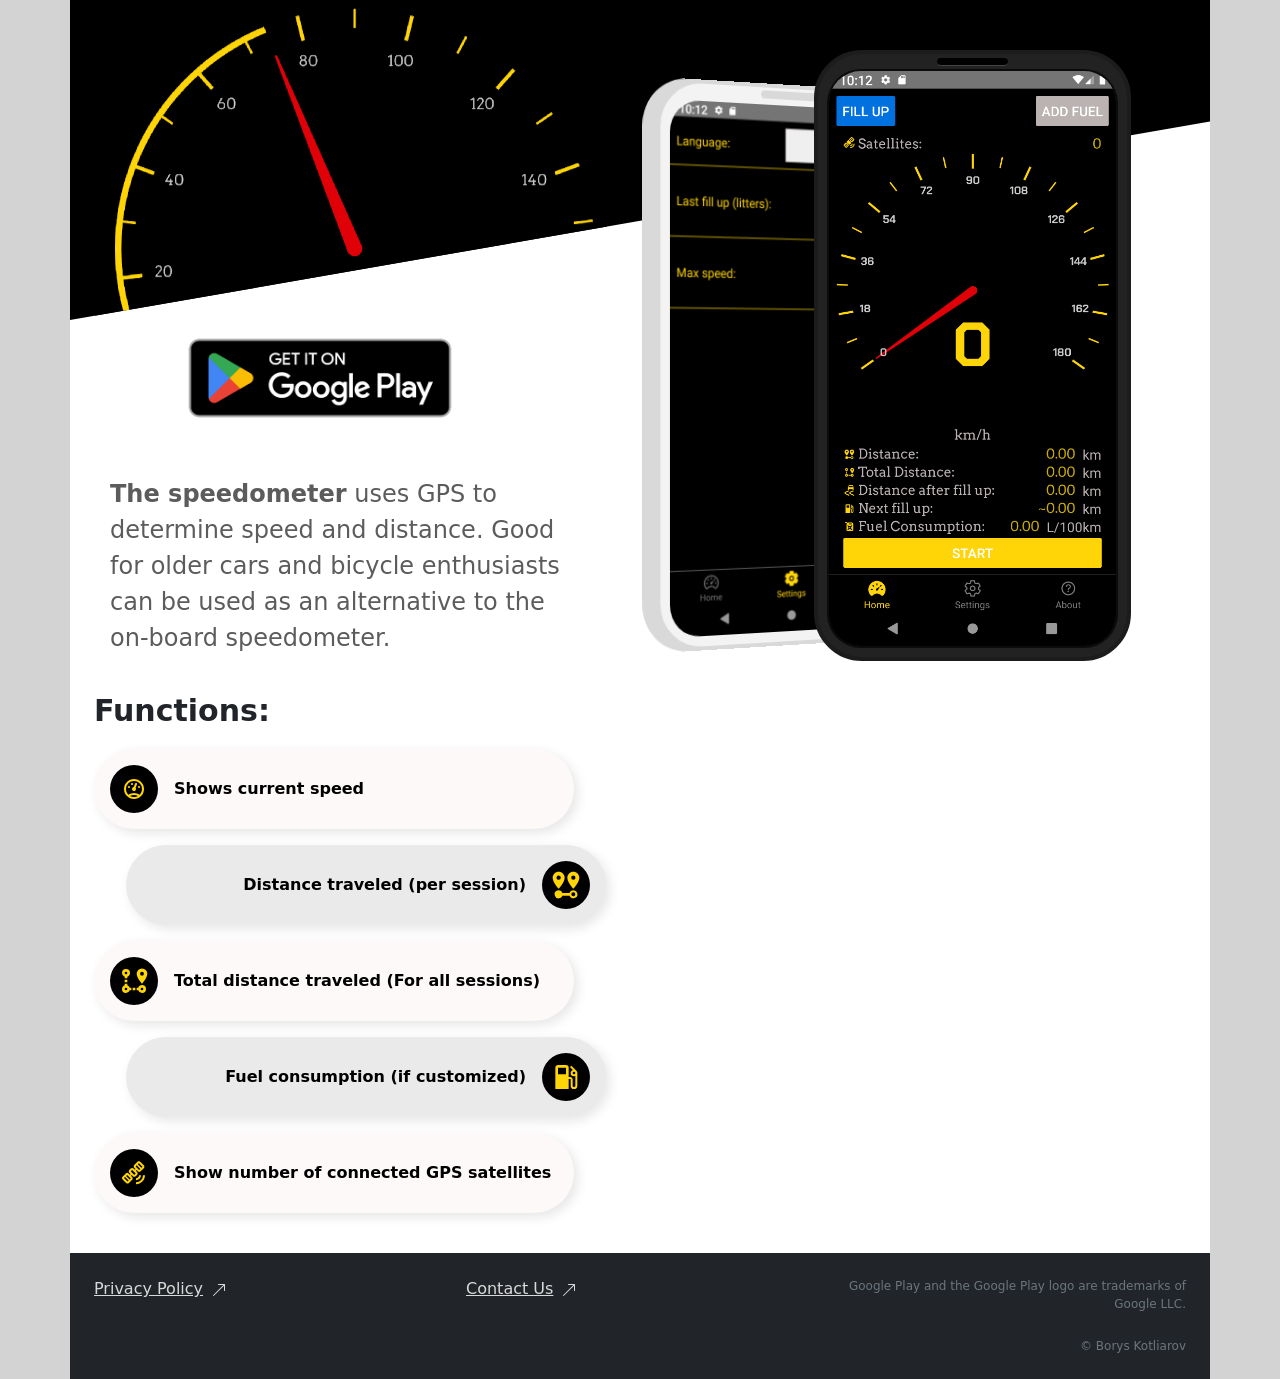
<file: index.html>
<!doctype html><html lang="en"><head><meta charset="utf-8"/><link rel="icon" href="/favicon.ico"/><meta name="viewport" content="width=device-width,initial-scale=1"/><link rel="icon" type="image/png" sizes="32x32" href="/favicon-32x32.png"><link rel="icon" type="image/png" sizes="16x16" href="/favicon-16x16.png"><link rel="mask-icon" href="/safari-pinned-tab.svg" color="#5bbad5"><meta name="msapplication-TileColor" content="#000000"><meta name="theme-color" content="#000000"><meta name="description" content="The speedometer uses GPS to determine speed and distance."/><link rel="apple-touch-icon" href="/logo192.png"/><link rel="manifest" href="/manifest.json"/><title>The Speedometr App</title><script defer="defer" src="/static/js/main.1c29909a.js"></script><link href="/static/css/main.bf19d954.css" rel="stylesheet"></head><body><noscript>You need to enable JavaScript to run this app.</noscript><div id="root"></div></body></html>
</file>
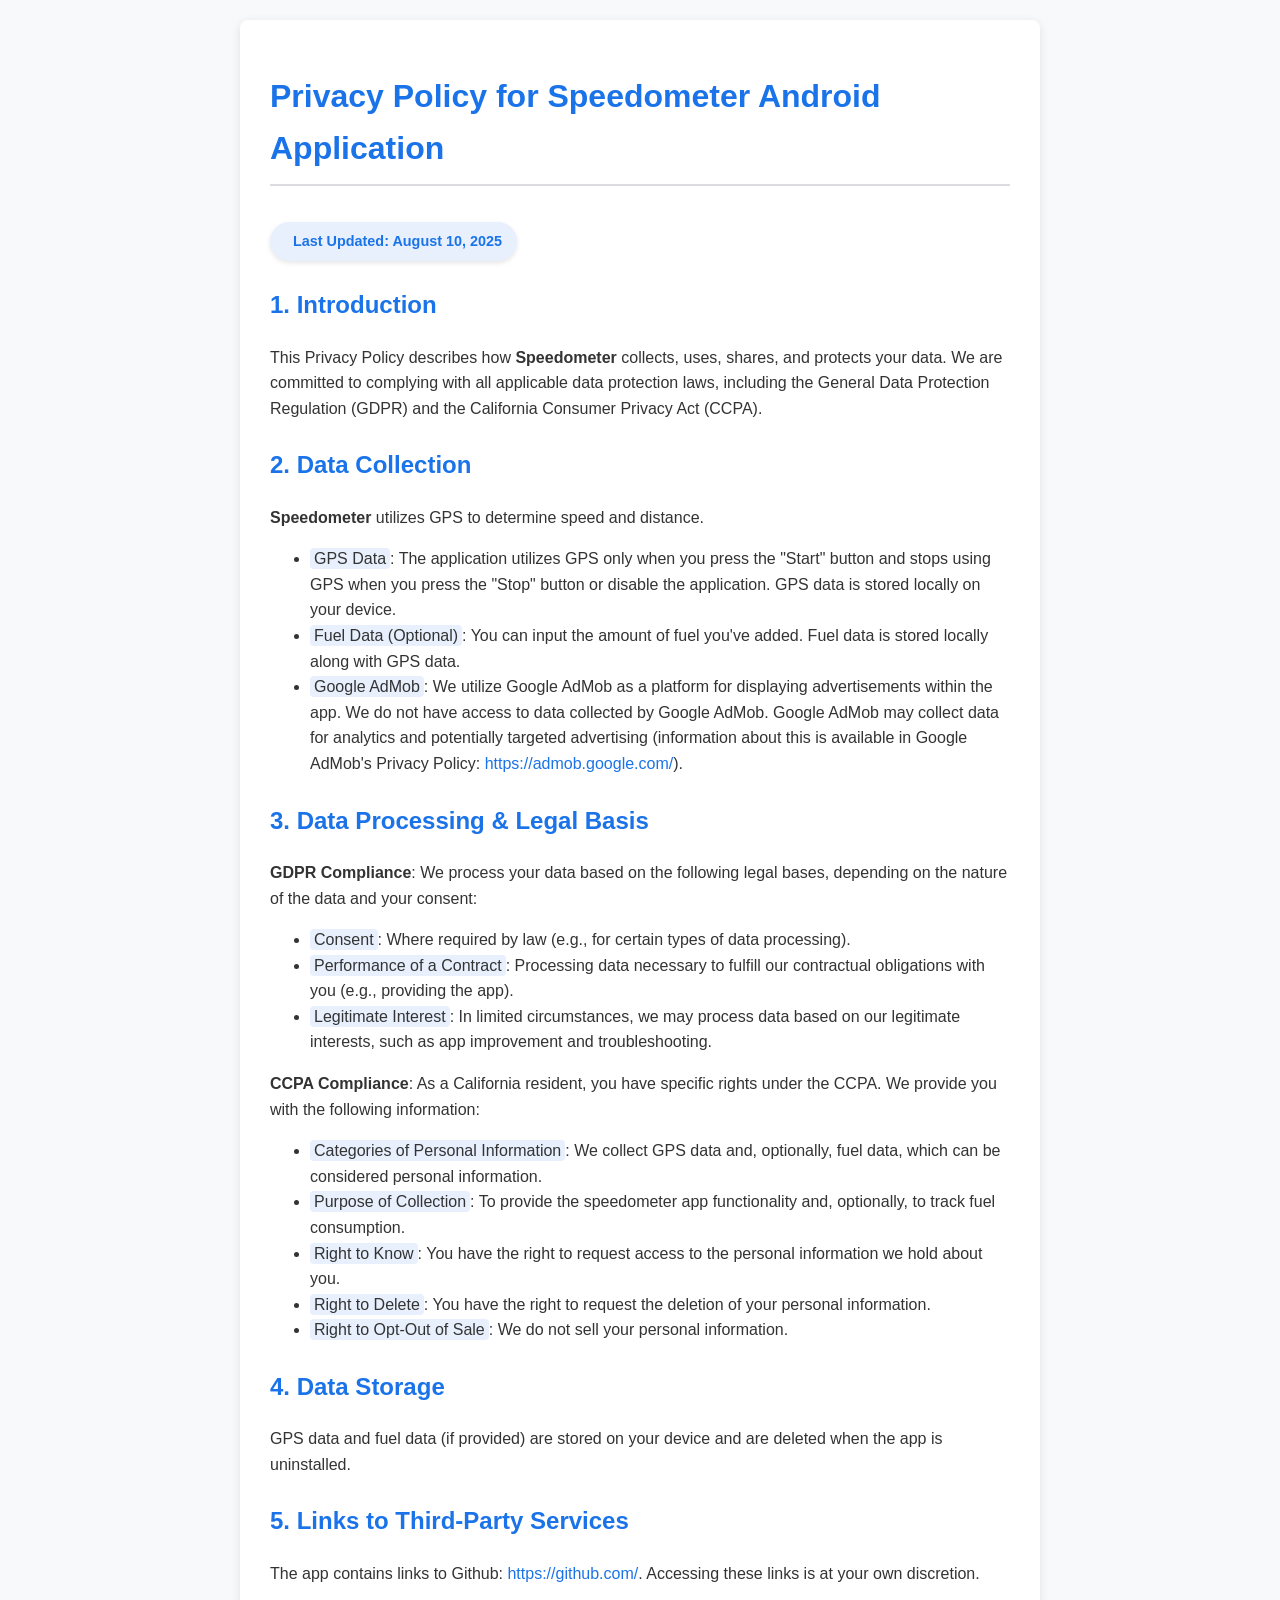
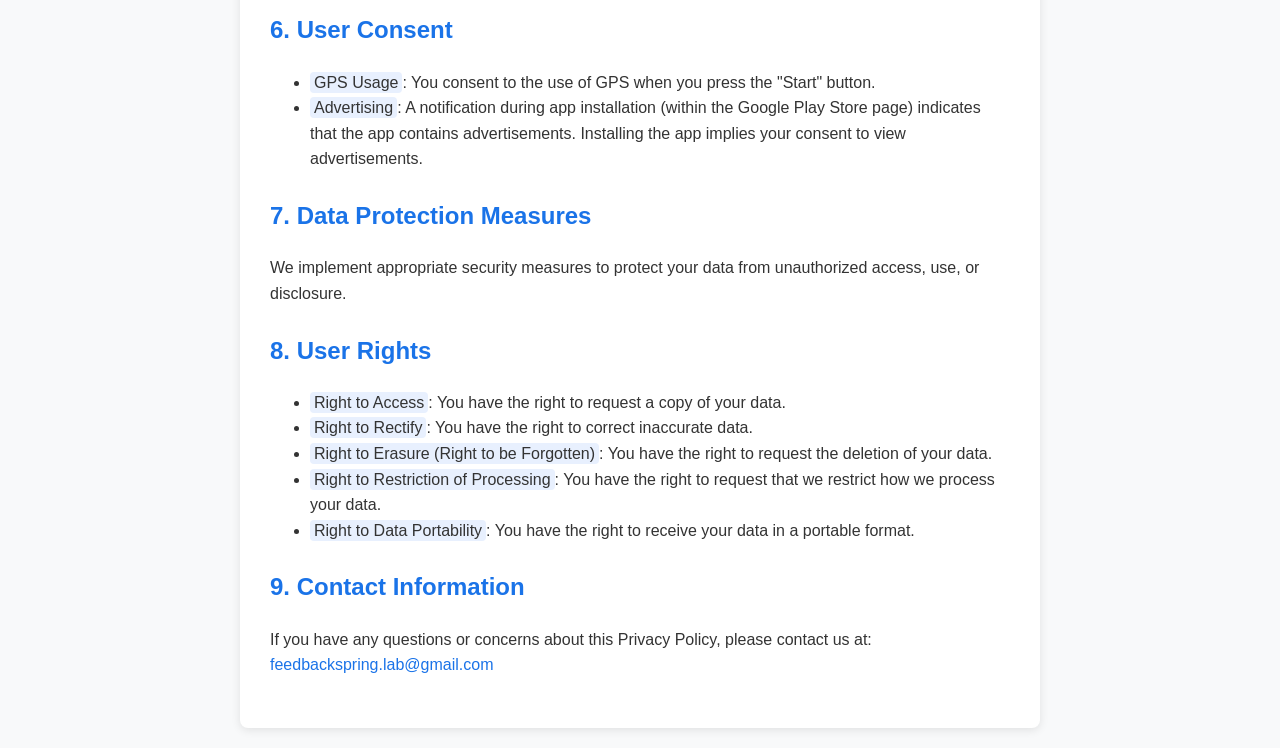
<file: privacy-policy.html>
<!DOCTYPE html>
<html lang="en">
<head>
    <meta charset="UTF-8">
    <meta name="viewport" content="width=device-width, initial-scale=1.0">
    <title>Privacy Policy - Speedometer</title>
    <style>
        body {
            font-family: 'Segoe UI', Tahoma, Geneva, Verdana, sans-serif;
            line-height: 1.6;
            color: #333;
            max-width: 800px;
            margin: 0 auto;
            padding: 20px;
            background-color: #f8f9fa;
        }
        h1 {
            color: #1a73e8;
            border-bottom: 2px solid #dadce0;
            padding-bottom: 10px;
        }
        h2 {
            color: #1a73e8;
            margin-top: 25px;
        }
        a {
            color: #1a73e8;
            text-decoration: none;
        }
        a:hover {
            text-decoration: underline;
        }
        .container {
            background: white;
            padding: 30px;
            border-radius: 8px;
            box-shadow: 0 2px 10px rgba(0,0,0,0.1);
        }
        .highlight {
            background-color: #e8f0fe;
            padding: 2px 4px;
            border-radius: 4px;
            font-weight: 500;
        }
        .section {
            margin-bottom: 20px;
        }
        @media (max-width: 600px) {
            body {
                padding: 10px;
            }
            .container {
                padding: 20px;
            }
        }
        .update-date {
            background: #e8f0fe;
            color: #1a73e8;
            padding: 8px 15px;
            border-radius: 20px;
            display: inline-block;
            margin-top: 15px;
            font-weight: 600;
            font-size: 0.9rem;
            box-shadow: 0 2px 5px rgba(0,0,0,0.1);
        }   

        .update-date i {
            margin-right: 8px;
        }
    </style>
</head>
<body>
    <div class="container">
        <h1>Privacy Policy for <b>Speedometer</b> Android Application</h1>
        
         <div class="update-date">
        <i class="fas fa-sync-alt"></i> Last Updated: August 10, 2025
    </div>

        <div class="section">
            <h2>1. Introduction</h2>
            <p>This Privacy Policy describes how <b>Speedometer</b> collects, uses, shares, and protects your data. We are committed to complying with all applicable data protection laws, including the General Data Protection Regulation (GDPR) and the California Consumer Privacy Act (CCPA).</p>
        </div>

        <div class="section">
            <h2>2. Data Collection</h2>
            <p><b>Speedometer</b> utilizes GPS to determine speed and distance.</p>
            <ul>
                <li><span class="highlight">GPS Data</span>: The application utilizes GPS only when you press the "Start" button and stops using GPS when you press the "Stop" button or disable the application. GPS data is stored locally on your device.</li>
                <li><span class="highlight">Fuel Data (Optional)</span>: You can input the amount of fuel you've added. Fuel data is stored locally along with GPS data.</li>
                <li><span class="highlight">Google AdMob</span>: We utilize Google AdMob as a platform for displaying advertisements within the app. We do not have access to data collected by Google AdMob. Google AdMob may collect data for analytics and potentially targeted advertising (information about this is available in Google AdMob's Privacy Policy: <a href="https://admob.google.com/" target="_blank">https://admob.google.com/</a>).</li>
            </ul>
        </div>

        <div class="section">
            <h2>3. Data Processing & Legal Basis</h2>
            <p><strong>GDPR Compliance</strong>: We process your data based on the following legal bases, depending on the nature of the data and your consent:</p>
            <ul>
                <li><span class="highlight">Consent</span>: Where required by law (e.g., for certain types of data processing).</li>
                <li><span class="highlight">Performance of a Contract</span>: Processing data necessary to fulfill our contractual obligations with you (e.g., providing the app).</li>
                <li><span class="highlight">Legitimate Interest</span>: In limited circumstances, we may process data based on our legitimate interests, such as app improvement and troubleshooting.</li>
            </ul>
            <p><strong>CCPA Compliance</strong>: As a California resident, you have specific rights under the CCPA. We provide you with the following information:</p>
            <ul>
                <li><span class="highlight">Categories of Personal Information</span>: We collect GPS data and, optionally, fuel data, which can be considered personal information.</li>
                <li><span class="highlight">Purpose of Collection</span>: To provide the speedometer app functionality and, optionally, to track fuel consumption.</li>
                <li><span class="highlight">Right to Know</span>: You have the right to request access to the personal information we hold about you.</li>
                <li><span class="highlight">Right to Delete</span>: You have the right to request the deletion of your personal information.</li>
                <li><span class="highlight">Right to Opt-Out of Sale</span>: We do not sell your personal information.</li>
            </ul>
        </div>

        <div class="section">
            <h2>4. Data Storage</h2>
            <p>GPS data and fuel data (if provided) are stored on your device and are deleted when the app is uninstalled.</p>
        </div>

        <div class="section">
            <h2>5. Links to Third-Party Services</h2>
            <p>The app contains links to Github: <a href="https://github.com/" target="_blank">https://github.com/</a>. Accessing these links is at your own discretion.</p>
        </div>

        <div class="section">
            <h2>6. User Consent</h2>
            <ul>
                <li><span class="highlight">GPS Usage</span>: You consent to the use of GPS when you press the "Start" button.</li>
                <li><span class="highlight">Advertising</span>: A notification during app installation (within the Google Play Store page) indicates that the app contains advertisements. Installing the app implies your consent to view advertisements.</li>
            </ul>
        </div>

        <div class="section">
            <h2>7. Data Protection Measures</h2>
            <p>We implement appropriate security measures to protect your data from unauthorized access, use, or disclosure.</p>
        </div>

        <div class="section">
            <h2>8. User Rights</h2>
            <ul>
                <li><span class="highlight">Right to Access</span>: You have the right to request a copy of your data.</li>
                <li><span class="highlight">Right to Rectify</span>: You have the right to correct inaccurate data.</li>
                <li><span class="highlight">Right to Erasure (Right to be Forgotten)</span>: You have the right to request the deletion of your data.</li>
                <li><span class="highlight">Right to Restriction of Processing</span>: You have the right to request that we restrict how we process your data.</li>
                <li><span class="highlight">Right to Data Portability</span>: You have the right to receive your data in a portable format.</li>
            </ul>
        </div>

        <div class="section">
            <h2>9. Contact Information</h2>
            <p>If you have any questions or concerns about this Privacy Policy, please contact us at: <a href="mailto:feedbackspring.lab@gmail.com">feedbackspring.lab@gmail.com</a></p>
        </div>
    </div>
</body>
</html>
</file>
<file: static/css/main.bf19d954.css>
@charset "UTF-8";body{-webkit-font-smoothing:antialiased;-moz-osx-font-smoothing:grayscale;font-family:-apple-system,BlinkMacSystemFont,Segoe UI,Roboto,Oxygen,Ubuntu,Cantarell,Fira Sans,Droid Sans,Helvetica Neue,sans-serif}code{font-family:source-code-pro,Menlo,Monaco,Consolas,Courier New,monospace}/*!
 * Bootstrap  v5.3.2 (https://getbootstrap.com/)
 * Copyright 2011-2023 The Bootstrap Authors
 * Licensed under MIT (https://github.com/twbs/bootstrap/blob/main/LICENSE)
 */:root,[data-bs-theme=light]{--bs-blue:#0d6efd;--bs-indigo:#6610f2;--bs-purple:#6f42c1;--bs-pink:#d63384;--bs-red:#dc3545;--bs-orange:#fd7e14;--bs-yellow:#ffc107;--bs-green:#198754;--bs-teal:#20c997;--bs-cyan:#0dcaf0;--bs-black:#000;--bs-white:#fff;--bs-gray:#6c757d;--bs-gray-dark:#343a40;--bs-gray-100:#f8f9fa;--bs-gray-200:#e9ecef;--bs-gray-300:#dee2e6;--bs-gray-400:#ced4da;--bs-gray-500:#adb5bd;--bs-gray-600:#6c757d;--bs-gray-700:#495057;--bs-gray-800:#343a40;--bs-gray-900:#212529;--bs-primary:#0d6efd;--bs-secondary:#6c757d;--bs-success:#198754;--bs-info:#0dcaf0;--bs-warning:#ffc107;--bs-danger:#dc3545;--bs-light:#f8f9fa;--bs-dark:#212529;--bs-primary-rgb:13,110,253;--bs-secondary-rgb:108,117,125;--bs-success-rgb:25,135,84;--bs-info-rgb:13,202,240;--bs-warning-rgb:255,193,7;--bs-danger-rgb:220,53,69;--bs-light-rgb:248,249,250;--bs-dark-rgb:33,37,41;--bs-primary-text-emphasis:#052c65;--bs-secondary-text-emphasis:#2b2f32;--bs-success-text-emphasis:#0a3622;--bs-info-text-emphasis:#055160;--bs-warning-text-emphasis:#664d03;--bs-danger-text-emphasis:#58151c;--bs-light-text-emphasis:#495057;--bs-dark-text-emphasis:#495057;--bs-primary-bg-subtle:#cfe2ff;--bs-secondary-bg-subtle:#e2e3e5;--bs-success-bg-subtle:#d1e7dd;--bs-info-bg-subtle:#cff4fc;--bs-warning-bg-subtle:#fff3cd;--bs-danger-bg-subtle:#f8d7da;--bs-light-bg-subtle:#fcfcfd;--bs-dark-bg-subtle:#ced4da;--bs-primary-border-subtle:#9ec5fe;--bs-secondary-border-subtle:#c4c8cb;--bs-success-border-subtle:#a3cfbb;--bs-info-border-subtle:#9eeaf9;--bs-warning-border-subtle:#ffe69c;--bs-danger-border-subtle:#f1aeb5;--bs-light-border-subtle:#e9ecef;--bs-dark-border-subtle:#adb5bd;--bs-white-rgb:255,255,255;--bs-black-rgb:0,0,0;--bs-font-sans-serif:system-ui,-apple-system,"Segoe UI",Roboto,"Helvetica Neue","Noto Sans","Liberation Sans",Arial,sans-serif,"Apple Color Emoji","Segoe UI Emoji","Segoe UI Symbol","Noto Color Emoji";--bs-font-monospace:SFMono-Regular,Menlo,Monaco,Consolas,"Liberation Mono","Courier New",monospace;--bs-gradient:linear-gradient(180deg,#ffffff26,#fff0);--bs-body-font-family:var(--bs-font-sans-serif);--bs-body-font-size:1rem;--bs-body-font-weight:400;--bs-body-line-height:1.5;--bs-body-color:#212529;--bs-body-color-rgb:33,37,41;--bs-body-bg:#fff;--bs-body-bg-rgb:255,255,255;--bs-emphasis-color:#000;--bs-emphasis-color-rgb:0,0,0;--bs-secondary-color:#212529bf;--bs-secondary-color-rgb:33,37,41;--bs-secondary-bg:#e9ecef;--bs-secondary-bg-rgb:233,236,239;--bs-tertiary-color:#21252980;--bs-tertiary-color-rgb:33,37,41;--bs-tertiary-bg:#f8f9fa;--bs-tertiary-bg-rgb:248,249,250;--bs-heading-color:inherit;--bs-link-color:#0d6efd;--bs-link-color-rgb:13,110,253;--bs-link-decoration:underline;--bs-link-hover-color:#0a58ca;--bs-link-hover-color-rgb:10,88,202;--bs-code-color:#d63384;--bs-highlight-color:#212529;--bs-highlight-bg:#fff3cd;--bs-border-width:1px;--bs-border-style:solid;--bs-border-color:#dee2e6;--bs-border-color-translucent:rgba(0,0,0,.175);--bs-border-radius:0.375rem;--bs-border-radius-sm:0.25rem;--bs-border-radius-lg:0.5rem;--bs-border-radius-xl:1rem;--bs-border-radius-xxl:2rem;--bs-border-radius-2xl:var(--bs-border-radius-xxl);--bs-border-radius-pill:50rem;--bs-box-shadow:0 0.5rem 1rem #00000026;--bs-box-shadow-sm:0 0.125rem 0.25rem rgba(0,0,0,.075);--bs-box-shadow-lg:0 1rem 3rem rgba(0,0,0,.175);--bs-box-shadow-inset:inset 0 1px 2px rgba(0,0,0,.075);--bs-focus-ring-width:0.25rem;--bs-focus-ring-opacity:0.25;--bs-focus-ring-color:#0d6efd40;--bs-form-valid-color:#198754;--bs-form-valid-border-color:#198754;--bs-form-invalid-color:#dc3545;--bs-form-invalid-border-color:#dc3545}[data-bs-theme=dark]{--bs-body-color:#dee2e6;--bs-body-color-rgb:222,226,230;--bs-body-bg:#212529;--bs-body-bg-rgb:33,37,41;--bs-emphasis-color:#fff;--bs-emphasis-color-rgb:255,255,255;--bs-secondary-color:#dee2e6bf;--bs-secondary-color-rgb:222,226,230;--bs-secondary-bg:#343a40;--bs-secondary-bg-rgb:52,58,64;--bs-tertiary-color:#dee2e680;--bs-tertiary-color-rgb:222,226,230;--bs-tertiary-bg:#2b3035;--bs-tertiary-bg-rgb:43,48,53;--bs-primary-text-emphasis:#6ea8fe;--bs-secondary-text-emphasis:#a7acb1;--bs-success-text-emphasis:#75b798;--bs-info-text-emphasis:#6edff6;--bs-warning-text-emphasis:#ffda6a;--bs-danger-text-emphasis:#ea868f;--bs-light-text-emphasis:#f8f9fa;--bs-dark-text-emphasis:#dee2e6;--bs-primary-bg-subtle:#031633;--bs-secondary-bg-subtle:#161719;--bs-success-bg-subtle:#051b11;--bs-info-bg-subtle:#032830;--bs-warning-bg-subtle:#332701;--bs-danger-bg-subtle:#2c0b0e;--bs-light-bg-subtle:#343a40;--bs-dark-bg-subtle:#1a1d20;--bs-primary-border-subtle:#084298;--bs-secondary-border-subtle:#41464b;--bs-success-border-subtle:#0f5132;--bs-info-border-subtle:#087990;--bs-warning-border-subtle:#997404;--bs-danger-border-subtle:#842029;--bs-light-border-subtle:#495057;--bs-dark-border-subtle:#343a40;--bs-heading-color:inherit;--bs-link-color:#6ea8fe;--bs-link-hover-color:#8bb9fe;--bs-link-color-rgb:110,168,254;--bs-link-hover-color-rgb:139,185,254;--bs-code-color:#e685b5;--bs-highlight-color:#dee2e6;--bs-highlight-bg:#664d03;--bs-border-color:#495057;--bs-border-color-translucent:#ffffff26;--bs-form-valid-color:#75b798;--bs-form-valid-border-color:#75b798;--bs-form-invalid-color:#ea868f;--bs-form-invalid-border-color:#ea868f;color-scheme:dark}*,:after,:before{box-sizing:border-box}@media (prefers-reduced-motion:no-preference){:root{scroll-behavior:smooth}}body{-webkit-text-size-adjust:100%;-webkit-tap-highlight-color:transparent;background-color:#fff;background-color:var(--bs-body-bg);color:#212529;color:var(--bs-body-color);font-family:system-ui,-apple-system,Segoe UI,Roboto,Helvetica Neue,Noto Sans,Liberation Sans,Arial,sans-serif,Apple Color Emoji,Segoe UI Emoji,Segoe UI Symbol,Noto Color Emoji;font-family:var(--bs-body-font-family);font-size:1rem;font-size:var(--bs-body-font-size);font-weight:400;font-weight:var(--bs-body-font-weight);line-height:1.5;line-height:var(--bs-body-line-height);margin:0;text-align:var(--bs-body-text-align)}hr{border:0;border-top:1px solid;border-top:var(--bs-border-width) solid;color:inherit;margin:1rem 0;opacity:.25}.h1,.h2,.h3,.h4,.h5,.h6,h1,h2,h3,h4,h5,h6{color:inherit;color:var(--bs-heading-color);font-weight:500;line-height:1.2;margin-bottom:.5rem;margin-top:0}.h1,h1{font-size:calc(1.375rem + 1.5vw)}@media (min-width:1200px){.h1,h1{font-size:2.5rem}}.h2,h2{font-size:calc(1.325rem + .9vw)}@media (min-width:1200px){.h2,h2{font-size:2rem}}.h3,h3{font-size:calc(1.3rem + .6vw)}@media (min-width:1200px){.h3,h3{font-size:1.75rem}}.h4,h4{font-size:calc(1.275rem + .3vw)}@media (min-width:1200px){.h4,h4{font-size:1.5rem}}.h5,h5{font-size:1.25rem}.h6,h6{font-size:1rem}p{margin-bottom:1rem;margin-top:0}abbr[title]{cursor:help;-webkit-text-decoration:underline dotted;text-decoration:underline dotted;-webkit-text-decoration-skip-ink:none;text-decoration-skip-ink:none}address{font-style:normal;line-height:inherit;margin-bottom:1rem}ol,ul{padding-left:2rem}dl,ol,ul{margin-bottom:1rem;margin-top:0}ol ol,ol ul,ul ol,ul ul{margin-bottom:0}dt{font-weight:700}dd{margin-bottom:.5rem;margin-left:0}blockquote{margin:0 0 1rem}b,strong{font-weight:bolder}.small,small{font-size:.875em}.mark,mark{background-color:#fff3cd;background-color:var(--bs-highlight-bg);color:#212529;color:var(--bs-highlight-color);padding:.1875em}sub,sup{font-size:.75em;line-height:0;position:relative;vertical-align:initial}sub{bottom:-.25em}sup{top:-.5em}a{color:#0d6efd;color:rgba(var(--bs-link-color-rgb),var(--bs-link-opacity,1));text-decoration:underline}a:hover{--bs-link-color-rgb:var(--bs-link-hover-color-rgb)}a:not([href]):not([class]),a:not([href]):not([class]):hover{color:inherit;text-decoration:none}code,kbd,pre,samp{font-family:SFMono-Regular,Menlo,Monaco,Consolas,Liberation Mono,Courier New,monospace;font-family:var(--bs-font-monospace);font-size:1em}pre{display:block;font-size:.875em;margin-bottom:1rem;margin-top:0;overflow:auto}pre code{color:inherit;font-size:inherit;word-break:normal}code{word-wrap:break-word;color:#d63384;color:var(--bs-code-color);font-size:.875em}a>code{color:inherit}kbd{background-color:#212529;background-color:var(--bs-body-color);border-radius:.25rem;color:#fff;color:var(--bs-body-bg);font-size:.875em;padding:.1875rem .375rem}kbd kbd{font-size:1em;padding:0}figure{margin:0 0 1rem}img,svg{vertical-align:middle}table{border-collapse:collapse;caption-side:bottom}caption{color:#212529bf;color:var(--bs-secondary-color);padding-bottom:.5rem;padding-top:.5rem;text-align:left}th{text-align:inherit;text-align:-webkit-match-parent}tbody,td,tfoot,th,thead,tr{border:0 solid;border-color:inherit}label{display:inline-block}button{border-radius:0}button:focus:not(:focus-visible){outline:0}button,input,optgroup,select,textarea{font-family:inherit;font-size:inherit;line-height:inherit;margin:0}button,select{text-transform:none}[role=button]{cursor:pointer}select{word-wrap:normal}select:disabled{opacity:1}[list]:not([type=date]):not([type=datetime-local]):not([type=month]):not([type=week]):not([type=time])::-webkit-calendar-picker-indicator{display:none!important}[type=button],[type=reset],[type=submit],button{-webkit-appearance:button}[type=button]:not(:disabled),[type=reset]:not(:disabled),[type=submit]:not(:disabled),button:not(:disabled){cursor:pointer}::-moz-focus-inner{border-style:none;padding:0}textarea{resize:vertical}fieldset{border:0;margin:0;min-width:0;padding:0}legend{float:left;font-size:calc(1.275rem + .3vw);line-height:inherit;margin-bottom:.5rem;padding:0;width:100%}@media (min-width:1200px){legend{font-size:1.5rem}}legend+*{clear:left}::-webkit-datetime-edit-day-field,::-webkit-datetime-edit-fields-wrapper,::-webkit-datetime-edit-hour-field,::-webkit-datetime-edit-minute,::-webkit-datetime-edit-month-field,::-webkit-datetime-edit-text,::-webkit-datetime-edit-year-field{padding:0}::-webkit-inner-spin-button{height:auto}[type=search]{-webkit-appearance:textfield;outline-offset:-2px}::-webkit-search-decoration{-webkit-appearance:none}::-webkit-color-swatch-wrapper{padding:0}::-webkit-file-upload-button{-webkit-appearance:button;font:inherit}::file-selector-button{-webkit-appearance:button;font:inherit}output{display:inline-block}iframe{border:0}summary{cursor:pointer;display:list-item}progress{vertical-align:initial}[hidden]{display:none!important}.lead{font-size:1.25rem;font-weight:300}.display-1{font-size:calc(1.625rem + 4.5vw);font-weight:300;line-height:1.2}@media (min-width:1200px){.display-1{font-size:5rem}}.display-2{font-size:calc(1.575rem + 3.9vw);font-weight:300;line-height:1.2}@media (min-width:1200px){.display-2{font-size:4.5rem}}.display-3{font-size:calc(1.525rem + 3.3vw);font-weight:300;line-height:1.2}@media (min-width:1200px){.display-3{font-size:4rem}}.display-4{font-size:calc(1.475rem + 2.7vw);font-weight:300;line-height:1.2}@media (min-width:1200px){.display-4{font-size:3.5rem}}.display-5{font-size:calc(1.425rem + 2.1vw);font-weight:300;line-height:1.2}@media (min-width:1200px){.display-5{font-size:3rem}}.display-6{font-size:calc(1.375rem + 1.5vw);font-weight:300;line-height:1.2}@media (min-width:1200px){.display-6{font-size:2.5rem}}.list-inline,.list-unstyled{list-style:none;padding-left:0}.list-inline-item{display:inline-block}.list-inline-item:not(:last-child){margin-right:.5rem}.initialism{font-size:.875em;text-transform:uppercase}.blockquote{font-size:1.25rem;margin-bottom:1rem}.blockquote>:last-child{margin-bottom:0}.blockquote-footer{color:#6c757d;font-size:.875em;margin-bottom:1rem;margin-top:-1rem}.blockquote-footer:before{content:"— "}.img-fluid,.img-thumbnail{height:auto;max-width:100%}.img-thumbnail{background-color:#fff;background-color:var(--bs-body-bg);border:1px solid #dee2e6;border:var(--bs-border-width) solid var(--bs-border-color);border-radius:.375rem;border-radius:var(--bs-border-radius);padding:.25rem}.figure{display:inline-block}.figure-img{line-height:1;margin-bottom:.5rem}.figure-caption{color:#212529bf;color:var(--bs-secondary-color);font-size:.875em}.container,.container-fluid,.container-lg,.container-md,.container-sm,.container-xl,.container-xxl{--bs-gutter-x:1.5rem;--bs-gutter-y:0;margin-left:auto;margin-right:auto;padding-left:calc(var(--bs-gutter-x)*.5);padding-right:calc(var(--bs-gutter-x)*.5);width:100%}@media (min-width:576px){.container,.container-sm{max-width:540px}}@media (min-width:768px){.container,.container-md,.container-sm{max-width:720px}}@media (min-width:992px){.container,.container-lg,.container-md,.container-sm{max-width:960px}}@media (min-width:1200px){.container,.container-lg,.container-md,.container-sm,.container-xl{max-width:1140px}}@media (min-width:1400px){.container,.container-lg,.container-md,.container-sm,.container-xl,.container-xxl{max-width:1320px}}:root{--bs-breakpoint-xs:0;--bs-breakpoint-sm:576px;--bs-breakpoint-md:768px;--bs-breakpoint-lg:992px;--bs-breakpoint-xl:1200px;--bs-breakpoint-xxl:1400px}.row{--bs-gutter-x:1.5rem;--bs-gutter-y:0;display:flex;flex-wrap:wrap;margin-left:calc(var(--bs-gutter-x)*-.5);margin-right:calc(var(--bs-gutter-x)*-.5);margin-top:calc(var(--bs-gutter-y)*-1)}.row>*{flex-shrink:0;margin-top:var(--bs-gutter-y);max-width:100%;padding-left:calc(var(--bs-gutter-x)*.5);padding-right:calc(var(--bs-gutter-x)*.5);width:100%}.col{flex:1 0}.row-cols-auto>*{flex:0 0 auto;width:auto}.row-cols-1>*{flex:0 0 auto;width:100%}.row-cols-2>*{flex:0 0 auto;width:50%}.row-cols-3>*{flex:0 0 auto;width:33.33333333%}.row-cols-4>*{flex:0 0 auto;width:25%}.row-cols-5>*{flex:0 0 auto;width:20%}.row-cols-6>*{flex:0 0 auto;width:16.66666667%}.col-auto{flex:0 0 auto;width:auto}.col-1{flex:0 0 auto;width:8.33333333%}.col-2{flex:0 0 auto;width:16.66666667%}.col-3{flex:0 0 auto;width:25%}.col-4{flex:0 0 auto;width:33.33333333%}.col-5{flex:0 0 auto;width:41.66666667%}.col-6{flex:0 0 auto;width:50%}.col-7{flex:0 0 auto;width:58.33333333%}.col-8{flex:0 0 auto;width:66.66666667%}.col-9{flex:0 0 auto;width:75%}.col-10{flex:0 0 auto;width:83.33333333%}.col-11{flex:0 0 auto;width:91.66666667%}.col-12{flex:0 0 auto;width:100%}.offset-1{margin-left:8.33333333%}.offset-2{margin-left:16.66666667%}.offset-3{margin-left:25%}.offset-4{margin-left:33.33333333%}.offset-5{margin-left:41.66666667%}.offset-6{margin-left:50%}.offset-7{margin-left:58.33333333%}.offset-8{margin-left:66.66666667%}.offset-9{margin-left:75%}.offset-10{margin-left:83.33333333%}.offset-11{margin-left:91.66666667%}.g-0,.gx-0{--bs-gutter-x:0}.g-0,.gy-0{--bs-gutter-y:0}.g-1,.gx-1{--bs-gutter-x:0.25rem}.g-1,.gy-1{--bs-gutter-y:0.25rem}.g-2,.gx-2{--bs-gutter-x:0.5rem}.g-2,.gy-2{--bs-gutter-y:0.5rem}.g-3,.gx-3{--bs-gutter-x:1rem}.g-3,.gy-3{--bs-gutter-y:1rem}.g-4,.gx-4{--bs-gutter-x:1.5rem}.g-4,.gy-4{--bs-gutter-y:1.5rem}.g-5,.gx-5{--bs-gutter-x:3rem}.g-5,.gy-5{--bs-gutter-y:3rem}@media (min-width:576px){.col-sm{flex:1 0}.row-cols-sm-auto>*{flex:0 0 auto;width:auto}.row-cols-sm-1>*{flex:0 0 auto;width:100%}.row-cols-sm-2>*{flex:0 0 auto;width:50%}.row-cols-sm-3>*{flex:0 0 auto;width:33.33333333%}.row-cols-sm-4>*{flex:0 0 auto;width:25%}.row-cols-sm-5>*{flex:0 0 auto;width:20%}.row-cols-sm-6>*{flex:0 0 auto;width:16.66666667%}.col-sm-auto{flex:0 0 auto;width:auto}.col-sm-1{flex:0 0 auto;width:8.33333333%}.col-sm-2{flex:0 0 auto;width:16.66666667%}.col-sm-3{flex:0 0 auto;width:25%}.col-sm-4{flex:0 0 auto;width:33.33333333%}.col-sm-5{flex:0 0 auto;width:41.66666667%}.col-sm-6{flex:0 0 auto;width:50%}.col-sm-7{flex:0 0 auto;width:58.33333333%}.col-sm-8{flex:0 0 auto;width:66.66666667%}.col-sm-9{flex:0 0 auto;width:75%}.col-sm-10{flex:0 0 auto;width:83.33333333%}.col-sm-11{flex:0 0 auto;width:91.66666667%}.col-sm-12{flex:0 0 auto;width:100%}.offset-sm-0{margin-left:0}.offset-sm-1{margin-left:8.33333333%}.offset-sm-2{margin-left:16.66666667%}.offset-sm-3{margin-left:25%}.offset-sm-4{margin-left:33.33333333%}.offset-sm-5{margin-left:41.66666667%}.offset-sm-6{margin-left:50%}.offset-sm-7{margin-left:58.33333333%}.offset-sm-8{margin-left:66.66666667%}.offset-sm-9{margin-left:75%}.offset-sm-10{margin-left:83.33333333%}.offset-sm-11{margin-left:91.66666667%}.g-sm-0,.gx-sm-0{--bs-gutter-x:0}.g-sm-0,.gy-sm-0{--bs-gutter-y:0}.g-sm-1,.gx-sm-1{--bs-gutter-x:0.25rem}.g-sm-1,.gy-sm-1{--bs-gutter-y:0.25rem}.g-sm-2,.gx-sm-2{--bs-gutter-x:0.5rem}.g-sm-2,.gy-sm-2{--bs-gutter-y:0.5rem}.g-sm-3,.gx-sm-3{--bs-gutter-x:1rem}.g-sm-3,.gy-sm-3{--bs-gutter-y:1rem}.g-sm-4,.gx-sm-4{--bs-gutter-x:1.5rem}.g-sm-4,.gy-sm-4{--bs-gutter-y:1.5rem}.g-sm-5,.gx-sm-5{--bs-gutter-x:3rem}.g-sm-5,.gy-sm-5{--bs-gutter-y:3rem}}@media (min-width:768px){.col-md{flex:1 0}.row-cols-md-auto>*{flex:0 0 auto;width:auto}.row-cols-md-1>*{flex:0 0 auto;width:100%}.row-cols-md-2>*{flex:0 0 auto;width:50%}.row-cols-md-3>*{flex:0 0 auto;width:33.33333333%}.row-cols-md-4>*{flex:0 0 auto;width:25%}.row-cols-md-5>*{flex:0 0 auto;width:20%}.row-cols-md-6>*{flex:0 0 auto;width:16.66666667%}.col-md-auto{flex:0 0 auto;width:auto}.col-md-1{flex:0 0 auto;width:8.33333333%}.col-md-2{flex:0 0 auto;width:16.66666667%}.col-md-3{flex:0 0 auto;width:25%}.col-md-4{flex:0 0 auto;width:33.33333333%}.col-md-5{flex:0 0 auto;width:41.66666667%}.col-md-6{flex:0 0 auto;width:50%}.col-md-7{flex:0 0 auto;width:58.33333333%}.col-md-8{flex:0 0 auto;width:66.66666667%}.col-md-9{flex:0 0 auto;width:75%}.col-md-10{flex:0 0 auto;width:83.33333333%}.col-md-11{flex:0 0 auto;width:91.66666667%}.col-md-12{flex:0 0 auto;width:100%}.offset-md-0{margin-left:0}.offset-md-1{margin-left:8.33333333%}.offset-md-2{margin-left:16.66666667%}.offset-md-3{margin-left:25%}.offset-md-4{margin-left:33.33333333%}.offset-md-5{margin-left:41.66666667%}.offset-md-6{margin-left:50%}.offset-md-7{margin-left:58.33333333%}.offset-md-8{margin-left:66.66666667%}.offset-md-9{margin-left:75%}.offset-md-10{margin-left:83.33333333%}.offset-md-11{margin-left:91.66666667%}.g-md-0,.gx-md-0{--bs-gutter-x:0}.g-md-0,.gy-md-0{--bs-gutter-y:0}.g-md-1,.gx-md-1{--bs-gutter-x:0.25rem}.g-md-1,.gy-md-1{--bs-gutter-y:0.25rem}.g-md-2,.gx-md-2{--bs-gutter-x:0.5rem}.g-md-2,.gy-md-2{--bs-gutter-y:0.5rem}.g-md-3,.gx-md-3{--bs-gutter-x:1rem}.g-md-3,.gy-md-3{--bs-gutter-y:1rem}.g-md-4,.gx-md-4{--bs-gutter-x:1.5rem}.g-md-4,.gy-md-4{--bs-gutter-y:1.5rem}.g-md-5,.gx-md-5{--bs-gutter-x:3rem}.g-md-5,.gy-md-5{--bs-gutter-y:3rem}}@media (min-width:992px){.col-lg{flex:1 0}.row-cols-lg-auto>*{flex:0 0 auto;width:auto}.row-cols-lg-1>*{flex:0 0 auto;width:100%}.row-cols-lg-2>*{flex:0 0 auto;width:50%}.row-cols-lg-3>*{flex:0 0 auto;width:33.33333333%}.row-cols-lg-4>*{flex:0 0 auto;width:25%}.row-cols-lg-5>*{flex:0 0 auto;width:20%}.row-cols-lg-6>*{flex:0 0 auto;width:16.66666667%}.col-lg-auto{flex:0 0 auto;width:auto}.col-lg-1{flex:0 0 auto;width:8.33333333%}.col-lg-2{flex:0 0 auto;width:16.66666667%}.col-lg-3{flex:0 0 auto;width:25%}.col-lg-4{flex:0 0 auto;width:33.33333333%}.col-lg-5{flex:0 0 auto;width:41.66666667%}.col-lg-6{flex:0 0 auto;width:50%}.col-lg-7{flex:0 0 auto;width:58.33333333%}.col-lg-8{flex:0 0 auto;width:66.66666667%}.col-lg-9{flex:0 0 auto;width:75%}.col-lg-10{flex:0 0 auto;width:83.33333333%}.col-lg-11{flex:0 0 auto;width:91.66666667%}.col-lg-12{flex:0 0 auto;width:100%}.offset-lg-0{margin-left:0}.offset-lg-1{margin-left:8.33333333%}.offset-lg-2{margin-left:16.66666667%}.offset-lg-3{margin-left:25%}.offset-lg-4{margin-left:33.33333333%}.offset-lg-5{margin-left:41.66666667%}.offset-lg-6{margin-left:50%}.offset-lg-7{margin-left:58.33333333%}.offset-lg-8{margin-left:66.66666667%}.offset-lg-9{margin-left:75%}.offset-lg-10{margin-left:83.33333333%}.offset-lg-11{margin-left:91.66666667%}.g-lg-0,.gx-lg-0{--bs-gutter-x:0}.g-lg-0,.gy-lg-0{--bs-gutter-y:0}.g-lg-1,.gx-lg-1{--bs-gutter-x:0.25rem}.g-lg-1,.gy-lg-1{--bs-gutter-y:0.25rem}.g-lg-2,.gx-lg-2{--bs-gutter-x:0.5rem}.g-lg-2,.gy-lg-2{--bs-gutter-y:0.5rem}.g-lg-3,.gx-lg-3{--bs-gutter-x:1rem}.g-lg-3,.gy-lg-3{--bs-gutter-y:1rem}.g-lg-4,.gx-lg-4{--bs-gutter-x:1.5rem}.g-lg-4,.gy-lg-4{--bs-gutter-y:1.5rem}.g-lg-5,.gx-lg-5{--bs-gutter-x:3rem}.g-lg-5,.gy-lg-5{--bs-gutter-y:3rem}}@media (min-width:1200px){.col-xl{flex:1 0}.row-cols-xl-auto>*{flex:0 0 auto;width:auto}.row-cols-xl-1>*{flex:0 0 auto;width:100%}.row-cols-xl-2>*{flex:0 0 auto;width:50%}.row-cols-xl-3>*{flex:0 0 auto;width:33.33333333%}.row-cols-xl-4>*{flex:0 0 auto;width:25%}.row-cols-xl-5>*{flex:0 0 auto;width:20%}.row-cols-xl-6>*{flex:0 0 auto;width:16.66666667%}.col-xl-auto{flex:0 0 auto;width:auto}.col-xl-1{flex:0 0 auto;width:8.33333333%}.col-xl-2{flex:0 0 auto;width:16.66666667%}.col-xl-3{flex:0 0 auto;width:25%}.col-xl-4{flex:0 0 auto;width:33.33333333%}.col-xl-5{flex:0 0 auto;width:41.66666667%}.col-xl-6{flex:0 0 auto;width:50%}.col-xl-7{flex:0 0 auto;width:58.33333333%}.col-xl-8{flex:0 0 auto;width:66.66666667%}.col-xl-9{flex:0 0 auto;width:75%}.col-xl-10{flex:0 0 auto;width:83.33333333%}.col-xl-11{flex:0 0 auto;width:91.66666667%}.col-xl-12{flex:0 0 auto;width:100%}.offset-xl-0{margin-left:0}.offset-xl-1{margin-left:8.33333333%}.offset-xl-2{margin-left:16.66666667%}.offset-xl-3{margin-left:25%}.offset-xl-4{margin-left:33.33333333%}.offset-xl-5{margin-left:41.66666667%}.offset-xl-6{margin-left:50%}.offset-xl-7{margin-left:58.33333333%}.offset-xl-8{margin-left:66.66666667%}.offset-xl-9{margin-left:75%}.offset-xl-10{margin-left:83.33333333%}.offset-xl-11{margin-left:91.66666667%}.g-xl-0,.gx-xl-0{--bs-gutter-x:0}.g-xl-0,.gy-xl-0{--bs-gutter-y:0}.g-xl-1,.gx-xl-1{--bs-gutter-x:0.25rem}.g-xl-1,.gy-xl-1{--bs-gutter-y:0.25rem}.g-xl-2,.gx-xl-2{--bs-gutter-x:0.5rem}.g-xl-2,.gy-xl-2{--bs-gutter-y:0.5rem}.g-xl-3,.gx-xl-3{--bs-gutter-x:1rem}.g-xl-3,.gy-xl-3{--bs-gutter-y:1rem}.g-xl-4,.gx-xl-4{--bs-gutter-x:1.5rem}.g-xl-4,.gy-xl-4{--bs-gutter-y:1.5rem}.g-xl-5,.gx-xl-5{--bs-gutter-x:3rem}.g-xl-5,.gy-xl-5{--bs-gutter-y:3rem}}@media (min-width:1400px){.col-xxl{flex:1 0}.row-cols-xxl-auto>*{flex:0 0 auto;width:auto}.row-cols-xxl-1>*{flex:0 0 auto;width:100%}.row-cols-xxl-2>*{flex:0 0 auto;width:50%}.row-cols-xxl-3>*{flex:0 0 auto;width:33.33333333%}.row-cols-xxl-4>*{flex:0 0 auto;width:25%}.row-cols-xxl-5>*{flex:0 0 auto;width:20%}.row-cols-xxl-6>*{flex:0 0 auto;width:16.66666667%}.col-xxl-auto{flex:0 0 auto;width:auto}.col-xxl-1{flex:0 0 auto;width:8.33333333%}.col-xxl-2{flex:0 0 auto;width:16.66666667%}.col-xxl-3{flex:0 0 auto;width:25%}.col-xxl-4{flex:0 0 auto;width:33.33333333%}.col-xxl-5{flex:0 0 auto;width:41.66666667%}.col-xxl-6{flex:0 0 auto;width:50%}.col-xxl-7{flex:0 0 auto;width:58.33333333%}.col-xxl-8{flex:0 0 auto;width:66.66666667%}.col-xxl-9{flex:0 0 auto;width:75%}.col-xxl-10{flex:0 0 auto;width:83.33333333%}.col-xxl-11{flex:0 0 auto;width:91.66666667%}.col-xxl-12{flex:0 0 auto;width:100%}.offset-xxl-0{margin-left:0}.offset-xxl-1{margin-left:8.33333333%}.offset-xxl-2{margin-left:16.66666667%}.offset-xxl-3{margin-left:25%}.offset-xxl-4{margin-left:33.33333333%}.offset-xxl-5{margin-left:41.66666667%}.offset-xxl-6{margin-left:50%}.offset-xxl-7{margin-left:58.33333333%}.offset-xxl-8{margin-left:66.66666667%}.offset-xxl-9{margin-left:75%}.offset-xxl-10{margin-left:83.33333333%}.offset-xxl-11{margin-left:91.66666667%}.g-xxl-0,.gx-xxl-0{--bs-gutter-x:0}.g-xxl-0,.gy-xxl-0{--bs-gutter-y:0}.g-xxl-1,.gx-xxl-1{--bs-gutter-x:0.25rem}.g-xxl-1,.gy-xxl-1{--bs-gutter-y:0.25rem}.g-xxl-2,.gx-xxl-2{--bs-gutter-x:0.5rem}.g-xxl-2,.gy-xxl-2{--bs-gutter-y:0.5rem}.g-xxl-3,.gx-xxl-3{--bs-gutter-x:1rem}.g-xxl-3,.gy-xxl-3{--bs-gutter-y:1rem}.g-xxl-4,.gx-xxl-4{--bs-gutter-x:1.5rem}.g-xxl-4,.gy-xxl-4{--bs-gutter-y:1.5rem}.g-xxl-5,.gx-xxl-5{--bs-gutter-x:3rem}.g-xxl-5,.gy-xxl-5{--bs-gutter-y:3rem}}.table{--bs-table-color-type:initial;--bs-table-bg-type:initial;--bs-table-color-state:initial;--bs-table-bg-state:initial;--bs-table-color:var(--bs-emphasis-color);--bs-table-bg:var(--bs-body-bg);--bs-table-border-color:var(--bs-border-color);--bs-table-accent-bg:#0000;--bs-table-striped-color:var(--bs-emphasis-color);--bs-table-striped-bg:rgba(var(--bs-emphasis-color-rgb),0.05);--bs-table-active-color:var(--bs-emphasis-color);--bs-table-active-bg:rgba(var(--bs-emphasis-color-rgb),0.1);--bs-table-hover-color:var(--bs-emphasis-color);--bs-table-hover-bg:rgba(var(--bs-emphasis-color-rgb),0.075);border-color:var(--bs-table-border-color);margin-bottom:1rem;vertical-align:top;width:100%}.table>:not(caption)>*>*{background-color:var(--bs-table-bg);border-bottom-width:1px;border-bottom-width:var(--bs-border-width);box-shadow:inset 0 0 0 9999px var(--bs-table-accent-bg);box-shadow:inset 0 0 0 9999px var(--bs-table-bg-state,var(--bs-table-bg-type,var(--bs-table-accent-bg)));color:var(--bs-table-color);color:var(--bs-table-color-state,var(--bs-table-color-type,var(--bs-table-color)));padding:.5rem}.table>tbody{vertical-align:inherit}.table>thead{vertical-align:bottom}.table-group-divider{border-top:2px solid;border-top:calc(var(--bs-border-width)*2) solid}.caption-top{caption-side:top}.table-sm>:not(caption)>*>*{padding:.25rem}.table-bordered>:not(caption)>*{border-width:1px 0;border-width:var(--bs-border-width) 0}.table-bordered>:not(caption)>*>*{border-width:0 1px;border-width:0 var(--bs-border-width)}.table-borderless>:not(caption)>*>*{border-bottom-width:0}.table-borderless>:not(:first-child){border-top-width:0}.table-striped-columns>:not(caption)>tr>:nth-child(2n),.table-striped>tbody>tr:nth-of-type(odd)>*{--bs-table-color-type:var(--bs-table-striped-color);--bs-table-bg-type:var(--bs-table-striped-bg)}.table-active{--bs-table-color-state:var(--bs-table-active-color);--bs-table-bg-state:var(--bs-table-active-bg)}.table-hover>tbody>tr:hover>*{--bs-table-color-state:var(--bs-table-hover-color);--bs-table-bg-state:var(--bs-table-hover-bg)}.table-primary{--bs-table-color:#000;--bs-table-bg:#cfe2ff;--bs-table-border-color:#a6b5cc;--bs-table-striped-bg:#c5d7f2;--bs-table-striped-color:#000;--bs-table-active-bg:#bacbe6;--bs-table-active-color:#000;--bs-table-hover-bg:#bfd1ec;--bs-table-hover-color:#000}.table-primary,.table-secondary{border-color:var(--bs-table-border-color);color:var(--bs-table-color)}.table-secondary{--bs-table-color:#000;--bs-table-bg:#e2e3e5;--bs-table-border-color:#b5b6b7;--bs-table-striped-bg:#d7d8da;--bs-table-striped-color:#000;--bs-table-active-bg:#cbccce;--bs-table-active-color:#000;--bs-table-hover-bg:#d1d2d4;--bs-table-hover-color:#000}.table-success{--bs-table-color:#000;--bs-table-bg:#d1e7dd;--bs-table-border-color:#a7b9b1;--bs-table-striped-bg:#c7dbd2;--bs-table-striped-color:#000;--bs-table-active-bg:#bcd0c7;--bs-table-active-color:#000;--bs-table-hover-bg:#c1d6cc;--bs-table-hover-color:#000}.table-info,.table-success{border-color:var(--bs-table-border-color);color:var(--bs-table-color)}.table-info{--bs-table-color:#000;--bs-table-bg:#cff4fc;--bs-table-border-color:#a6c3ca;--bs-table-striped-bg:#c5e8ef;--bs-table-striped-color:#000;--bs-table-active-bg:#badce3;--bs-table-active-color:#000;--bs-table-hover-bg:#bfe2e9;--bs-table-hover-color:#000}.table-warning{--bs-table-color:#000;--bs-table-bg:#fff3cd;--bs-table-border-color:#ccc2a4;--bs-table-striped-bg:#f2e7c3;--bs-table-striped-color:#000;--bs-table-active-bg:#e6dbb9;--bs-table-active-color:#000;--bs-table-hover-bg:#ece1be;--bs-table-hover-color:#000}.table-danger,.table-warning{border-color:var(--bs-table-border-color);color:var(--bs-table-color)}.table-danger{--bs-table-color:#000;--bs-table-bg:#f8d7da;--bs-table-border-color:#c6acae;--bs-table-striped-bg:#eccccf;--bs-table-striped-color:#000;--bs-table-active-bg:#dfc2c4;--bs-table-active-color:#000;--bs-table-hover-bg:#e5c7ca;--bs-table-hover-color:#000}.table-light{--bs-table-color:#000;--bs-table-bg:#f8f9fa;--bs-table-border-color:#c6c7c8;--bs-table-striped-bg:#ecedee;--bs-table-striped-color:#000;--bs-table-active-bg:#dfe0e1;--bs-table-active-color:#000;--bs-table-hover-bg:#e5e6e7;--bs-table-hover-color:#000}.table-dark,.table-light{border-color:var(--bs-table-border-color);color:var(--bs-table-color)}.table-dark{--bs-table-color:#fff;--bs-table-bg:#212529;--bs-table-border-color:#4d5154;--bs-table-striped-bg:#2c3034;--bs-table-striped-color:#fff;--bs-table-active-bg:#373b3e;--bs-table-active-color:#fff;--bs-table-hover-bg:#323539;--bs-table-hover-color:#fff}.table-responsive{-webkit-overflow-scrolling:touch;overflow-x:auto}@media (max-width:575.98px){.table-responsive-sm{-webkit-overflow-scrolling:touch;overflow-x:auto}}@media (max-width:767.98px){.table-responsive-md{-webkit-overflow-scrolling:touch;overflow-x:auto}}@media (max-width:991.98px){.table-responsive-lg{-webkit-overflow-scrolling:touch;overflow-x:auto}}@media (max-width:1199.98px){.table-responsive-xl{-webkit-overflow-scrolling:touch;overflow-x:auto}}@media (max-width:1399.98px){.table-responsive-xxl{-webkit-overflow-scrolling:touch;overflow-x:auto}}.form-label{margin-bottom:.5rem}.col-form-label{font-size:inherit;line-height:1.5;margin-bottom:0;padding-bottom:calc(.375rem + 1px);padding-bottom:calc(.375rem + var(--bs-border-width));padding-top:calc(.375rem + 1px);padding-top:calc(.375rem + var(--bs-border-width))}.col-form-label-lg{font-size:1.25rem;padding-bottom:calc(.5rem + 1px);padding-bottom:calc(.5rem + var(--bs-border-width));padding-top:calc(.5rem + 1px);padding-top:calc(.5rem + var(--bs-border-width))}.col-form-label-sm{font-size:.875rem;padding-bottom:calc(.25rem + 1px);padding-bottom:calc(.25rem + var(--bs-border-width));padding-top:calc(.25rem + 1px);padding-top:calc(.25rem + var(--bs-border-width))}.form-text{color:#212529bf;color:var(--bs-secondary-color);font-size:.875em;margin-top:.25rem}.form-control{-webkit-appearance:none;appearance:none;background-clip:padding-box;background-color:#fff;background-color:var(--bs-body-bg);border:1px solid #dee2e6;border:var(--bs-border-width) solid var(--bs-border-color);border-radius:.375rem;border-radius:var(--bs-border-radius);color:#212529;color:var(--bs-body-color);display:block;font-size:1rem;font-weight:400;line-height:1.5;padding:.375rem .75rem;transition:border-color .15s ease-in-out,box-shadow .15s ease-in-out;width:100%}@media (prefers-reduced-motion:reduce){.form-control{transition:none}}.form-control[type=file]{overflow:hidden}.form-control[type=file]:not(:disabled):not([readonly]){cursor:pointer}.form-control:focus{background-color:#fff;background-color:var(--bs-body-bg);border-color:#86b7fe;box-shadow:0 0 0 .25rem #0d6efd40;color:#212529;color:var(--bs-body-color);outline:0}.form-control::-webkit-date-and-time-value{height:1.5em;margin:0;min-width:85px}.form-control::-webkit-datetime-edit{display:block;padding:0}.form-control::placeholder{color:#212529bf;color:var(--bs-secondary-color);opacity:1}.form-control:disabled{background-color:#e9ecef;background-color:var(--bs-secondary-bg);opacity:1}.form-control::-webkit-file-upload-button{-webkit-margin-end:.75rem;background-color:#f8f9fa;background-color:var(--bs-tertiary-bg);border:0 solid;border-color:inherit;border-inline-end-width:1px;border-inline-end-width:var(--bs-border-width);border-radius:0;color:#212529;color:var(--bs-body-color);margin:-.375rem -.75rem;margin-inline-end:.75rem;padding:.375rem .75rem;pointer-events:none;-webkit-transition:color .15s ease-in-out,background-color .15s ease-in-out,border-color .15s ease-in-out,box-shadow .15s ease-in-out;transition:color .15s ease-in-out,background-color .15s ease-in-out,border-color .15s ease-in-out,box-shadow .15s ease-in-out}.form-control::file-selector-button{-webkit-margin-end:.75rem;background-color:#f8f9fa;background-color:var(--bs-tertiary-bg);border:0 solid;border-color:inherit;border-inline-end-width:1px;border-inline-end-width:var(--bs-border-width);border-radius:0;color:#212529;color:var(--bs-body-color);margin:-.375rem -.75rem;margin-inline-end:.75rem;padding:.375rem .75rem;pointer-events:none;transition:color .15s ease-in-out,background-color .15s ease-in-out,border-color .15s ease-in-out,box-shadow .15s ease-in-out}@media (prefers-reduced-motion:reduce){.form-control::-webkit-file-upload-button{-webkit-transition:none;transition:none}.form-control::file-selector-button{transition:none}}.form-control:hover:not(:disabled):not([readonly])::-webkit-file-upload-button{background-color:#e9ecef;background-color:var(--bs-secondary-bg)}.form-control:hover:not(:disabled):not([readonly])::file-selector-button{background-color:#e9ecef;background-color:var(--bs-secondary-bg)}.form-control-plaintext{background-color:initial;border:solid #0000;border-width:1px 0;border-width:var(--bs-border-width) 0;color:#212529;color:var(--bs-body-color);display:block;line-height:1.5;margin-bottom:0;padding:.375rem 0;width:100%}.form-control-plaintext:focus{outline:0}.form-control-plaintext.form-control-lg,.form-control-plaintext.form-control-sm{padding-left:0;padding-right:0}.form-control-sm{border-radius:.25rem;border-radius:var(--bs-border-radius-sm);font-size:.875rem;min-height:calc(1.5em + .5rem + 2px);min-height:calc(1.5em + .5rem + var(--bs-border-width)*2);padding:.25rem .5rem}.form-control-sm::-webkit-file-upload-button{-webkit-margin-end:.5rem;margin:-.25rem -.5rem;margin-inline-end:.5rem;padding:.25rem .5rem}.form-control-sm::file-selector-button{-webkit-margin-end:.5rem;margin:-.25rem -.5rem;margin-inline-end:.5rem;padding:.25rem .5rem}.form-control-lg{border-radius:.5rem;border-radius:var(--bs-border-radius-lg);font-size:1.25rem;min-height:calc(1.5em + 1rem + 2px);min-height:calc(1.5em + 1rem + var(--bs-border-width)*2);padding:.5rem 1rem}.form-control-lg::-webkit-file-upload-button{-webkit-margin-end:1rem;margin:-.5rem -1rem;margin-inline-end:1rem;padding:.5rem 1rem}.form-control-lg::file-selector-button{-webkit-margin-end:1rem;margin:-.5rem -1rem;margin-inline-end:1rem;padding:.5rem 1rem}textarea.form-control{min-height:calc(1.5em + .75rem + 2px);min-height:calc(1.5em + .75rem + var(--bs-border-width)*2)}textarea.form-control-sm{min-height:calc(1.5em + .5rem + 2px);min-height:calc(1.5em + .5rem + var(--bs-border-width)*2)}textarea.form-control-lg{min-height:calc(1.5em + 1rem + 2px);min-height:calc(1.5em + 1rem + var(--bs-border-width)*2)}.form-control-color{height:calc(1.5em + .75rem + 2px);height:calc(1.5em + .75rem + var(--bs-border-width)*2);padding:.375rem;width:3rem}.form-control-color:not(:disabled):not([readonly]){cursor:pointer}.form-control-color::-moz-color-swatch{border:0!important;border-radius:.375rem;border-radius:var(--bs-border-radius)}.form-control-color::-webkit-color-swatch{border:0!important;border-radius:.375rem;border-radius:var(--bs-border-radius)}.form-control-color.form-control-sm{height:calc(1.5em + .5rem + 2px);height:calc(1.5em + .5rem + var(--bs-border-width)*2)}.form-control-color.form-control-lg{height:calc(1.5em + 1rem + 2px);height:calc(1.5em + 1rem + var(--bs-border-width)*2)}.form-select{--bs-form-select-bg-img:url("data:image/svg+xml;charset=utf-8,%3Csvg xmlns='http://www.w3.org/2000/svg' viewBox='0 0 16 16'%3E%3Cpath fill='none' stroke='%23343a40' stroke-linecap='round' stroke-linejoin='round' stroke-width='2' d='m2 5 6 6 6-6'/%3E%3C/svg%3E");-webkit-appearance:none;appearance:none;background-color:#fff;background-color:var(--bs-body-bg);background-image:var(--bs-form-select-bg-img),none;background-image:var(--bs-form-select-bg-img),var(--bs-form-select-bg-icon,none);background-position:right .75rem center;background-repeat:no-repeat;background-size:16px 12px;border:1px solid #dee2e6;border:var(--bs-border-width) solid var(--bs-border-color);border-radius:.375rem;border-radius:var(--bs-border-radius);color:#212529;color:var(--bs-body-color);display:block;font-size:1rem;font-weight:400;line-height:1.5;padding:.375rem 2.25rem .375rem .75rem;transition:border-color .15s ease-in-out,box-shadow .15s ease-in-out;width:100%}@media (prefers-reduced-motion:reduce){.form-select{transition:none}}.form-select:focus{border-color:#86b7fe;box-shadow:0 0 0 .25rem #0d6efd40;outline:0}.form-select[multiple],.form-select[size]:not([size="1"]){background-image:none;padding-right:.75rem}.form-select:disabled{background-color:#e9ecef;background-color:var(--bs-secondary-bg)}.form-select:-moz-focusring{color:#0000;text-shadow:0 0 0 #212529;text-shadow:0 0 0 var(--bs-body-color)}.form-select-sm{border-radius:.25rem;border-radius:var(--bs-border-radius-sm);font-size:.875rem;padding-bottom:.25rem;padding-left:.5rem;padding-top:.25rem}.form-select-lg{border-radius:.5rem;border-radius:var(--bs-border-radius-lg);font-size:1.25rem;padding-bottom:.5rem;padding-left:1rem;padding-top:.5rem}[data-bs-theme=dark] .form-select{--bs-form-select-bg-img:url("data:image/svg+xml;charset=utf-8,%3Csvg xmlns='http://www.w3.org/2000/svg' viewBox='0 0 16 16'%3E%3Cpath fill='none' stroke='%23dee2e6' stroke-linecap='round' stroke-linejoin='round' stroke-width='2' d='m2 5 6 6 6-6'/%3E%3C/svg%3E")}.form-check{display:block;margin-bottom:.125rem;min-height:1.5rem;padding-left:1.5em}.form-check .form-check-input{float:left;margin-left:-1.5em}.form-check-reverse{padding-left:0;padding-right:1.5em;text-align:right}.form-check-reverse .form-check-input{float:right;margin-left:0;margin-right:-1.5em}.form-check-input{--bs-form-check-bg:var(--bs-body-bg);-webkit-appearance:none;appearance:none;background-color:var(--bs-form-check-bg);background-image:var(--bs-form-check-bg-image);background-position:50%;background-repeat:no-repeat;background-size:contain;border:1px solid #dee2e6;border:var(--bs-border-width) solid var(--bs-border-color);flex-shrink:0;height:1em;margin-top:.25em;-webkit-print-color-adjust:exact;print-color-adjust:exact;vertical-align:top;width:1em}.form-check-input[type=checkbox]{border-radius:.25em}.form-check-input[type=radio]{border-radius:50%}.form-check-input:active{filter:brightness(90%)}.form-check-input:focus{border-color:#86b7fe;box-shadow:0 0 0 .25rem #0d6efd40;outline:0}.form-check-input:checked{background-color:#0d6efd;border-color:#0d6efd}.form-check-input:checked[type=checkbox]{--bs-form-check-bg-image:url("data:image/svg+xml;charset=utf-8,%3Csvg xmlns='http://www.w3.org/2000/svg' viewBox='0 0 20 20'%3E%3Cpath fill='none' stroke='%23fff' stroke-linecap='round' stroke-linejoin='round' stroke-width='3' d='m6 10 3 3 6-6'/%3E%3C/svg%3E")}.form-check-input:checked[type=radio]{--bs-form-check-bg-image:url("data:image/svg+xml;charset=utf-8,%3Csvg xmlns='http://www.w3.org/2000/svg' viewBox='-4 -4 8 8'%3E%3Ccircle r='2' fill='%23fff'/%3E%3C/svg%3E")}.form-check-input[type=checkbox]:indeterminate{--bs-form-check-bg-image:url("data:image/svg+xml;charset=utf-8,%3Csvg xmlns='http://www.w3.org/2000/svg' viewBox='0 0 20 20'%3E%3Cpath fill='none' stroke='%23fff' stroke-linecap='round' stroke-linejoin='round' stroke-width='3' d='M6 10h8'/%3E%3C/svg%3E");background-color:#0d6efd;border-color:#0d6efd}.form-check-input:disabled{filter:none;opacity:.5;pointer-events:none}.form-check-input:disabled~.form-check-label,.form-check-input[disabled]~.form-check-label{cursor:default;opacity:.5}.form-switch{padding-left:2.5em}.form-switch .form-check-input{--bs-form-switch-bg:url("data:image/svg+xml;charset=utf-8,%3Csvg xmlns='http://www.w3.org/2000/svg' viewBox='-4 -4 8 8'%3E%3Ccircle r='3' fill='rgba(0, 0, 0, 0.25)'/%3E%3C/svg%3E");background-image:var(--bs-form-switch-bg);background-position:0;border-radius:2em;margin-left:-2.5em;transition:background-position .15s ease-in-out;width:2em}@media (prefers-reduced-motion:reduce){.form-switch .form-check-input{transition:none}}.form-switch .form-check-input:focus{--bs-form-switch-bg:url("data:image/svg+xml;charset=utf-8,%3Csvg xmlns='http://www.w3.org/2000/svg' viewBox='-4 -4 8 8'%3E%3Ccircle r='3' fill='%2386b7fe'/%3E%3C/svg%3E")}.form-switch .form-check-input:checked{--bs-form-switch-bg:url("data:image/svg+xml;charset=utf-8,%3Csvg xmlns='http://www.w3.org/2000/svg' viewBox='-4 -4 8 8'%3E%3Ccircle r='3' fill='%23fff'/%3E%3C/svg%3E");background-position:100%}.form-switch.form-check-reverse{padding-left:0;padding-right:2.5em}.form-switch.form-check-reverse .form-check-input{margin-left:0;margin-right:-2.5em}.form-check-inline{display:inline-block;margin-right:1rem}.btn-check{clip:rect(0,0,0,0);pointer-events:none;position:absolute}.btn-check:disabled+.btn,.btn-check[disabled]+.btn{filter:none;opacity:.65;pointer-events:none}[data-bs-theme=dark] .form-switch .form-check-input:not(:checked):not(:focus){--bs-form-switch-bg:url("data:image/svg+xml;charset=utf-8,%3Csvg xmlns='http://www.w3.org/2000/svg' viewBox='-4 -4 8 8'%3E%3Ccircle r='3' fill='rgba(255, 255, 255, 0.25)'/%3E%3C/svg%3E")}.form-range{-webkit-appearance:none;appearance:none;background-color:initial;height:1.5rem;padding:0;width:100%}.form-range:focus{outline:0}.form-range:focus::-webkit-slider-thumb{box-shadow:0 0 0 1px #fff,0 0 0 .25rem #0d6efd40}.form-range:focus::-moz-range-thumb{box-shadow:0 0 0 1px #fff,0 0 0 .25rem #0d6efd40}.form-range::-moz-focus-outer{border:0}.form-range::-webkit-slider-thumb{-webkit-appearance:none;appearance:none;background-color:#0d6efd;border:0;border-radius:1rem;height:1rem;margin-top:-.25rem;-webkit-transition:background-color .15s ease-in-out,border-color .15s ease-in-out,box-shadow .15s ease-in-out;transition:background-color .15s ease-in-out,border-color .15s ease-in-out,box-shadow .15s ease-in-out;width:1rem}@media (prefers-reduced-motion:reduce){.form-range::-webkit-slider-thumb{-webkit-transition:none;transition:none}}.form-range::-webkit-slider-thumb:active{background-color:#b6d4fe}.form-range::-webkit-slider-runnable-track{background-color:#e9ecef;background-color:var(--bs-secondary-bg);border-color:#0000;border-radius:1rem;color:#0000;cursor:pointer;height:.5rem;width:100%}.form-range::-moz-range-thumb{appearance:none;background-color:#0d6efd;border:0;border-radius:1rem;height:1rem;-moz-transition:background-color .15s ease-in-out,border-color .15s ease-in-out,box-shadow .15s ease-in-out;transition:background-color .15s ease-in-out,border-color .15s ease-in-out,box-shadow .15s ease-in-out;width:1rem}@media (prefers-reduced-motion:reduce){.form-range::-moz-range-thumb{-moz-transition:none;transition:none}}.form-range::-moz-range-thumb:active{background-color:#b6d4fe}.form-range::-moz-range-track{background-color:#e9ecef;background-color:var(--bs-secondary-bg);border-color:#0000;border-radius:1rem;color:#0000;cursor:pointer;height:.5rem;width:100%}.form-range:disabled{pointer-events:none}.form-range:disabled::-webkit-slider-thumb{background-color:#212529bf;background-color:var(--bs-secondary-color)}.form-range:disabled::-moz-range-thumb{background-color:#212529bf;background-color:var(--bs-secondary-color)}.form-floating{position:relative}.form-floating>.form-control,.form-floating>.form-control-plaintext,.form-floating>.form-select{height:calc(3.5rem + 2px);height:calc(3.5rem + var(--bs-border-width)*2);line-height:1.25;min-height:calc(3.5rem + 2px);min-height:calc(3.5rem + var(--bs-border-width)*2)}.form-floating>label{border:1px solid #0000;border:var(--bs-border-width) solid #0000;height:100%;left:0;overflow:hidden;padding:1rem .75rem;pointer-events:none;position:absolute;text-align:start;text-overflow:ellipsis;top:0;transform-origin:0 0;transition:opacity .1s ease-in-out,transform .1s ease-in-out;white-space:nowrap;z-index:2}@media (prefers-reduced-motion:reduce){.form-floating>label{transition:none}}.form-floating>.form-control,.form-floating>.form-control-plaintext{padding:1rem .75rem}.form-floating>.form-control-plaintext::placeholder,.form-floating>.form-control::placeholder{color:#0000}.form-floating>.form-control-plaintext:focus,.form-floating>.form-control-plaintext:not(:placeholder-shown),.form-floating>.form-control:focus,.form-floating>.form-control:not(:placeholder-shown){padding-bottom:.625rem;padding-top:1.625rem}.form-floating>.form-control-plaintext:-webkit-autofill,.form-floating>.form-control:-webkit-autofill{padding-bottom:.625rem;padding-top:1.625rem}.form-floating>.form-select{padding-bottom:.625rem;padding-top:1.625rem}.form-floating>.form-control-plaintext~label,.form-floating>.form-control:focus~label,.form-floating>.form-control:not(:placeholder-shown)~label,.form-floating>.form-select~label{color:#212529a6;color:rgba(var(--bs-body-color-rgb),.65);transform:scale(.85) translateY(-.5rem) translateX(.15rem)}.form-floating>.form-control-plaintext~label:after,.form-floating>.form-control:focus~label:after,.form-floating>.form-control:not(:placeholder-shown)~label:after,.form-floating>.form-select~label:after{background-color:#fff;background-color:var(--bs-body-bg);border-radius:.375rem;border-radius:var(--bs-border-radius);content:"";height:1.5em;inset:1rem .375rem;position:absolute;z-index:-1}.form-floating>.form-control:-webkit-autofill~label{color:#212529a6;color:rgba(var(--bs-body-color-rgb),.65);transform:scale(.85) translateY(-.5rem) translateX(.15rem)}.form-floating>.form-control-plaintext~label{border-width:1px 0;border-width:var(--bs-border-width) 0}.form-floating>.form-control:disabled~label,.form-floating>:disabled~label{color:#6c757d}.form-floating>.form-control:disabled~label:after,.form-floating>:disabled~label:after{background-color:#e9ecef;background-color:var(--bs-secondary-bg)}.input-group{align-items:stretch;display:flex;flex-wrap:wrap;position:relative;width:100%}.input-group>.form-control,.input-group>.form-floating,.input-group>.form-select{flex:1 1 auto;min-width:0;position:relative;width:1%}.input-group>.form-control:focus,.input-group>.form-floating:focus-within,.input-group>.form-select:focus{z-index:5}.input-group .btn{position:relative;z-index:2}.input-group .btn:focus{z-index:5}.input-group-text{align-items:center;background-color:#f8f9fa;background-color:var(--bs-tertiary-bg);border:1px solid #dee2e6;border:var(--bs-border-width) solid var(--bs-border-color);border-radius:.375rem;border-radius:var(--bs-border-radius);color:#212529;color:var(--bs-body-color);display:flex;font-size:1rem;font-weight:400;line-height:1.5;padding:.375rem .75rem;text-align:center;white-space:nowrap}.input-group-lg>.btn,.input-group-lg>.form-control,.input-group-lg>.form-select,.input-group-lg>.input-group-text{border-radius:.5rem;border-radius:var(--bs-border-radius-lg);font-size:1.25rem;padding:.5rem 1rem}.input-group-sm>.btn,.input-group-sm>.form-control,.input-group-sm>.form-select,.input-group-sm>.input-group-text{border-radius:.25rem;border-radius:var(--bs-border-radius-sm);font-size:.875rem;padding:.25rem .5rem}.input-group-lg>.form-select,.input-group-sm>.form-select{padding-right:3rem}.input-group.has-validation>.dropdown-toggle:nth-last-child(n+4),.input-group.has-validation>.form-floating:nth-last-child(n+3)>.form-control,.input-group.has-validation>.form-floating:nth-last-child(n+3)>.form-select,.input-group.has-validation>:nth-last-child(n+3):not(.dropdown-toggle):not(.dropdown-menu):not(.form-floating),.input-group:not(.has-validation)>.dropdown-toggle:nth-last-child(n+3),.input-group:not(.has-validation)>.form-floating:not(:last-child)>.form-control,.input-group:not(.has-validation)>.form-floating:not(:last-child)>.form-select,.input-group:not(.has-validation)>:not(:last-child):not(.dropdown-toggle):not(.dropdown-menu):not(.form-floating){border-bottom-right-radius:0;border-top-right-radius:0}.input-group>:not(:first-child):not(.dropdown-menu):not(.valid-tooltip):not(.valid-feedback):not(.invalid-tooltip):not(.invalid-feedback){border-bottom-left-radius:0;border-top-left-radius:0;margin-left:-1px;margin-left:calc(var(--bs-border-width)*-1)}.input-group>.form-floating:not(:first-child)>.form-control,.input-group>.form-floating:not(:first-child)>.form-select{border-bottom-left-radius:0;border-top-left-radius:0}.valid-feedback{color:#198754;color:var(--bs-form-valid-color);display:none;font-size:.875em;margin-top:.25rem;width:100%}.valid-tooltip{background-color:#198754;background-color:var(--bs-success);border-radius:.375rem;border-radius:var(--bs-border-radius);color:#fff;display:none;font-size:.875rem;margin-top:.1rem;max-width:100%;padding:.25rem .5rem;position:absolute;top:100%;z-index:5}.is-valid~.valid-feedback,.is-valid~.valid-tooltip,.was-validated :valid~.valid-feedback,.was-validated :valid~.valid-tooltip{display:block}.form-control.is-valid,.was-validated .form-control:valid{background-image:url("data:image/svg+xml;charset=utf-8,%3Csvg xmlns='http://www.w3.org/2000/svg' viewBox='0 0 8 8'%3E%3Cpath fill='%23198754' d='M2.3 6.73.6 4.53c-.4-1.04.46-1.4 1.1-.8l1.1 1.4 3.4-3.8c.6-.63 1.6-.27 1.2.7l-4 4.6c-.43.5-.8.4-1.1.1z'/%3E%3C/svg%3E");background-position:right calc(.375em + .1875rem) center;background-repeat:no-repeat;background-size:calc(.75em + .375rem) calc(.75em + .375rem);border-color:#198754;border-color:var(--bs-form-valid-border-color);padding-right:calc(1.5em + .75rem)}.form-control.is-valid:focus,.was-validated .form-control:valid:focus{border-color:#198754;border-color:var(--bs-form-valid-border-color);box-shadow:0 0 0 .25rem #19875440;box-shadow:0 0 0 .25rem rgba(var(--bs-success-rgb),.25)}.was-validated textarea.form-control:valid,textarea.form-control.is-valid{background-position:top calc(.375em + .1875rem) right calc(.375em + .1875rem);padding-right:calc(1.5em + .75rem)}.form-select.is-valid,.was-validated .form-select:valid{border-color:#198754;border-color:var(--bs-form-valid-border-color)}.form-select.is-valid:not([multiple]):not([size]),.form-select.is-valid:not([multiple])[size="1"],.was-validated .form-select:valid:not([multiple]):not([size]),.was-validated .form-select:valid:not([multiple])[size="1"]{--bs-form-select-bg-icon:url("data:image/svg+xml;charset=utf-8,%3Csvg xmlns='http://www.w3.org/2000/svg' viewBox='0 0 8 8'%3E%3Cpath fill='%23198754' d='M2.3 6.73.6 4.53c-.4-1.04.46-1.4 1.1-.8l1.1 1.4 3.4-3.8c.6-.63 1.6-.27 1.2.7l-4 4.6c-.43.5-.8.4-1.1.1z'/%3E%3C/svg%3E");background-position:right .75rem center,center right 2.25rem;background-size:16px 12px,calc(.75em + .375rem) calc(.75em + .375rem);padding-right:4.125rem}.form-select.is-valid:focus,.was-validated .form-select:valid:focus{border-color:#198754;border-color:var(--bs-form-valid-border-color);box-shadow:0 0 0 .25rem #19875440;box-shadow:0 0 0 .25rem rgba(var(--bs-success-rgb),.25)}.form-control-color.is-valid,.was-validated .form-control-color:valid{width:calc(3.75rem + 1.5em)}.form-check-input.is-valid,.was-validated .form-check-input:valid{border-color:#198754;border-color:var(--bs-form-valid-border-color)}.form-check-input.is-valid:checked,.was-validated .form-check-input:valid:checked{background-color:#198754;background-color:var(--bs-form-valid-color)}.form-check-input.is-valid:focus,.was-validated .form-check-input:valid:focus{box-shadow:0 0 0 .25rem #19875440;box-shadow:0 0 0 .25rem rgba(var(--bs-success-rgb),.25)}.form-check-input.is-valid~.form-check-label,.was-validated .form-check-input:valid~.form-check-label{color:#198754;color:var(--bs-form-valid-color)}.form-check-inline .form-check-input~.valid-feedback{margin-left:.5em}.input-group>.form-control:not(:focus).is-valid,.input-group>.form-floating:not(:focus-within).is-valid,.input-group>.form-select:not(:focus).is-valid,.was-validated .input-group>.form-control:not(:focus):valid,.was-validated .input-group>.form-floating:not(:focus-within):valid,.was-validated .input-group>.form-select:not(:focus):valid{z-index:3}.invalid-feedback{color:#dc3545;color:var(--bs-form-invalid-color);display:none;font-size:.875em;margin-top:.25rem;width:100%}.invalid-tooltip{background-color:#dc3545;background-color:var(--bs-danger);border-radius:.375rem;border-radius:var(--bs-border-radius);color:#fff;display:none;font-size:.875rem;margin-top:.1rem;max-width:100%;padding:.25rem .5rem;position:absolute;top:100%;z-index:5}.is-invalid~.invalid-feedback,.is-invalid~.invalid-tooltip,.was-validated :invalid~.invalid-feedback,.was-validated :invalid~.invalid-tooltip{display:block}.form-control.is-invalid,.was-validated .form-control:invalid{background-image:url("data:image/svg+xml;charset=utf-8,%3Csvg xmlns='http://www.w3.org/2000/svg' width='12' height='12' fill='none' stroke='%23dc3545'%3E%3Ccircle cx='6' cy='6' r='4.5'/%3E%3Cpath stroke-linejoin='round' d='M5.8 3.6h.4L6 6.5z'/%3E%3Ccircle cx='6' cy='8.2' r='.6' fill='%23dc3545' stroke='none'/%3E%3C/svg%3E");background-position:right calc(.375em + .1875rem) center;background-repeat:no-repeat;background-size:calc(.75em + .375rem) calc(.75em + .375rem);border-color:#dc3545;border-color:var(--bs-form-invalid-border-color);padding-right:calc(1.5em + .75rem)}.form-control.is-invalid:focus,.was-validated .form-control:invalid:focus{border-color:#dc3545;border-color:var(--bs-form-invalid-border-color);box-shadow:0 0 0 .25rem #dc354540;box-shadow:0 0 0 .25rem rgba(var(--bs-danger-rgb),.25)}.was-validated textarea.form-control:invalid,textarea.form-control.is-invalid{background-position:top calc(.375em + .1875rem) right calc(.375em + .1875rem);padding-right:calc(1.5em + .75rem)}.form-select.is-invalid,.was-validated .form-select:invalid{border-color:#dc3545;border-color:var(--bs-form-invalid-border-color)}.form-select.is-invalid:not([multiple]):not([size]),.form-select.is-invalid:not([multiple])[size="1"],.was-validated .form-select:invalid:not([multiple]):not([size]),.was-validated .form-select:invalid:not([multiple])[size="1"]{--bs-form-select-bg-icon:url("data:image/svg+xml;charset=utf-8,%3Csvg xmlns='http://www.w3.org/2000/svg' width='12' height='12' fill='none' stroke='%23dc3545'%3E%3Ccircle cx='6' cy='6' r='4.5'/%3E%3Cpath stroke-linejoin='round' d='M5.8 3.6h.4L6 6.5z'/%3E%3Ccircle cx='6' cy='8.2' r='.6' fill='%23dc3545' stroke='none'/%3E%3C/svg%3E");background-position:right .75rem center,center right 2.25rem;background-size:16px 12px,calc(.75em + .375rem) calc(.75em + .375rem);padding-right:4.125rem}.form-select.is-invalid:focus,.was-validated .form-select:invalid:focus{border-color:#dc3545;border-color:var(--bs-form-invalid-border-color);box-shadow:0 0 0 .25rem #dc354540;box-shadow:0 0 0 .25rem rgba(var(--bs-danger-rgb),.25)}.form-control-color.is-invalid,.was-validated .form-control-color:invalid{width:calc(3.75rem + 1.5em)}.form-check-input.is-invalid,.was-validated .form-check-input:invalid{border-color:#dc3545;border-color:var(--bs-form-invalid-border-color)}.form-check-input.is-invalid:checked,.was-validated .form-check-input:invalid:checked{background-color:#dc3545;background-color:var(--bs-form-invalid-color)}.form-check-input.is-invalid:focus,.was-validated .form-check-input:invalid:focus{box-shadow:0 0 0 .25rem #dc354540;box-shadow:0 0 0 .25rem rgba(var(--bs-danger-rgb),.25)}.form-check-input.is-invalid~.form-check-label,.was-validated .form-check-input:invalid~.form-check-label{color:#dc3545;color:var(--bs-form-invalid-color)}.form-check-inline .form-check-input~.invalid-feedback{margin-left:.5em}.input-group>.form-control:not(:focus).is-invalid,.input-group>.form-floating:not(:focus-within).is-invalid,.input-group>.form-select:not(:focus).is-invalid,.was-validated .input-group>.form-control:not(:focus):invalid,.was-validated .input-group>.form-floating:not(:focus-within):invalid,.was-validated .input-group>.form-select:not(:focus):invalid{z-index:4}.btn{--bs-btn-padding-x:0.75rem;--bs-btn-padding-y:0.375rem;--bs-btn-font-family: ;--bs-btn-font-size:1rem;--bs-btn-font-weight:400;--bs-btn-line-height:1.5;--bs-btn-color:var(--bs-body-color);--bs-btn-bg:#0000;--bs-btn-border-width:var(--bs-border-width);--bs-btn-border-color:#0000;--bs-btn-border-radius:var(--bs-border-radius);--bs-btn-hover-border-color:#0000;--bs-btn-box-shadow:inset 0 1px 0 #ffffff26,0 1px 1px rgba(0,0,0,.075);--bs-btn-disabled-opacity:0.65;--bs-btn-focus-box-shadow:0 0 0 0.25rem rgba(var(--bs-btn-focus-shadow-rgb),.5);background-color:var(--bs-btn-bg);border:var(--bs-btn-border-width) solid var(--bs-btn-border-color);border-radius:var(--bs-btn-border-radius);color:var(--bs-btn-color);cursor:pointer;display:inline-block;font-family:var(--bs-btn-font-family);font-size:var(--bs-btn-font-size);font-weight:var(--bs-btn-font-weight);line-height:var(--bs-btn-line-height);padding:var(--bs-btn-padding-y) var(--bs-btn-padding-x);text-align:center;text-decoration:none;transition:color .15s ease-in-out,background-color .15s ease-in-out,border-color .15s ease-in-out,box-shadow .15s ease-in-out;-webkit-user-select:none;user-select:none;vertical-align:middle}@media (prefers-reduced-motion:reduce){.btn{transition:none}}.btn:hover{background-color:var(--bs-btn-hover-bg);border-color:var(--bs-btn-hover-border-color);color:var(--bs-btn-hover-color)}.btn-check+.btn:hover{background-color:var(--bs-btn-bg);border-color:var(--bs-btn-border-color);color:var(--bs-btn-color)}.btn:focus-visible{background-color:var(--bs-btn-hover-bg);border-color:var(--bs-btn-hover-border-color);box-shadow:var(--bs-btn-focus-box-shadow);color:var(--bs-btn-hover-color);outline:0}.btn-check:focus-visible+.btn{border-color:var(--bs-btn-hover-border-color);box-shadow:var(--bs-btn-focus-box-shadow);outline:0}.btn-check:checked+.btn,.btn.active,.btn.show,.btn:first-child:active,:not(.btn-check)+.btn:active{background-color:var(--bs-btn-active-bg);border-color:var(--bs-btn-active-border-color);color:var(--bs-btn-active-color)}.btn-check:checked+.btn:focus-visible,.btn.active:focus-visible,.btn.show:focus-visible,.btn:first-child:active:focus-visible,:not(.btn-check)+.btn:active:focus-visible{box-shadow:var(--bs-btn-focus-box-shadow)}.btn.disabled,.btn:disabled,fieldset:disabled .btn{background-color:var(--bs-btn-disabled-bg);border-color:var(--bs-btn-disabled-border-color);color:var(--bs-btn-disabled-color);opacity:var(--bs-btn-disabled-opacity);pointer-events:none}.btn-primary{--bs-btn-color:#fff;--bs-btn-bg:#0d6efd;--bs-btn-border-color:#0d6efd;--bs-btn-hover-color:#fff;--bs-btn-hover-bg:#0b5ed7;--bs-btn-hover-border-color:#0a58ca;--bs-btn-focus-shadow-rgb:49,132,253;--bs-btn-active-color:#fff;--bs-btn-active-bg:#0a58ca;--bs-btn-active-border-color:#0a53be;--bs-btn-active-shadow:inset 0 3px 5px rgba(0,0,0,.125);--bs-btn-disabled-color:#fff;--bs-btn-disabled-bg:#0d6efd;--bs-btn-disabled-border-color:#0d6efd}.btn-secondary{--bs-btn-color:#fff;--bs-btn-bg:#6c757d;--bs-btn-border-color:#6c757d;--bs-btn-hover-color:#fff;--bs-btn-hover-bg:#5c636a;--bs-btn-hover-border-color:#565e64;--bs-btn-focus-shadow-rgb:130,138,145;--bs-btn-active-color:#fff;--bs-btn-active-bg:#565e64;--bs-btn-active-border-color:#51585e;--bs-btn-active-shadow:inset 0 3px 5px rgba(0,0,0,.125);--bs-btn-disabled-color:#fff;--bs-btn-disabled-bg:#6c757d;--bs-btn-disabled-border-color:#6c757d}.btn-success{--bs-btn-color:#fff;--bs-btn-bg:#198754;--bs-btn-border-color:#198754;--bs-btn-hover-color:#fff;--bs-btn-hover-bg:#157347;--bs-btn-hover-border-color:#146c43;--bs-btn-focus-shadow-rgb:60,153,110;--bs-btn-active-color:#fff;--bs-btn-active-bg:#146c43;--bs-btn-active-border-color:#13653f;--bs-btn-active-shadow:inset 0 3px 5px rgba(0,0,0,.125);--bs-btn-disabled-color:#fff;--bs-btn-disabled-bg:#198754;--bs-btn-disabled-border-color:#198754}.btn-info{--bs-btn-color:#000;--bs-btn-bg:#0dcaf0;--bs-btn-border-color:#0dcaf0;--bs-btn-hover-color:#000;--bs-btn-hover-bg:#31d2f2;--bs-btn-hover-border-color:#25cff2;--bs-btn-focus-shadow-rgb:11,172,204;--bs-btn-active-color:#000;--bs-btn-active-bg:#3dd5f3;--bs-btn-active-border-color:#25cff2;--bs-btn-active-shadow:inset 0 3px 5px rgba(0,0,0,.125);--bs-btn-disabled-color:#000;--bs-btn-disabled-bg:#0dcaf0;--bs-btn-disabled-border-color:#0dcaf0}.btn-warning{--bs-btn-color:#000;--bs-btn-bg:#ffc107;--bs-btn-border-color:#ffc107;--bs-btn-hover-color:#000;--bs-btn-hover-bg:#ffca2c;--bs-btn-hover-border-color:#ffc720;--bs-btn-focus-shadow-rgb:217,164,6;--bs-btn-active-color:#000;--bs-btn-active-bg:#ffcd39;--bs-btn-active-border-color:#ffc720;--bs-btn-active-shadow:inset 0 3px 5px rgba(0,0,0,.125);--bs-btn-disabled-color:#000;--bs-btn-disabled-bg:#ffc107;--bs-btn-disabled-border-color:#ffc107}.btn-danger{--bs-btn-color:#fff;--bs-btn-bg:#dc3545;--bs-btn-border-color:#dc3545;--bs-btn-hover-color:#fff;--bs-btn-hover-bg:#bb2d3b;--bs-btn-hover-border-color:#b02a37;--bs-btn-focus-shadow-rgb:225,83,97;--bs-btn-active-color:#fff;--bs-btn-active-bg:#b02a37;--bs-btn-active-border-color:#a52834;--bs-btn-active-shadow:inset 0 3px 5px rgba(0,0,0,.125);--bs-btn-disabled-color:#fff;--bs-btn-disabled-bg:#dc3545;--bs-btn-disabled-border-color:#dc3545}.btn-light{--bs-btn-color:#000;--bs-btn-bg:#f8f9fa;--bs-btn-border-color:#f8f9fa;--bs-btn-hover-color:#000;--bs-btn-hover-bg:#d3d4d5;--bs-btn-hover-border-color:#c6c7c8;--bs-btn-focus-shadow-rgb:211,212,213;--bs-btn-active-color:#000;--bs-btn-active-bg:#c6c7c8;--bs-btn-active-border-color:#babbbc;--bs-btn-active-shadow:inset 0 3px 5px rgba(0,0,0,.125);--bs-btn-disabled-color:#000;--bs-btn-disabled-bg:#f8f9fa;--bs-btn-disabled-border-color:#f8f9fa}.btn-dark{--bs-btn-color:#fff;--bs-btn-bg:#212529;--bs-btn-border-color:#212529;--bs-btn-hover-color:#fff;--bs-btn-hover-bg:#424649;--bs-btn-hover-border-color:#373b3e;--bs-btn-focus-shadow-rgb:66,70,73;--bs-btn-active-color:#fff;--bs-btn-active-bg:#4d5154;--bs-btn-active-border-color:#373b3e;--bs-btn-active-shadow:inset 0 3px 5px rgba(0,0,0,.125);--bs-btn-disabled-color:#fff;--bs-btn-disabled-bg:#212529;--bs-btn-disabled-border-color:#212529}.btn-outline-primary{--bs-btn-color:#0d6efd;--bs-btn-border-color:#0d6efd;--bs-btn-hover-color:#fff;--bs-btn-hover-bg:#0d6efd;--bs-btn-hover-border-color:#0d6efd;--bs-btn-focus-shadow-rgb:13,110,253;--bs-btn-active-color:#fff;--bs-btn-active-bg:#0d6efd;--bs-btn-active-border-color:#0d6efd;--bs-btn-active-shadow:inset 0 3px 5px rgba(0,0,0,.125);--bs-btn-disabled-color:#0d6efd;--bs-btn-disabled-bg:#0000;--bs-btn-disabled-border-color:#0d6efd;--bs-gradient:none}.btn-outline-secondary{--bs-btn-color:#6c757d;--bs-btn-border-color:#6c757d;--bs-btn-hover-color:#fff;--bs-btn-hover-bg:#6c757d;--bs-btn-hover-border-color:#6c757d;--bs-btn-focus-shadow-rgb:108,117,125;--bs-btn-active-color:#fff;--bs-btn-active-bg:#6c757d;--bs-btn-active-border-color:#6c757d;--bs-btn-active-shadow:inset 0 3px 5px rgba(0,0,0,.125);--bs-btn-disabled-color:#6c757d;--bs-btn-disabled-bg:#0000;--bs-btn-disabled-border-color:#6c757d;--bs-gradient:none}.btn-outline-success{--bs-btn-color:#198754;--bs-btn-border-color:#198754;--bs-btn-hover-color:#fff;--bs-btn-hover-bg:#198754;--bs-btn-hover-border-color:#198754;--bs-btn-focus-shadow-rgb:25,135,84;--bs-btn-active-color:#fff;--bs-btn-active-bg:#198754;--bs-btn-active-border-color:#198754;--bs-btn-active-shadow:inset 0 3px 5px rgba(0,0,0,.125);--bs-btn-disabled-color:#198754;--bs-btn-disabled-bg:#0000;--bs-btn-disabled-border-color:#198754;--bs-gradient:none}.btn-outline-info{--bs-btn-color:#0dcaf0;--bs-btn-border-color:#0dcaf0;--bs-btn-hover-color:#000;--bs-btn-hover-bg:#0dcaf0;--bs-btn-hover-border-color:#0dcaf0;--bs-btn-focus-shadow-rgb:13,202,240;--bs-btn-active-color:#000;--bs-btn-active-bg:#0dcaf0;--bs-btn-active-border-color:#0dcaf0;--bs-btn-active-shadow:inset 0 3px 5px rgba(0,0,0,.125);--bs-btn-disabled-color:#0dcaf0;--bs-btn-disabled-bg:#0000;--bs-btn-disabled-border-color:#0dcaf0;--bs-gradient:none}.btn-outline-warning{--bs-btn-color:#ffc107;--bs-btn-border-color:#ffc107;--bs-btn-hover-color:#000;--bs-btn-hover-bg:#ffc107;--bs-btn-hover-border-color:#ffc107;--bs-btn-focus-shadow-rgb:255,193,7;--bs-btn-active-color:#000;--bs-btn-active-bg:#ffc107;--bs-btn-active-border-color:#ffc107;--bs-btn-active-shadow:inset 0 3px 5px rgba(0,0,0,.125);--bs-btn-disabled-color:#ffc107;--bs-btn-disabled-bg:#0000;--bs-btn-disabled-border-color:#ffc107;--bs-gradient:none}.btn-outline-danger{--bs-btn-color:#dc3545;--bs-btn-border-color:#dc3545;--bs-btn-hover-color:#fff;--bs-btn-hover-bg:#dc3545;--bs-btn-hover-border-color:#dc3545;--bs-btn-focus-shadow-rgb:220,53,69;--bs-btn-active-color:#fff;--bs-btn-active-bg:#dc3545;--bs-btn-active-border-color:#dc3545;--bs-btn-active-shadow:inset 0 3px 5px rgba(0,0,0,.125);--bs-btn-disabled-color:#dc3545;--bs-btn-disabled-bg:#0000;--bs-btn-disabled-border-color:#dc3545;--bs-gradient:none}.btn-outline-light{--bs-btn-color:#f8f9fa;--bs-btn-border-color:#f8f9fa;--bs-btn-hover-color:#000;--bs-btn-hover-bg:#f8f9fa;--bs-btn-hover-border-color:#f8f9fa;--bs-btn-focus-shadow-rgb:248,249,250;--bs-btn-active-color:#000;--bs-btn-active-bg:#f8f9fa;--bs-btn-active-border-color:#f8f9fa;--bs-btn-active-shadow:inset 0 3px 5px rgba(0,0,0,.125);--bs-btn-disabled-color:#f8f9fa;--bs-btn-disabled-bg:#0000;--bs-btn-disabled-border-color:#f8f9fa;--bs-gradient:none}.btn-outline-dark{--bs-btn-color:#212529;--bs-btn-border-color:#212529;--bs-btn-hover-color:#fff;--bs-btn-hover-bg:#212529;--bs-btn-hover-border-color:#212529;--bs-btn-focus-shadow-rgb:33,37,41;--bs-btn-active-color:#fff;--bs-btn-active-bg:#212529;--bs-btn-active-border-color:#212529;--bs-btn-active-shadow:inset 0 3px 5px rgba(0,0,0,.125);--bs-btn-disabled-color:#212529;--bs-btn-disabled-bg:#0000;--bs-btn-disabled-border-color:#212529;--bs-gradient:none}.btn-link{--bs-btn-font-weight:400;--bs-btn-color:var(--bs-link-color);--bs-btn-bg:#0000;--bs-btn-border-color:#0000;--bs-btn-hover-color:var(--bs-link-hover-color);--bs-btn-hover-border-color:#0000;--bs-btn-active-color:var(--bs-link-hover-color);--bs-btn-active-border-color:#0000;--bs-btn-disabled-color:#6c757d;--bs-btn-disabled-border-color:#0000;--bs-btn-box-shadow:0 0 0 #000;--bs-btn-focus-shadow-rgb:49,132,253;text-decoration:underline}.btn-link:focus-visible{color:var(--bs-btn-color)}.btn-link:hover{color:var(--bs-btn-hover-color)}.btn-group-lg>.btn,.btn-lg{--bs-btn-padding-y:0.5rem;--bs-btn-padding-x:1rem;--bs-btn-font-size:1.25rem;--bs-btn-border-radius:var(--bs-border-radius-lg)}.btn-group-sm>.btn,.btn-sm{--bs-btn-padding-y:0.25rem;--bs-btn-padding-x:0.5rem;--bs-btn-font-size:0.875rem;--bs-btn-border-radius:var(--bs-border-radius-sm)}.fade{transition:opacity .15s linear}@media (prefers-reduced-motion:reduce){.fade{transition:none}}.fade:not(.show){opacity:0}.collapse:not(.show){display:none}.collapsing{height:0;overflow:hidden;transition:height .35s ease}@media (prefers-reduced-motion:reduce){.collapsing{transition:none}}.collapsing.collapse-horizontal{height:auto;transition:width .35s ease;width:0}@media (prefers-reduced-motion:reduce){.collapsing.collapse-horizontal{transition:none}}.dropdown,.dropdown-center,.dropend,.dropstart,.dropup,.dropup-center{position:relative}.dropdown-toggle{white-space:nowrap}.dropdown-toggle:after{border-bottom:0;border-left:.3em solid #0000;border-right:.3em solid #0000;border-top:.3em solid;content:"";display:inline-block;margin-left:.255em;vertical-align:.255em}.dropdown-toggle:empty:after{margin-left:0}.dropdown-menu{--bs-dropdown-zindex:1000;--bs-dropdown-min-width:10rem;--bs-dropdown-padding-x:0;--bs-dropdown-padding-y:0.5rem;--bs-dropdown-spacer:0.125rem;--bs-dropdown-font-size:1rem;--bs-dropdown-color:var(--bs-body-color);--bs-dropdown-bg:var(--bs-body-bg);--bs-dropdown-border-color:var(--bs-border-color-translucent);--bs-dropdown-border-radius:var(--bs-border-radius);--bs-dropdown-border-width:var(--bs-border-width);--bs-dropdown-inner-border-radius:calc(var(--bs-border-radius) - var(--bs-border-width));--bs-dropdown-divider-bg:var(--bs-border-color-translucent);--bs-dropdown-divider-margin-y:0.5rem;--bs-dropdown-box-shadow:var(--bs-box-shadow);--bs-dropdown-link-color:var(--bs-body-color);--bs-dropdown-link-hover-color:var(--bs-body-color);--bs-dropdown-link-hover-bg:var(--bs-tertiary-bg);--bs-dropdown-link-active-color:#fff;--bs-dropdown-link-active-bg:#0d6efd;--bs-dropdown-link-disabled-color:var(--bs-tertiary-color);--bs-dropdown-item-padding-x:1rem;--bs-dropdown-item-padding-y:0.25rem;--bs-dropdown-header-color:#6c757d;--bs-dropdown-header-padding-x:1rem;--bs-dropdown-header-padding-y:0.5rem;background-clip:padding-box;background-color:var(--bs-dropdown-bg);border:var(--bs-dropdown-border-width) solid var(--bs-dropdown-border-color);border-radius:var(--bs-dropdown-border-radius);color:var(--bs-dropdown-color);display:none;font-size:var(--bs-dropdown-font-size);list-style:none;margin:0;min-width:var(--bs-dropdown-min-width);padding:var(--bs-dropdown-padding-y) var(--bs-dropdown-padding-x);position:absolute;text-align:left;z-index:var(--bs-dropdown-zindex)}.dropdown-menu[data-bs-popper]{left:0;margin-top:var(--bs-dropdown-spacer);top:100%}.dropdown-menu-start{--bs-position:start}.dropdown-menu-start[data-bs-popper]{left:0;right:auto}.dropdown-menu-end{--bs-position:end}.dropdown-menu-end[data-bs-popper]{left:auto;right:0}@media (min-width:576px){.dropdown-menu-sm-start{--bs-position:start}.dropdown-menu-sm-start[data-bs-popper]{left:0;right:auto}.dropdown-menu-sm-end{--bs-position:end}.dropdown-menu-sm-end[data-bs-popper]{left:auto;right:0}}@media (min-width:768px){.dropdown-menu-md-start{--bs-position:start}.dropdown-menu-md-start[data-bs-popper]{left:0;right:auto}.dropdown-menu-md-end{--bs-position:end}.dropdown-menu-md-end[data-bs-popper]{left:auto;right:0}}@media (min-width:992px){.dropdown-menu-lg-start{--bs-position:start}.dropdown-menu-lg-start[data-bs-popper]{left:0;right:auto}.dropdown-menu-lg-end{--bs-position:end}.dropdown-menu-lg-end[data-bs-popper]{left:auto;right:0}}@media (min-width:1200px){.dropdown-menu-xl-start{--bs-position:start}.dropdown-menu-xl-start[data-bs-popper]{left:0;right:auto}.dropdown-menu-xl-end{--bs-position:end}.dropdown-menu-xl-end[data-bs-popper]{left:auto;right:0}}@media (min-width:1400px){.dropdown-menu-xxl-start{--bs-position:start}.dropdown-menu-xxl-start[data-bs-popper]{left:0;right:auto}.dropdown-menu-xxl-end{--bs-position:end}.dropdown-menu-xxl-end[data-bs-popper]{left:auto;right:0}}.dropup .dropdown-menu[data-bs-popper]{bottom:100%;margin-bottom:var(--bs-dropdown-spacer);margin-top:0;top:auto}.dropup .dropdown-toggle:after{border-bottom:.3em solid;border-left:.3em solid #0000;border-right:.3em solid #0000;border-top:0;content:"";display:inline-block;margin-left:.255em;vertical-align:.255em}.dropup .dropdown-toggle:empty:after{margin-left:0}.dropend .dropdown-menu[data-bs-popper]{left:100%;margin-left:var(--bs-dropdown-spacer);margin-top:0;right:auto;top:0}.dropend .dropdown-toggle:after{border-bottom:.3em solid #0000;border-left:.3em solid;border-right:0;border-top:.3em solid #0000;content:"";display:inline-block;margin-left:.255em;vertical-align:.255em}.dropend .dropdown-toggle:empty:after{margin-left:0}.dropend .dropdown-toggle:after{vertical-align:0}.dropstart .dropdown-menu[data-bs-popper]{left:auto;margin-right:var(--bs-dropdown-spacer);margin-top:0;right:100%;top:0}.dropstart .dropdown-toggle:after{content:"";display:inline-block;display:none;margin-left:.255em;vertical-align:.255em}.dropstart .dropdown-toggle:before{border-bottom:.3em solid #0000;border-right:.3em solid;border-top:.3em solid #0000;content:"";display:inline-block;margin-right:.255em;vertical-align:.255em}.dropstart .dropdown-toggle:empty:after{margin-left:0}.dropstart .dropdown-toggle:before{vertical-align:0}.dropdown-divider{border-top:1px solid var(--bs-dropdown-divider-bg);height:0;margin:var(--bs-dropdown-divider-margin-y) 0;opacity:1;overflow:hidden}.dropdown-item{background-color:initial;border:0;border-radius:0;border-radius:var(--bs-dropdown-item-border-radius,0);clear:both;color:var(--bs-dropdown-link-color);display:block;font-weight:400;padding:var(--bs-dropdown-item-padding-y) var(--bs-dropdown-item-padding-x);text-align:inherit;text-decoration:none;white-space:nowrap;width:100%}.dropdown-item:focus,.dropdown-item:hover{background-color:var(--bs-dropdown-link-hover-bg);color:var(--bs-dropdown-link-hover-color)}.dropdown-item.active,.dropdown-item:active{background-color:var(--bs-dropdown-link-active-bg);color:var(--bs-dropdown-link-active-color);text-decoration:none}.dropdown-item.disabled,.dropdown-item:disabled{background-color:initial;color:var(--bs-dropdown-link-disabled-color);pointer-events:none}.dropdown-menu.show{display:block}.dropdown-header{color:var(--bs-dropdown-header-color);display:block;font-size:.875rem;margin-bottom:0;padding:var(--bs-dropdown-header-padding-y) var(--bs-dropdown-header-padding-x);white-space:nowrap}.dropdown-item-text{color:var(--bs-dropdown-link-color);display:block;padding:var(--bs-dropdown-item-padding-y) var(--bs-dropdown-item-padding-x)}.dropdown-menu-dark{--bs-dropdown-color:#dee2e6;--bs-dropdown-bg:#343a40;--bs-dropdown-border-color:var(--bs-border-color-translucent);--bs-dropdown-box-shadow: ;--bs-dropdown-link-color:#dee2e6;--bs-dropdown-link-hover-color:#fff;--bs-dropdown-divider-bg:var(--bs-border-color-translucent);--bs-dropdown-link-hover-bg:#ffffff26;--bs-dropdown-link-active-color:#fff;--bs-dropdown-link-active-bg:#0d6efd;--bs-dropdown-link-disabled-color:#adb5bd;--bs-dropdown-header-color:#adb5bd}.btn-group,.btn-group-vertical{display:inline-flex;position:relative;vertical-align:middle}.btn-group-vertical>.btn,.btn-group>.btn{flex:1 1 auto;position:relative}.btn-group-vertical>.btn-check:checked+.btn,.btn-group-vertical>.btn-check:focus+.btn,.btn-group-vertical>.btn.active,.btn-group-vertical>.btn:active,.btn-group-vertical>.btn:focus,.btn-group-vertical>.btn:hover,.btn-group>.btn-check:checked+.btn,.btn-group>.btn-check:focus+.btn,.btn-group>.btn.active,.btn-group>.btn:active,.btn-group>.btn:focus,.btn-group>.btn:hover{z-index:1}.btn-toolbar{display:flex;flex-wrap:wrap;justify-content:flex-start}.btn-toolbar .input-group{width:auto}.btn-group{border-radius:.375rem;border-radius:var(--bs-border-radius)}.btn-group>.btn-group:not(:first-child),.btn-group>:not(.btn-check:first-child)+.btn{margin-left:-1px;margin-left:calc(var(--bs-border-width)*-1)}.btn-group>.btn-group:not(:last-child)>.btn,.btn-group>.btn.dropdown-toggle-split:first-child,.btn-group>.btn:not(:last-child):not(.dropdown-toggle){border-bottom-right-radius:0;border-top-right-radius:0}.btn-group>.btn-group:not(:first-child)>.btn,.btn-group>.btn:nth-child(n+3),.btn-group>:not(.btn-check)+.btn{border-bottom-left-radius:0;border-top-left-radius:0}.dropdown-toggle-split{padding-left:.5625rem;padding-right:.5625rem}.dropdown-toggle-split:after,.dropend .dropdown-toggle-split:after,.dropup .dropdown-toggle-split:after{margin-left:0}.dropstart .dropdown-toggle-split:before{margin-right:0}.btn-group-sm>.btn+.dropdown-toggle-split,.btn-sm+.dropdown-toggle-split{padding-left:.375rem;padding-right:.375rem}.btn-group-lg>.btn+.dropdown-toggle-split,.btn-lg+.dropdown-toggle-split{padding-left:.75rem;padding-right:.75rem}.btn-group-vertical{align-items:flex-start;flex-direction:column;justify-content:center}.btn-group-vertical>.btn,.btn-group-vertical>.btn-group{width:100%}.btn-group-vertical>.btn-group:not(:first-child),.btn-group-vertical>.btn:not(:first-child){margin-top:-1px;margin-top:calc(var(--bs-border-width)*-1)}.btn-group-vertical>.btn-group:not(:last-child)>.btn,.btn-group-vertical>.btn:not(:last-child):not(.dropdown-toggle){border-bottom-left-radius:0;border-bottom-right-radius:0}.btn-group-vertical>.btn-group:not(:first-child)>.btn,.btn-group-vertical>.btn~.btn{border-top-left-radius:0;border-top-right-radius:0}.nav{--bs-nav-link-padding-x:1rem;--bs-nav-link-padding-y:0.5rem;--bs-nav-link-font-weight: ;--bs-nav-link-color:var(--bs-link-color);--bs-nav-link-hover-color:var(--bs-link-hover-color);--bs-nav-link-disabled-color:var(--bs-secondary-color);display:flex;flex-wrap:wrap;list-style:none;margin-bottom:0;padding-left:0}.nav-link{background:0 0;border:0;color:var(--bs-nav-link-color);display:block;font-size:var(--bs-nav-link-font-size);font-weight:var(--bs-nav-link-font-weight);padding:var(--bs-nav-link-padding-y) var(--bs-nav-link-padding-x);text-decoration:none;transition:color .15s ease-in-out,background-color .15s ease-in-out,border-color .15s ease-in-out}@media (prefers-reduced-motion:reduce){.nav-link{transition:none}}.nav-link:focus,.nav-link:hover{color:var(--bs-nav-link-hover-color)}.nav-link:focus-visible{box-shadow:0 0 0 .25rem #0d6efd40;outline:0}.nav-link.disabled,.nav-link:disabled{color:var(--bs-nav-link-disabled-color);cursor:default;pointer-events:none}.nav-tabs{--bs-nav-tabs-border-width:var(--bs-border-width);--bs-nav-tabs-border-color:var(--bs-border-color);--bs-nav-tabs-border-radius:var(--bs-border-radius);--bs-nav-tabs-link-hover-border-color:var(--bs-secondary-bg) var(--bs-secondary-bg) var(--bs-border-color);--bs-nav-tabs-link-active-color:var(--bs-emphasis-color);--bs-nav-tabs-link-active-bg:var(--bs-body-bg);--bs-nav-tabs-link-active-border-color:var(--bs-border-color) var(--bs-border-color) var(--bs-body-bg);border-bottom:var(--bs-nav-tabs-border-width) solid var(--bs-nav-tabs-border-color)}.nav-tabs .nav-link{border:var(--bs-nav-tabs-border-width) solid #0000;border-top-left-radius:var(--bs-nav-tabs-border-radius);border-top-right-radius:var(--bs-nav-tabs-border-radius);margin-bottom:calc(var(--bs-nav-tabs-border-width)*-1)}.nav-tabs .nav-link:focus,.nav-tabs .nav-link:hover{border-color:var(--bs-nav-tabs-link-hover-border-color);isolation:isolate}.nav-tabs .nav-item.show .nav-link,.nav-tabs .nav-link.active{background-color:var(--bs-nav-tabs-link-active-bg);border-color:var(--bs-nav-tabs-link-active-border-color);color:var(--bs-nav-tabs-link-active-color)}.nav-tabs .dropdown-menu{border-top-left-radius:0;border-top-right-radius:0;margin-top:calc(var(--bs-nav-tabs-border-width)*-1)}.nav-pills{--bs-nav-pills-border-radius:var(--bs-border-radius);--bs-nav-pills-link-active-color:#fff;--bs-nav-pills-link-active-bg:#0d6efd}.nav-pills .nav-link{border-radius:var(--bs-nav-pills-border-radius)}.nav-pills .nav-link.active,.nav-pills .show>.nav-link{background-color:var(--bs-nav-pills-link-active-bg);color:var(--bs-nav-pills-link-active-color)}.nav-underline{--bs-nav-underline-gap:1rem;--bs-nav-underline-border-width:0.125rem;--bs-nav-underline-link-active-color:var(--bs-emphasis-color);gap:var(--bs-nav-underline-gap)}.nav-underline .nav-link{border-bottom:var(--bs-nav-underline-border-width) solid #0000;padding-left:0;padding-right:0}.nav-underline .nav-link:focus,.nav-underline .nav-link:hover{border-bottom-color:initial}.nav-underline .nav-link.active,.nav-underline .show>.nav-link{border-bottom-color:initial;color:var(--bs-nav-underline-link-active-color);font-weight:700}.nav-fill .nav-item,.nav-fill>.nav-link{flex:1 1 auto;text-align:center}.nav-justified .nav-item,.nav-justified>.nav-link{flex-basis:0;flex-grow:1;text-align:center}.nav-fill .nav-item .nav-link,.nav-justified .nav-item .nav-link{width:100%}.tab-content>.tab-pane{display:none}.tab-content>.active{display:block}.navbar{--bs-navbar-padding-x:0;--bs-navbar-padding-y:0.5rem;--bs-navbar-color:rgba(var(--bs-emphasis-color-rgb),0.65);--bs-navbar-hover-color:rgba(var(--bs-emphasis-color-rgb),0.8);--bs-navbar-disabled-color:rgba(var(--bs-emphasis-color-rgb),0.3);--bs-navbar-active-color:rgba(var(--bs-emphasis-color-rgb),1);--bs-navbar-brand-padding-y:0.3125rem;--bs-navbar-brand-margin-end:1rem;--bs-navbar-brand-font-size:1.25rem;--bs-navbar-brand-color:rgba(var(--bs-emphasis-color-rgb),1);--bs-navbar-brand-hover-color:rgba(var(--bs-emphasis-color-rgb),1);--bs-navbar-nav-link-padding-x:0.5rem;--bs-navbar-toggler-padding-y:0.25rem;--bs-navbar-toggler-padding-x:0.75rem;--bs-navbar-toggler-font-size:1.25rem;--bs-navbar-toggler-icon-bg:url("data:image/svg+xml;charset=utf-8,%3Csvg xmlns='http://www.w3.org/2000/svg' viewBox='0 0 30 30'%3E%3Cpath stroke='rgba(33, 37, 41, 0.75)' stroke-linecap='round' stroke-miterlimit='10' stroke-width='2' d='M4 7h22M4 15h22M4 23h22'/%3E%3C/svg%3E");--bs-navbar-toggler-border-color:rgba(var(--bs-emphasis-color-rgb),0.15);--bs-navbar-toggler-border-radius:var(--bs-border-radius);--bs-navbar-toggler-focus-width:0.25rem;--bs-navbar-toggler-transition:box-shadow 0.15s ease-in-out;align-items:center;display:flex;flex-wrap:wrap;justify-content:space-between;padding:var(--bs-navbar-padding-y) var(--bs-navbar-padding-x);position:relative}.navbar>.container,.navbar>.container-fluid,.navbar>.container-lg,.navbar>.container-md,.navbar>.container-sm,.navbar>.container-xl,.navbar>.container-xxl{align-items:center;display:flex;flex-wrap:inherit;justify-content:space-between}.navbar-brand{color:var(--bs-navbar-brand-color);font-size:var(--bs-navbar-brand-font-size);margin-right:var(--bs-navbar-brand-margin-end);padding-bottom:var(--bs-navbar-brand-padding-y);padding-top:var(--bs-navbar-brand-padding-y);text-decoration:none;white-space:nowrap}.navbar-brand:focus,.navbar-brand:hover{color:var(--bs-navbar-brand-hover-color)}.navbar-nav{--bs-nav-link-padding-x:0;--bs-nav-link-padding-y:0.5rem;--bs-nav-link-font-weight: ;--bs-nav-link-color:var(--bs-navbar-color);--bs-nav-link-hover-color:var(--bs-navbar-hover-color);--bs-nav-link-disabled-color:var(--bs-navbar-disabled-color);display:flex;flex-direction:column;list-style:none;margin-bottom:0;padding-left:0}.navbar-nav .nav-link.active,.navbar-nav .nav-link.show{color:var(--bs-navbar-active-color)}.navbar-nav .dropdown-menu{position:static}.navbar-text{color:var(--bs-navbar-color);padding-bottom:.5rem;padding-top:.5rem}.navbar-text a,.navbar-text a:focus,.navbar-text a:hover{color:var(--bs-navbar-active-color)}.navbar-collapse{align-items:center;flex-basis:100%;flex-grow:1}.navbar-toggler{background-color:initial;border:var(--bs-border-width) solid var(--bs-navbar-toggler-border-color);border-radius:var(--bs-navbar-toggler-border-radius);color:var(--bs-navbar-color);font-size:var(--bs-navbar-toggler-font-size);line-height:1;padding:var(--bs-navbar-toggler-padding-y) var(--bs-navbar-toggler-padding-x);transition:var(--bs-navbar-toggler-transition)}@media (prefers-reduced-motion:reduce){.navbar-toggler{transition:none}}.navbar-toggler:hover{text-decoration:none}.navbar-toggler:focus{box-shadow:0 0 0 var(--bs-navbar-toggler-focus-width);outline:0;text-decoration:none}.navbar-toggler-icon{background-image:var(--bs-navbar-toggler-icon-bg);background-position:50%;background-repeat:no-repeat;background-size:100%;display:inline-block;height:1.5em;vertical-align:middle;width:1.5em}.navbar-nav-scroll{max-height:75vh;max-height:var(--bs-scroll-height,75vh);overflow-y:auto}@media (min-width:576px){.navbar-expand-sm{flex-wrap:nowrap;justify-content:flex-start}.navbar-expand-sm .navbar-nav{flex-direction:row}.navbar-expand-sm .navbar-nav .dropdown-menu{position:absolute}.navbar-expand-sm .navbar-nav .nav-link{padding-left:var(--bs-navbar-nav-link-padding-x);padding-right:var(--bs-navbar-nav-link-padding-x)}.navbar-expand-sm .navbar-nav-scroll{overflow:visible}.navbar-expand-sm .navbar-collapse{display:flex!important;flex-basis:auto}.navbar-expand-sm .navbar-toggler{display:none}.navbar-expand-sm .offcanvas{background-color:initial!important;border:0!important;flex-grow:1;height:auto!important;position:static;transform:none!important;transition:none;visibility:visible!important;width:auto!important;z-index:auto}.navbar-expand-sm .offcanvas .offcanvas-header{display:none}.navbar-expand-sm .offcanvas .offcanvas-body{display:flex;flex-grow:0;overflow-y:visible;padding:0}}@media (min-width:768px){.navbar-expand-md{flex-wrap:nowrap;justify-content:flex-start}.navbar-expand-md .navbar-nav{flex-direction:row}.navbar-expand-md .navbar-nav .dropdown-menu{position:absolute}.navbar-expand-md .navbar-nav .nav-link{padding-left:var(--bs-navbar-nav-link-padding-x);padding-right:var(--bs-navbar-nav-link-padding-x)}.navbar-expand-md .navbar-nav-scroll{overflow:visible}.navbar-expand-md .navbar-collapse{display:flex!important;flex-basis:auto}.navbar-expand-md .navbar-toggler{display:none}.navbar-expand-md .offcanvas{background-color:initial!important;border:0!important;flex-grow:1;height:auto!important;position:static;transform:none!important;transition:none;visibility:visible!important;width:auto!important;z-index:auto}.navbar-expand-md .offcanvas .offcanvas-header{display:none}.navbar-expand-md .offcanvas .offcanvas-body{display:flex;flex-grow:0;overflow-y:visible;padding:0}}@media (min-width:992px){.navbar-expand-lg{flex-wrap:nowrap;justify-content:flex-start}.navbar-expand-lg .navbar-nav{flex-direction:row}.navbar-expand-lg .navbar-nav .dropdown-menu{position:absolute}.navbar-expand-lg .navbar-nav .nav-link{padding-left:var(--bs-navbar-nav-link-padding-x);padding-right:var(--bs-navbar-nav-link-padding-x)}.navbar-expand-lg .navbar-nav-scroll{overflow:visible}.navbar-expand-lg .navbar-collapse{display:flex!important;flex-basis:auto}.navbar-expand-lg .navbar-toggler{display:none}.navbar-expand-lg .offcanvas{background-color:initial!important;border:0!important;flex-grow:1;height:auto!important;position:static;transform:none!important;transition:none;visibility:visible!important;width:auto!important;z-index:auto}.navbar-expand-lg .offcanvas .offcanvas-header{display:none}.navbar-expand-lg .offcanvas .offcanvas-body{display:flex;flex-grow:0;overflow-y:visible;padding:0}}@media (min-width:1200px){.navbar-expand-xl{flex-wrap:nowrap;justify-content:flex-start}.navbar-expand-xl .navbar-nav{flex-direction:row}.navbar-expand-xl .navbar-nav .dropdown-menu{position:absolute}.navbar-expand-xl .navbar-nav .nav-link{padding-left:var(--bs-navbar-nav-link-padding-x);padding-right:var(--bs-navbar-nav-link-padding-x)}.navbar-expand-xl .navbar-nav-scroll{overflow:visible}.navbar-expand-xl .navbar-collapse{display:flex!important;flex-basis:auto}.navbar-expand-xl .navbar-toggler{display:none}.navbar-expand-xl .offcanvas{background-color:initial!important;border:0!important;flex-grow:1;height:auto!important;position:static;transform:none!important;transition:none;visibility:visible!important;width:auto!important;z-index:auto}.navbar-expand-xl .offcanvas .offcanvas-header{display:none}.navbar-expand-xl .offcanvas .offcanvas-body{display:flex;flex-grow:0;overflow-y:visible;padding:0}}@media (min-width:1400px){.navbar-expand-xxl{flex-wrap:nowrap;justify-content:flex-start}.navbar-expand-xxl .navbar-nav{flex-direction:row}.navbar-expand-xxl .navbar-nav .dropdown-menu{position:absolute}.navbar-expand-xxl .navbar-nav .nav-link{padding-left:var(--bs-navbar-nav-link-padding-x);padding-right:var(--bs-navbar-nav-link-padding-x)}.navbar-expand-xxl .navbar-nav-scroll{overflow:visible}.navbar-expand-xxl .navbar-collapse{display:flex!important;flex-basis:auto}.navbar-expand-xxl .navbar-toggler{display:none}.navbar-expand-xxl .offcanvas{background-color:initial!important;border:0!important;flex-grow:1;height:auto!important;position:static;transform:none!important;transition:none;visibility:visible!important;width:auto!important;z-index:auto}.navbar-expand-xxl .offcanvas .offcanvas-header{display:none}.navbar-expand-xxl .offcanvas .offcanvas-body{display:flex;flex-grow:0;overflow-y:visible;padding:0}}.navbar-expand{flex-wrap:nowrap;justify-content:flex-start}.navbar-expand .navbar-nav{flex-direction:row}.navbar-expand .navbar-nav .dropdown-menu{position:absolute}.navbar-expand .navbar-nav .nav-link{padding-left:var(--bs-navbar-nav-link-padding-x);padding-right:var(--bs-navbar-nav-link-padding-x)}.navbar-expand .navbar-nav-scroll{overflow:visible}.navbar-expand .navbar-collapse{display:flex!important;flex-basis:auto}.navbar-expand .navbar-toggler{display:none}.navbar-expand .offcanvas{background-color:initial!important;border:0!important;flex-grow:1;height:auto!important;position:static;transform:none!important;transition:none;visibility:visible!important;width:auto!important;z-index:auto}.navbar-expand .offcanvas .offcanvas-header{display:none}.navbar-expand .offcanvas .offcanvas-body{display:flex;flex-grow:0;overflow-y:visible;padding:0}.navbar-dark,.navbar[data-bs-theme=dark]{--bs-navbar-color:#ffffff8c;--bs-navbar-hover-color:#ffffffbf;--bs-navbar-disabled-color:#ffffff40;--bs-navbar-active-color:#fff;--bs-navbar-brand-color:#fff;--bs-navbar-brand-hover-color:#fff;--bs-navbar-toggler-border-color:#ffffff1a}.navbar-dark,.navbar[data-bs-theme=dark],[data-bs-theme=dark] .navbar-toggler-icon{--bs-navbar-toggler-icon-bg:url("data:image/svg+xml;charset=utf-8,%3Csvg xmlns='http://www.w3.org/2000/svg' viewBox='0 0 30 30'%3E%3Cpath stroke='rgba(255, 255, 255, 0.55)' stroke-linecap='round' stroke-miterlimit='10' stroke-width='2' d='M4 7h22M4 15h22M4 23h22'/%3E%3C/svg%3E")}.card{--bs-card-spacer-y:1rem;--bs-card-spacer-x:1rem;--bs-card-title-spacer-y:0.5rem;--bs-card-title-color: ;--bs-card-subtitle-color: ;--bs-card-border-width:var(--bs-border-width);--bs-card-border-color:var(--bs-border-color-translucent);--bs-card-border-radius:var(--bs-border-radius);--bs-card-box-shadow: ;--bs-card-inner-border-radius:calc(var(--bs-border-radius) - var(--bs-border-width));--bs-card-cap-padding-y:0.5rem;--bs-card-cap-padding-x:1rem;--bs-card-cap-bg:rgba(var(--bs-body-color-rgb),0.03);--bs-card-cap-color: ;--bs-card-height: ;--bs-card-color: ;--bs-card-bg:var(--bs-body-bg);--bs-card-img-overlay-padding:1rem;--bs-card-group-margin:0.75rem;word-wrap:break-word;background-clip:initial;background-color:var(--bs-card-bg);border:var(--bs-card-border-width) solid var(--bs-card-border-color);border-radius:var(--bs-card-border-radius);color:#212529;color:var(--bs-body-color);display:flex;flex-direction:column;height:var(--bs-card-height);min-width:0;position:relative}.card>hr{margin-left:0;margin-right:0}.card>.list-group{border-bottom:inherit;border-top:inherit}.card>.list-group:first-child{border-top-left-radius:var(--bs-card-inner-border-radius);border-top-right-radius:var(--bs-card-inner-border-radius);border-top-width:0}.card>.list-group:last-child{border-bottom-left-radius:var(--bs-card-inner-border-radius);border-bottom-right-radius:var(--bs-card-inner-border-radius);border-bottom-width:0}.card>.card-header+.list-group,.card>.list-group+.card-footer{border-top:0}.card-body{color:var(--bs-card-color);flex:1 1 auto;padding:var(--bs-card-spacer-y) var(--bs-card-spacer-x)}.card-title{color:var(--bs-card-title-color);margin-bottom:var(--bs-card-title-spacer-y)}.card-subtitle{color:var(--bs-card-subtitle-color);margin-top:calc(var(--bs-card-title-spacer-y)*-.5)}.card-subtitle,.card-text:last-child{margin-bottom:0}.card-link+.card-link{margin-left:var(--bs-card-spacer-x)}.card-header{background-color:var(--bs-card-cap-bg);border-bottom:var(--bs-card-border-width) solid var(--bs-card-border-color);color:var(--bs-card-cap-color);margin-bottom:0;padding:var(--bs-card-cap-padding-y) var(--bs-card-cap-padding-x)}.card-header:first-child{border-radius:var(--bs-card-inner-border-radius) var(--bs-card-inner-border-radius) 0 0}.card-footer{background-color:var(--bs-card-cap-bg);border-top:var(--bs-card-border-width) solid var(--bs-card-border-color);color:var(--bs-card-cap-color);padding:var(--bs-card-cap-padding-y) var(--bs-card-cap-padding-x)}.card-footer:last-child{border-radius:0 0 var(--bs-card-inner-border-radius) var(--bs-card-inner-border-radius)}.card-header-tabs{border-bottom:0;margin-bottom:calc(var(--bs-card-cap-padding-y)*-1);margin-left:calc(var(--bs-card-cap-padding-x)*-.5);margin-right:calc(var(--bs-card-cap-padding-x)*-.5)}.card-header-tabs .nav-link.active{background-color:var(--bs-card-bg);border-bottom-color:var(--bs-card-bg)}.card-header-pills{margin-left:calc(var(--bs-card-cap-padding-x)*-.5);margin-right:calc(var(--bs-card-cap-padding-x)*-.5)}.card-img-overlay{border-radius:var(--bs-card-inner-border-radius);bottom:0;left:0;padding:var(--bs-card-img-overlay-padding);position:absolute;right:0;top:0}.card-img,.card-img-bottom,.card-img-top{width:100%}.card-img,.card-img-top{border-top-left-radius:var(--bs-card-inner-border-radius);border-top-right-radius:var(--bs-card-inner-border-radius)}.card-img,.card-img-bottom{border-bottom-left-radius:var(--bs-card-inner-border-radius);border-bottom-right-radius:var(--bs-card-inner-border-radius)}.card-group>.card{margin-bottom:var(--bs-card-group-margin)}@media (min-width:576px){.card-group{display:flex;flex-flow:row wrap}.card-group>.card{flex:1 0;margin-bottom:0}.card-group>.card+.card{border-left:0;margin-left:0}.card-group>.card:not(:last-child){border-bottom-right-radius:0;border-top-right-radius:0}.card-group>.card:not(:last-child) .card-header,.card-group>.card:not(:last-child) .card-img-top{border-top-right-radius:0}.card-group>.card:not(:last-child) .card-footer,.card-group>.card:not(:last-child) .card-img-bottom{border-bottom-right-radius:0}.card-group>.card:not(:first-child){border-bottom-left-radius:0;border-top-left-radius:0}.card-group>.card:not(:first-child) .card-header,.card-group>.card:not(:first-child) .card-img-top{border-top-left-radius:0}.card-group>.card:not(:first-child) .card-footer,.card-group>.card:not(:first-child) .card-img-bottom{border-bottom-left-radius:0}}.accordion{--bs-accordion-color:var(--bs-body-color);--bs-accordion-bg:var(--bs-body-bg);--bs-accordion-transition:color 0.15s ease-in-out,background-color 0.15s ease-in-out,border-color 0.15s ease-in-out,box-shadow 0.15s ease-in-out,border-radius 0.15s ease;--bs-accordion-border-color:var(--bs-border-color);--bs-accordion-border-width:var(--bs-border-width);--bs-accordion-border-radius:var(--bs-border-radius);--bs-accordion-inner-border-radius:calc(var(--bs-border-radius) - var(--bs-border-width));--bs-accordion-btn-padding-x:1.25rem;--bs-accordion-btn-padding-y:1rem;--bs-accordion-btn-color:var(--bs-body-color);--bs-accordion-btn-bg:var(--bs-accordion-bg);--bs-accordion-btn-icon:url("data:image/svg+xml;charset=utf-8,%3Csvg xmlns='http://www.w3.org/2000/svg' viewBox='0 0 16 16' fill='%23212529'%3E%3Cpath fill-rule='evenodd' d='M1.646 4.646a.5.5 0 0 1 .708 0L8 10.293l5.646-5.647a.5.5 0 0 1 .708.708l-6 6a.5.5 0 0 1-.708 0l-6-6a.5.5 0 0 1 0-.708z'/%3E%3C/svg%3E");--bs-accordion-btn-icon-width:1.25rem;--bs-accordion-btn-icon-transform:rotate(-180deg);--bs-accordion-btn-icon-transition:transform 0.2s ease-in-out;--bs-accordion-btn-active-icon:url("data:image/svg+xml;charset=utf-8,%3Csvg xmlns='http://www.w3.org/2000/svg' viewBox='0 0 16 16' fill='%23052c65'%3E%3Cpath fill-rule='evenodd' d='M1.646 4.646a.5.5 0 0 1 .708 0L8 10.293l5.646-5.647a.5.5 0 0 1 .708.708l-6 6a.5.5 0 0 1-.708 0l-6-6a.5.5 0 0 1 0-.708z'/%3E%3C/svg%3E");--bs-accordion-btn-focus-border-color:#86b7fe;--bs-accordion-btn-focus-box-shadow:0 0 0 0.25rem #0d6efd40;--bs-accordion-body-padding-x:1.25rem;--bs-accordion-body-padding-y:1rem;--bs-accordion-active-color:var(--bs-primary-text-emphasis);--bs-accordion-active-bg:var(--bs-primary-bg-subtle)}.accordion-button{align-items:center;background-color:var(--bs-accordion-btn-bg);border:0;border-radius:0;color:var(--bs-accordion-btn-color);display:flex;font-size:1rem;overflow-anchor:none;padding:var(--bs-accordion-btn-padding-y) var(--bs-accordion-btn-padding-x);position:relative;text-align:left;transition:var(--bs-accordion-transition);width:100%}@media (prefers-reduced-motion:reduce){.accordion-button{transition:none}}.accordion-button:not(.collapsed){background-color:var(--bs-accordion-active-bg);box-shadow:inset 0 calc(var(--bs-accordion-border-width)*-1) 0 var(--bs-accordion-border-color);color:var(--bs-accordion-active-color)}.accordion-button:not(.collapsed):after{background-image:var(--bs-accordion-btn-active-icon);transform:var(--bs-accordion-btn-icon-transform)}.accordion-button:after{background-image:var(--bs-accordion-btn-icon);background-repeat:no-repeat;background-size:var(--bs-accordion-btn-icon-width);content:"";flex-shrink:0;height:var(--bs-accordion-btn-icon-width);margin-left:auto;transition:var(--bs-accordion-btn-icon-transition);width:var(--bs-accordion-btn-icon-width)}@media (prefers-reduced-motion:reduce){.accordion-button:after{transition:none}}.accordion-button:hover{z-index:2}.accordion-button:focus{border-color:var(--bs-accordion-btn-focus-border-color);box-shadow:var(--bs-accordion-btn-focus-box-shadow);outline:0;z-index:3}.accordion-header{margin-bottom:0}.accordion-item{background-color:var(--bs-accordion-bg);border:var(--bs-accordion-border-width) solid var(--bs-accordion-border-color);color:var(--bs-accordion-color)}.accordion-item:first-of-type{border-top-left-radius:var(--bs-accordion-border-radius);border-top-right-radius:var(--bs-accordion-border-radius)}.accordion-item:first-of-type .accordion-button{border-top-left-radius:var(--bs-accordion-inner-border-radius);border-top-right-radius:var(--bs-accordion-inner-border-radius)}.accordion-item:not(:first-of-type){border-top:0}.accordion-item:last-of-type{border-bottom-left-radius:var(--bs-accordion-border-radius);border-bottom-right-radius:var(--bs-accordion-border-radius)}.accordion-item:last-of-type .accordion-button.collapsed{border-bottom-left-radius:var(--bs-accordion-inner-border-radius);border-bottom-right-radius:var(--bs-accordion-inner-border-radius)}.accordion-item:last-of-type .accordion-collapse{border-bottom-left-radius:var(--bs-accordion-border-radius);border-bottom-right-radius:var(--bs-accordion-border-radius)}.accordion-body{padding:var(--bs-accordion-body-padding-y) var(--bs-accordion-body-padding-x)}.accordion-flush .accordion-collapse{border-width:0}.accordion-flush .accordion-item{border-left:0;border-radius:0;border-right:0}.accordion-flush .accordion-item:first-child{border-top:0}.accordion-flush .accordion-item:last-child{border-bottom:0}.accordion-flush .accordion-item .accordion-button,.accordion-flush .accordion-item .accordion-button.collapsed{border-radius:0}[data-bs-theme=dark] .accordion-button:after{--bs-accordion-btn-icon:url("data:image/svg+xml;charset=utf-8,%3Csvg xmlns='http://www.w3.org/2000/svg' viewBox='0 0 16 16' fill='%236ea8fe'%3E%3Cpath fill-rule='evenodd' d='M1.646 4.646a.5.5 0 0 1 .708 0L8 10.293l5.646-5.647a.5.5 0 0 1 .708.708l-6 6a.5.5 0 0 1-.708 0l-6-6a.5.5 0 0 1 0-.708z'/%3E%3C/svg%3E");--bs-accordion-btn-active-icon:url("data:image/svg+xml;charset=utf-8,%3Csvg xmlns='http://www.w3.org/2000/svg' viewBox='0 0 16 16' fill='%236ea8fe'%3E%3Cpath fill-rule='evenodd' d='M1.646 4.646a.5.5 0 0 1 .708 0L8 10.293l5.646-5.647a.5.5 0 0 1 .708.708l-6 6a.5.5 0 0 1-.708 0l-6-6a.5.5 0 0 1 0-.708z'/%3E%3C/svg%3E")}.breadcrumb{--bs-breadcrumb-padding-x:0;--bs-breadcrumb-padding-y:0;--bs-breadcrumb-margin-bottom:1rem;--bs-breadcrumb-bg: ;--bs-breadcrumb-border-radius: ;--bs-breadcrumb-divider-color:var(--bs-secondary-color);--bs-breadcrumb-item-padding-x:0.5rem;--bs-breadcrumb-item-active-color:var(--bs-secondary-color);background-color:var(--bs-breadcrumb-bg);border-radius:var(--bs-breadcrumb-border-radius);display:flex;flex-wrap:wrap;font-size:var(--bs-breadcrumb-font-size);list-style:none;margin-bottom:var(--bs-breadcrumb-margin-bottom);padding:var(--bs-breadcrumb-padding-y) var(--bs-breadcrumb-padding-x)}.breadcrumb-item+.breadcrumb-item{padding-left:var(--bs-breadcrumb-item-padding-x)}.breadcrumb-item+.breadcrumb-item:before{color:var(--bs-breadcrumb-divider-color);content:"/";content:var(--bs-breadcrumb-divider,"/");float:left;padding-right:var(--bs-breadcrumb-item-padding-x)}.breadcrumb-item.active{color:var(--bs-breadcrumb-item-active-color)}.pagination{--bs-pagination-padding-x:0.75rem;--bs-pagination-padding-y:0.375rem;--bs-pagination-font-size:1rem;--bs-pagination-color:var(--bs-link-color);--bs-pagination-bg:var(--bs-body-bg);--bs-pagination-border-width:var(--bs-border-width);--bs-pagination-border-color:var(--bs-border-color);--bs-pagination-border-radius:var(--bs-border-radius);--bs-pagination-hover-color:var(--bs-link-hover-color);--bs-pagination-hover-bg:var(--bs-tertiary-bg);--bs-pagination-hover-border-color:var(--bs-border-color);--bs-pagination-focus-color:var(--bs-link-hover-color);--bs-pagination-focus-bg:var(--bs-secondary-bg);--bs-pagination-focus-box-shadow:0 0 0 0.25rem #0d6efd40;--bs-pagination-active-color:#fff;--bs-pagination-active-bg:#0d6efd;--bs-pagination-active-border-color:#0d6efd;--bs-pagination-disabled-color:var(--bs-secondary-color);--bs-pagination-disabled-bg:var(--bs-secondary-bg);--bs-pagination-disabled-border-color:var(--bs-border-color);display:flex;list-style:none;padding-left:0}.page-link{background-color:var(--bs-pagination-bg);border:var(--bs-pagination-border-width) solid var(--bs-pagination-border-color);color:var(--bs-pagination-color);display:block;font-size:var(--bs-pagination-font-size);padding:var(--bs-pagination-padding-y) var(--bs-pagination-padding-x);position:relative;text-decoration:none;transition:color .15s ease-in-out,background-color .15s ease-in-out,border-color .15s ease-in-out,box-shadow .15s ease-in-out}@media (prefers-reduced-motion:reduce){.page-link{transition:none}}.page-link:hover{background-color:var(--bs-pagination-hover-bg);border-color:var(--bs-pagination-hover-border-color);color:var(--bs-pagination-hover-color);z-index:2}.page-link:focus{background-color:var(--bs-pagination-focus-bg);box-shadow:var(--bs-pagination-focus-box-shadow);color:var(--bs-pagination-focus-color);outline:0;z-index:3}.active>.page-link,.page-link.active{background-color:var(--bs-pagination-active-bg);border-color:var(--bs-pagination-active-border-color);color:var(--bs-pagination-active-color);z-index:3}.disabled>.page-link,.page-link.disabled{background-color:var(--bs-pagination-disabled-bg);border-color:var(--bs-pagination-disabled-border-color);color:var(--bs-pagination-disabled-color);pointer-events:none}.page-item:not(:first-child) .page-link{margin-left:-1px;margin-left:calc(var(--bs-border-width)*-1)}.page-item:first-child .page-link{border-bottom-left-radius:var(--bs-pagination-border-radius);border-top-left-radius:var(--bs-pagination-border-radius)}.page-item:last-child .page-link{border-bottom-right-radius:var(--bs-pagination-border-radius);border-top-right-radius:var(--bs-pagination-border-radius)}.pagination-lg{--bs-pagination-padding-x:1.5rem;--bs-pagination-padding-y:0.75rem;--bs-pagination-font-size:1.25rem;--bs-pagination-border-radius:var(--bs-border-radius-lg)}.pagination-sm{--bs-pagination-padding-x:0.5rem;--bs-pagination-padding-y:0.25rem;--bs-pagination-font-size:0.875rem;--bs-pagination-border-radius:var(--bs-border-radius-sm)}.badge{--bs-badge-padding-x:0.65em;--bs-badge-padding-y:0.35em;--bs-badge-font-size:0.75em;--bs-badge-font-weight:700;--bs-badge-color:#fff;--bs-badge-border-radius:var(--bs-border-radius);border-radius:var(--bs-badge-border-radius);color:var(--bs-badge-color);display:inline-block;font-size:var(--bs-badge-font-size);font-weight:var(--bs-badge-font-weight);line-height:1;padding:var(--bs-badge-padding-y) var(--bs-badge-padding-x);text-align:center;vertical-align:initial;white-space:nowrap}.badge:empty{display:none}.btn .badge{position:relative;top:-1px}.alert{--bs-alert-bg:#0000;--bs-alert-padding-x:1rem;--bs-alert-padding-y:1rem;--bs-alert-margin-bottom:1rem;--bs-alert-color:inherit;--bs-alert-border-color:#0000;--bs-alert-border:var(--bs-border-width) solid var(--bs-alert-border-color);--bs-alert-border-radius:var(--bs-border-radius);--bs-alert-link-color:inherit;background-color:var(--bs-alert-bg);border:var(--bs-alert-border);border-radius:var(--bs-alert-border-radius);color:var(--bs-alert-color);margin-bottom:var(--bs-alert-margin-bottom);padding:var(--bs-alert-padding-y) var(--bs-alert-padding-x);position:relative}.alert-heading{color:inherit}.alert-link{color:var(--bs-alert-link-color);font-weight:700}.alert-dismissible{padding-right:3rem}.alert-dismissible .btn-close{padding:1.25rem 1rem;position:absolute;right:0;top:0;z-index:2}.alert-primary{--bs-alert-color:var(--bs-primary-text-emphasis);--bs-alert-bg:var(--bs-primary-bg-subtle);--bs-alert-border-color:var(--bs-primary-border-subtle);--bs-alert-link-color:var(--bs-primary-text-emphasis)}.alert-secondary{--bs-alert-color:var(--bs-secondary-text-emphasis);--bs-alert-bg:var(--bs-secondary-bg-subtle);--bs-alert-border-color:var(--bs-secondary-border-subtle);--bs-alert-link-color:var(--bs-secondary-text-emphasis)}.alert-success{--bs-alert-color:var(--bs-success-text-emphasis);--bs-alert-bg:var(--bs-success-bg-subtle);--bs-alert-border-color:var(--bs-success-border-subtle);--bs-alert-link-color:var(--bs-success-text-emphasis)}.alert-info{--bs-alert-color:var(--bs-info-text-emphasis);--bs-alert-bg:var(--bs-info-bg-subtle);--bs-alert-border-color:var(--bs-info-border-subtle);--bs-alert-link-color:var(--bs-info-text-emphasis)}.alert-warning{--bs-alert-color:var(--bs-warning-text-emphasis);--bs-alert-bg:var(--bs-warning-bg-subtle);--bs-alert-border-color:var(--bs-warning-border-subtle);--bs-alert-link-color:var(--bs-warning-text-emphasis)}.alert-danger{--bs-alert-color:var(--bs-danger-text-emphasis);--bs-alert-bg:var(--bs-danger-bg-subtle);--bs-alert-border-color:var(--bs-danger-border-subtle);--bs-alert-link-color:var(--bs-danger-text-emphasis)}.alert-light{--bs-alert-color:var(--bs-light-text-emphasis);--bs-alert-bg:var(--bs-light-bg-subtle);--bs-alert-border-color:var(--bs-light-border-subtle);--bs-alert-link-color:var(--bs-light-text-emphasis)}.alert-dark{--bs-alert-color:var(--bs-dark-text-emphasis);--bs-alert-bg:var(--bs-dark-bg-subtle);--bs-alert-border-color:var(--bs-dark-border-subtle);--bs-alert-link-color:var(--bs-dark-text-emphasis)}@keyframes progress-bar-stripes{0%{background-position-x:1rem}}.progress,.progress-stacked{--bs-progress-height:1rem;--bs-progress-font-size:0.75rem;--bs-progress-bg:var(--bs-secondary-bg);--bs-progress-border-radius:var(--bs-border-radius);--bs-progress-box-shadow:var(--bs-box-shadow-inset);--bs-progress-bar-color:#fff;--bs-progress-bar-bg:#0d6efd;--bs-progress-bar-transition:width 0.6s ease;background-color:var(--bs-progress-bg);border-radius:var(--bs-progress-border-radius);display:flex;font-size:var(--bs-progress-font-size);height:var(--bs-progress-height);overflow:hidden}.progress-bar{background-color:var(--bs-progress-bar-bg);color:var(--bs-progress-bar-color);display:flex;flex-direction:column;justify-content:center;overflow:hidden;text-align:center;transition:var(--bs-progress-bar-transition);white-space:nowrap}@media (prefers-reduced-motion:reduce){.progress-bar{transition:none}}.progress-bar-striped{background-image:linear-gradient(45deg,#ffffff26 25%,#0000 0,#0000 50%,#ffffff26 0,#ffffff26 75%,#0000 0,#0000);background-size:var(--bs-progress-height) var(--bs-progress-height)}.progress-stacked>.progress{overflow:visible}.progress-stacked>.progress>.progress-bar{width:100%}.progress-bar-animated{animation:progress-bar-stripes 1s linear infinite}@media (prefers-reduced-motion:reduce){.progress-bar-animated{animation:none}}.list-group{--bs-list-group-color:var(--bs-body-color);--bs-list-group-bg:var(--bs-body-bg);--bs-list-group-border-color:var(--bs-border-color);--bs-list-group-border-width:var(--bs-border-width);--bs-list-group-border-radius:var(--bs-border-radius);--bs-list-group-item-padding-x:1rem;--bs-list-group-item-padding-y:0.5rem;--bs-list-group-action-color:var(--bs-secondary-color);--bs-list-group-action-hover-color:var(--bs-emphasis-color);--bs-list-group-action-hover-bg:var(--bs-tertiary-bg);--bs-list-group-action-active-color:var(--bs-body-color);--bs-list-group-action-active-bg:var(--bs-secondary-bg);--bs-list-group-disabled-color:var(--bs-secondary-color);--bs-list-group-disabled-bg:var(--bs-body-bg);--bs-list-group-active-color:#fff;--bs-list-group-active-bg:#0d6efd;--bs-list-group-active-border-color:#0d6efd;border-radius:var(--bs-list-group-border-radius);display:flex;flex-direction:column;margin-bottom:0;padding-left:0}.list-group-numbered{counter-reset:section;list-style-type:none}.list-group-numbered>.list-group-item:before{content:counters(section,".") ". ";counter-increment:section}.list-group-item-action{color:var(--bs-list-group-action-color);text-align:inherit;width:100%}.list-group-item-action:focus,.list-group-item-action:hover{background-color:var(--bs-list-group-action-hover-bg);color:var(--bs-list-group-action-hover-color);text-decoration:none;z-index:1}.list-group-item-action:active{background-color:var(--bs-list-group-action-active-bg);color:var(--bs-list-group-action-active-color)}.list-group-item{background-color:var(--bs-list-group-bg);border:var(--bs-list-group-border-width) solid var(--bs-list-group-border-color);color:var(--bs-list-group-color);display:block;padding:var(--bs-list-group-item-padding-y) var(--bs-list-group-item-padding-x);position:relative;text-decoration:none}.list-group-item:first-child{border-top-left-radius:inherit;border-top-right-radius:inherit}.list-group-item:last-child{border-bottom-left-radius:inherit;border-bottom-right-radius:inherit}.list-group-item.disabled,.list-group-item:disabled{background-color:var(--bs-list-group-disabled-bg);color:var(--bs-list-group-disabled-color);pointer-events:none}.list-group-item.active{background-color:var(--bs-list-group-active-bg);border-color:var(--bs-list-group-active-border-color);color:var(--bs-list-group-active-color);z-index:2}.list-group-item+.list-group-item{border-top-width:0}.list-group-item+.list-group-item.active{border-top-width:var(--bs-list-group-border-width);margin-top:calc(var(--bs-list-group-border-width)*-1)}.list-group-horizontal{flex-direction:row}.list-group-horizontal>.list-group-item:first-child:not(:last-child){border-bottom-left-radius:var(--bs-list-group-border-radius);border-top-right-radius:0}.list-group-horizontal>.list-group-item:last-child:not(:first-child){border-bottom-left-radius:0;border-top-right-radius:var(--bs-list-group-border-radius)}.list-group-horizontal>.list-group-item.active{margin-top:0}.list-group-horizontal>.list-group-item+.list-group-item{border-left-width:0;border-top-width:var(--bs-list-group-border-width)}.list-group-horizontal>.list-group-item+.list-group-item.active{border-left-width:var(--bs-list-group-border-width);margin-left:calc(var(--bs-list-group-border-width)*-1)}@media (min-width:576px){.list-group-horizontal-sm{flex-direction:row}.list-group-horizontal-sm>.list-group-item:first-child:not(:last-child){border-bottom-left-radius:var(--bs-list-group-border-radius);border-top-right-radius:0}.list-group-horizontal-sm>.list-group-item:last-child:not(:first-child){border-bottom-left-radius:0;border-top-right-radius:var(--bs-list-group-border-radius)}.list-group-horizontal-sm>.list-group-item.active{margin-top:0}.list-group-horizontal-sm>.list-group-item+.list-group-item{border-left-width:0;border-top-width:var(--bs-list-group-border-width)}.list-group-horizontal-sm>.list-group-item+.list-group-item.active{border-left-width:var(--bs-list-group-border-width);margin-left:calc(var(--bs-list-group-border-width)*-1)}}@media (min-width:768px){.list-group-horizontal-md{flex-direction:row}.list-group-horizontal-md>.list-group-item:first-child:not(:last-child){border-bottom-left-radius:var(--bs-list-group-border-radius);border-top-right-radius:0}.list-group-horizontal-md>.list-group-item:last-child:not(:first-child){border-bottom-left-radius:0;border-top-right-radius:var(--bs-list-group-border-radius)}.list-group-horizontal-md>.list-group-item.active{margin-top:0}.list-group-horizontal-md>.list-group-item+.list-group-item{border-left-width:0;border-top-width:var(--bs-list-group-border-width)}.list-group-horizontal-md>.list-group-item+.list-group-item.active{border-left-width:var(--bs-list-group-border-width);margin-left:calc(var(--bs-list-group-border-width)*-1)}}@media (min-width:992px){.list-group-horizontal-lg{flex-direction:row}.list-group-horizontal-lg>.list-group-item:first-child:not(:last-child){border-bottom-left-radius:var(--bs-list-group-border-radius);border-top-right-radius:0}.list-group-horizontal-lg>.list-group-item:last-child:not(:first-child){border-bottom-left-radius:0;border-top-right-radius:var(--bs-list-group-border-radius)}.list-group-horizontal-lg>.list-group-item.active{margin-top:0}.list-group-horizontal-lg>.list-group-item+.list-group-item{border-left-width:0;border-top-width:var(--bs-list-group-border-width)}.list-group-horizontal-lg>.list-group-item+.list-group-item.active{border-left-width:var(--bs-list-group-border-width);margin-left:calc(var(--bs-list-group-border-width)*-1)}}@media (min-width:1200px){.list-group-horizontal-xl{flex-direction:row}.list-group-horizontal-xl>.list-group-item:first-child:not(:last-child){border-bottom-left-radius:var(--bs-list-group-border-radius);border-top-right-radius:0}.list-group-horizontal-xl>.list-group-item:last-child:not(:first-child){border-bottom-left-radius:0;border-top-right-radius:var(--bs-list-group-border-radius)}.list-group-horizontal-xl>.list-group-item.active{margin-top:0}.list-group-horizontal-xl>.list-group-item+.list-group-item{border-left-width:0;border-top-width:var(--bs-list-group-border-width)}.list-group-horizontal-xl>.list-group-item+.list-group-item.active{border-left-width:var(--bs-list-group-border-width);margin-left:calc(var(--bs-list-group-border-width)*-1)}}@media (min-width:1400px){.list-group-horizontal-xxl{flex-direction:row}.list-group-horizontal-xxl>.list-group-item:first-child:not(:last-child){border-bottom-left-radius:var(--bs-list-group-border-radius);border-top-right-radius:0}.list-group-horizontal-xxl>.list-group-item:last-child:not(:first-child){border-bottom-left-radius:0;border-top-right-radius:var(--bs-list-group-border-radius)}.list-group-horizontal-xxl>.list-group-item.active{margin-top:0}.list-group-horizontal-xxl>.list-group-item+.list-group-item{border-left-width:0;border-top-width:var(--bs-list-group-border-width)}.list-group-horizontal-xxl>.list-group-item+.list-group-item.active{border-left-width:var(--bs-list-group-border-width);margin-left:calc(var(--bs-list-group-border-width)*-1)}}.list-group-flush{border-radius:0}.list-group-flush>.list-group-item{border-width:0 0 var(--bs-list-group-border-width)}.list-group-flush>.list-group-item:last-child{border-bottom-width:0}.list-group-item-primary{--bs-list-group-color:var(--bs-primary-text-emphasis);--bs-list-group-bg:var(--bs-primary-bg-subtle);--bs-list-group-border-color:var(--bs-primary-border-subtle);--bs-list-group-action-hover-color:var(--bs-emphasis-color);--bs-list-group-action-hover-bg:var(--bs-primary-border-subtle);--bs-list-group-action-active-color:var(--bs-emphasis-color);--bs-list-group-action-active-bg:var(--bs-primary-border-subtle);--bs-list-group-active-color:var(--bs-primary-bg-subtle);--bs-list-group-active-bg:var(--bs-primary-text-emphasis);--bs-list-group-active-border-color:var(--bs-primary-text-emphasis)}.list-group-item-secondary{--bs-list-group-color:var(--bs-secondary-text-emphasis);--bs-list-group-bg:var(--bs-secondary-bg-subtle);--bs-list-group-border-color:var(--bs-secondary-border-subtle);--bs-list-group-action-hover-color:var(--bs-emphasis-color);--bs-list-group-action-hover-bg:var(--bs-secondary-border-subtle);--bs-list-group-action-active-color:var(--bs-emphasis-color);--bs-list-group-action-active-bg:var(--bs-secondary-border-subtle);--bs-list-group-active-color:var(--bs-secondary-bg-subtle);--bs-list-group-active-bg:var(--bs-secondary-text-emphasis);--bs-list-group-active-border-color:var(--bs-secondary-text-emphasis)}.list-group-item-success{--bs-list-group-color:var(--bs-success-text-emphasis);--bs-list-group-bg:var(--bs-success-bg-subtle);--bs-list-group-border-color:var(--bs-success-border-subtle);--bs-list-group-action-hover-color:var(--bs-emphasis-color);--bs-list-group-action-hover-bg:var(--bs-success-border-subtle);--bs-list-group-action-active-color:var(--bs-emphasis-color);--bs-list-group-action-active-bg:var(--bs-success-border-subtle);--bs-list-group-active-color:var(--bs-success-bg-subtle);--bs-list-group-active-bg:var(--bs-success-text-emphasis);--bs-list-group-active-border-color:var(--bs-success-text-emphasis)}.list-group-item-info{--bs-list-group-color:var(--bs-info-text-emphasis);--bs-list-group-bg:var(--bs-info-bg-subtle);--bs-list-group-border-color:var(--bs-info-border-subtle);--bs-list-group-action-hover-color:var(--bs-emphasis-color);--bs-list-group-action-hover-bg:var(--bs-info-border-subtle);--bs-list-group-action-active-color:var(--bs-emphasis-color);--bs-list-group-action-active-bg:var(--bs-info-border-subtle);--bs-list-group-active-color:var(--bs-info-bg-subtle);--bs-list-group-active-bg:var(--bs-info-text-emphasis);--bs-list-group-active-border-color:var(--bs-info-text-emphasis)}.list-group-item-warning{--bs-list-group-color:var(--bs-warning-text-emphasis);--bs-list-group-bg:var(--bs-warning-bg-subtle);--bs-list-group-border-color:var(--bs-warning-border-subtle);--bs-list-group-action-hover-color:var(--bs-emphasis-color);--bs-list-group-action-hover-bg:var(--bs-warning-border-subtle);--bs-list-group-action-active-color:var(--bs-emphasis-color);--bs-list-group-action-active-bg:var(--bs-warning-border-subtle);--bs-list-group-active-color:var(--bs-warning-bg-subtle);--bs-list-group-active-bg:var(--bs-warning-text-emphasis);--bs-list-group-active-border-color:var(--bs-warning-text-emphasis)}.list-group-item-danger{--bs-list-group-color:var(--bs-danger-text-emphasis);--bs-list-group-bg:var(--bs-danger-bg-subtle);--bs-list-group-border-color:var(--bs-danger-border-subtle);--bs-list-group-action-hover-color:var(--bs-emphasis-color);--bs-list-group-action-hover-bg:var(--bs-danger-border-subtle);--bs-list-group-action-active-color:var(--bs-emphasis-color);--bs-list-group-action-active-bg:var(--bs-danger-border-subtle);--bs-list-group-active-color:var(--bs-danger-bg-subtle);--bs-list-group-active-bg:var(--bs-danger-text-emphasis);--bs-list-group-active-border-color:var(--bs-danger-text-emphasis)}.list-group-item-light{--bs-list-group-color:var(--bs-light-text-emphasis);--bs-list-group-bg:var(--bs-light-bg-subtle);--bs-list-group-border-color:var(--bs-light-border-subtle);--bs-list-group-action-hover-color:var(--bs-emphasis-color);--bs-list-group-action-hover-bg:var(--bs-light-border-subtle);--bs-list-group-action-active-color:var(--bs-emphasis-color);--bs-list-group-action-active-bg:var(--bs-light-border-subtle);--bs-list-group-active-color:var(--bs-light-bg-subtle);--bs-list-group-active-bg:var(--bs-light-text-emphasis);--bs-list-group-active-border-color:var(--bs-light-text-emphasis)}.list-group-item-dark{--bs-list-group-color:var(--bs-dark-text-emphasis);--bs-list-group-bg:var(--bs-dark-bg-subtle);--bs-list-group-border-color:var(--bs-dark-border-subtle);--bs-list-group-action-hover-color:var(--bs-emphasis-color);--bs-list-group-action-hover-bg:var(--bs-dark-border-subtle);--bs-list-group-action-active-color:var(--bs-emphasis-color);--bs-list-group-action-active-bg:var(--bs-dark-border-subtle);--bs-list-group-active-color:var(--bs-dark-bg-subtle);--bs-list-group-active-bg:var(--bs-dark-text-emphasis);--bs-list-group-active-border-color:var(--bs-dark-text-emphasis)}.btn-close{--bs-btn-close-color:#000;--bs-btn-close-bg:url("data:image/svg+xml;charset=utf-8,%3Csvg xmlns='http://www.w3.org/2000/svg' viewBox='0 0 16 16'%3E%3Cpath d='M.293.293a1 1 0 0 1 1.414 0L8 6.586 14.293.293a1 1 0 1 1 1.414 1.414L9.414 8l6.293 6.293a1 1 0 0 1-1.414 1.414L8 9.414l-6.293 6.293a1 1 0 0 1-1.414-1.414L6.586 8 .293 1.707a1 1 0 0 1 0-1.414z'/%3E%3C/svg%3E");--bs-btn-close-opacity:0.5;--bs-btn-close-hover-opacity:0.75;--bs-btn-close-focus-shadow:0 0 0 0.25rem #0d6efd40;--bs-btn-close-focus-opacity:1;--bs-btn-close-disabled-opacity:0.25;--bs-btn-close-white-filter:invert(1) grayscale(100%) brightness(200%);background:#0000 var(--bs-btn-close-bg) center/1em auto no-repeat;border:0;border-radius:.375rem;box-sizing:initial;height:1em;opacity:var(--bs-btn-close-opacity);padding:.25em;width:1em}.btn-close,.btn-close:hover{color:var(--bs-btn-close-color)}.btn-close:hover{opacity:var(--bs-btn-close-hover-opacity);text-decoration:none}.btn-close:focus{box-shadow:var(--bs-btn-close-focus-shadow);opacity:var(--bs-btn-close-focus-opacity);outline:0}.btn-close.disabled,.btn-close:disabled{opacity:var(--bs-btn-close-disabled-opacity);pointer-events:none;-webkit-user-select:none;user-select:none}.btn-close-white,[data-bs-theme=dark] .btn-close{filter:var(--bs-btn-close-white-filter)}.toast{--bs-toast-zindex:1090;--bs-toast-padding-x:0.75rem;--bs-toast-padding-y:0.5rem;--bs-toast-spacing:1.5rem;--bs-toast-max-width:350px;--bs-toast-font-size:0.875rem;--bs-toast-color: ;--bs-toast-bg:rgba(var(--bs-body-bg-rgb),0.85);--bs-toast-border-width:var(--bs-border-width);--bs-toast-border-color:var(--bs-border-color-translucent);--bs-toast-border-radius:var(--bs-border-radius);--bs-toast-box-shadow:var(--bs-box-shadow);--bs-toast-header-color:var(--bs-secondary-color);--bs-toast-header-bg:rgba(var(--bs-body-bg-rgb),0.85);--bs-toast-header-border-color:var(--bs-border-color-translucent);background-clip:padding-box;background-color:var(--bs-toast-bg);border:var(--bs-toast-border-width) solid var(--bs-toast-border-color);border-radius:var(--bs-toast-border-radius);box-shadow:var(--bs-toast-box-shadow);color:var(--bs-toast-color);font-size:var(--bs-toast-font-size);max-width:100%;pointer-events:auto;width:var(--bs-toast-max-width)}.toast.showing{opacity:0}.toast:not(.show){display:none}.toast-container{--bs-toast-zindex:1090;max-width:100%;pointer-events:none;position:absolute;width:-webkit-max-content;width:max-content;z-index:var(--bs-toast-zindex)}.toast-container>:not(:last-child){margin-bottom:var(--bs-toast-spacing)}.toast-header{align-items:center;background-clip:padding-box;background-color:var(--bs-toast-header-bg);border-bottom:var(--bs-toast-border-width) solid var(--bs-toast-header-border-color);border-top-left-radius:calc(var(--bs-toast-border-radius) - var(--bs-toast-border-width));border-top-right-radius:calc(var(--bs-toast-border-radius) - var(--bs-toast-border-width));color:var(--bs-toast-header-color);display:flex;padding:var(--bs-toast-padding-y) var(--bs-toast-padding-x)}.toast-header .btn-close{margin-left:var(--bs-toast-padding-x);margin-right:calc(var(--bs-toast-padding-x)*-.5)}.toast-body{word-wrap:break-word;padding:var(--bs-toast-padding-x)}.modal{--bs-modal-zindex:1055;--bs-modal-width:500px;--bs-modal-padding:1rem;--bs-modal-margin:0.5rem;--bs-modal-color: ;--bs-modal-bg:var(--bs-body-bg);--bs-modal-border-color:var(--bs-border-color-translucent);--bs-modal-border-width:var(--bs-border-width);--bs-modal-border-radius:var(--bs-border-radius-lg);--bs-modal-box-shadow:var(--bs-box-shadow-sm);--bs-modal-inner-border-radius:calc(var(--bs-border-radius-lg) - var(--bs-border-width));--bs-modal-header-padding-x:1rem;--bs-modal-header-padding-y:1rem;--bs-modal-header-padding:1rem 1rem;--bs-modal-header-border-color:var(--bs-border-color);--bs-modal-header-border-width:var(--bs-border-width);--bs-modal-title-line-height:1.5;--bs-modal-footer-gap:0.5rem;--bs-modal-footer-bg: ;--bs-modal-footer-border-color:var(--bs-border-color);--bs-modal-footer-border-width:var(--bs-border-width);display:none;height:100%;left:0;outline:0;overflow-x:hidden;overflow-y:auto;position:fixed;top:0;width:100%;z-index:var(--bs-modal-zindex)}.modal-dialog{margin:var(--bs-modal-margin);pointer-events:none;position:relative;width:auto}.modal.fade .modal-dialog{transform:translateY(-50px);transition:transform .3s ease-out}@media (prefers-reduced-motion:reduce){.modal.fade .modal-dialog{transition:none}}.modal.show .modal-dialog{transform:none}.modal.modal-static .modal-dialog{transform:scale(1.02)}.modal-dialog-scrollable{height:calc(100% - var(--bs-modal-margin)*2)}.modal-dialog-scrollable .modal-content{max-height:100%;overflow:hidden}.modal-dialog-scrollable .modal-body{overflow-y:auto}.modal-dialog-centered{align-items:center;display:flex;min-height:calc(100% - var(--bs-modal-margin)*2)}.modal-content{background-clip:padding-box;background-color:var(--bs-modal-bg);border:var(--bs-modal-border-width) solid var(--bs-modal-border-color);border-radius:var(--bs-modal-border-radius);color:var(--bs-modal-color);display:flex;flex-direction:column;outline:0;pointer-events:auto;position:relative;width:100%}.modal-backdrop{--bs-backdrop-zindex:1050;--bs-backdrop-bg:#000;--bs-backdrop-opacity:0.5;background-color:var(--bs-backdrop-bg);height:100vh;left:0;position:fixed;top:0;width:100vw;z-index:var(--bs-backdrop-zindex)}.modal-backdrop.fade{opacity:0}.modal-backdrop.show{opacity:var(--bs-backdrop-opacity)}.modal-header{align-items:center;border-bottom:var(--bs-modal-header-border-width) solid var(--bs-modal-header-border-color);border-top-left-radius:var(--bs-modal-inner-border-radius);border-top-right-radius:var(--bs-modal-inner-border-radius);display:flex;flex-shrink:0;justify-content:space-between;padding:var(--bs-modal-header-padding)}.modal-header .btn-close{margin:calc(var(--bs-modal-header-padding-y)*-.5) calc(var(--bs-modal-header-padding-x)*-.5) calc(var(--bs-modal-header-padding-y)*-.5) auto;padding:calc(var(--bs-modal-header-padding-y)*.5) calc(var(--bs-modal-header-padding-x)*.5)}.modal-title{line-height:var(--bs-modal-title-line-height);margin-bottom:0}.modal-body{flex:1 1 auto;padding:var(--bs-modal-padding);position:relative}.modal-footer{align-items:center;background-color:var(--bs-modal-footer-bg);border-bottom-left-radius:var(--bs-modal-inner-border-radius);border-bottom-right-radius:var(--bs-modal-inner-border-radius);border-top:var(--bs-modal-footer-border-width) solid var(--bs-modal-footer-border-color);display:flex;flex-shrink:0;flex-wrap:wrap;justify-content:flex-end;padding:calc(var(--bs-modal-padding) - var(--bs-modal-footer-gap)*.5)}.modal-footer>*{margin:calc(var(--bs-modal-footer-gap)*.5)}@media (min-width:576px){.modal{--bs-modal-margin:1.75rem;--bs-modal-box-shadow:var(--bs-box-shadow)}.modal-dialog{margin-left:auto;margin-right:auto;max-width:var(--bs-modal-width)}.modal-sm{--bs-modal-width:300px}}@media (min-width:992px){.modal-lg,.modal-xl{--bs-modal-width:800px}}@media (min-width:1200px){.modal-xl{--bs-modal-width:1140px}}.modal-fullscreen{height:100%;margin:0;max-width:none;width:100vw}.modal-fullscreen .modal-content{border:0;border-radius:0;height:100%}.modal-fullscreen .modal-footer,.modal-fullscreen .modal-header{border-radius:0}.modal-fullscreen .modal-body{overflow-y:auto}@media (max-width:575.98px){.modal-fullscreen-sm-down{height:100%;margin:0;max-width:none;width:100vw}.modal-fullscreen-sm-down .modal-content{border:0;border-radius:0;height:100%}.modal-fullscreen-sm-down .modal-footer,.modal-fullscreen-sm-down .modal-header{border-radius:0}.modal-fullscreen-sm-down .modal-body{overflow-y:auto}}@media (max-width:767.98px){.modal-fullscreen-md-down{height:100%;margin:0;max-width:none;width:100vw}.modal-fullscreen-md-down .modal-content{border:0;border-radius:0;height:100%}.modal-fullscreen-md-down .modal-footer,.modal-fullscreen-md-down .modal-header{border-radius:0}.modal-fullscreen-md-down .modal-body{overflow-y:auto}}@media (max-width:991.98px){.modal-fullscreen-lg-down{height:100%;margin:0;max-width:none;width:100vw}.modal-fullscreen-lg-down .modal-content{border:0;border-radius:0;height:100%}.modal-fullscreen-lg-down .modal-footer,.modal-fullscreen-lg-down .modal-header{border-radius:0}.modal-fullscreen-lg-down .modal-body{overflow-y:auto}}@media (max-width:1199.98px){.modal-fullscreen-xl-down{height:100%;margin:0;max-width:none;width:100vw}.modal-fullscreen-xl-down .modal-content{border:0;border-radius:0;height:100%}.modal-fullscreen-xl-down .modal-footer,.modal-fullscreen-xl-down .modal-header{border-radius:0}.modal-fullscreen-xl-down .modal-body{overflow-y:auto}}@media (max-width:1399.98px){.modal-fullscreen-xxl-down{height:100%;margin:0;max-width:none;width:100vw}.modal-fullscreen-xxl-down .modal-content{border:0;border-radius:0;height:100%}.modal-fullscreen-xxl-down .modal-footer,.modal-fullscreen-xxl-down .modal-header{border-radius:0}.modal-fullscreen-xxl-down .modal-body{overflow-y:auto}}.tooltip{--bs-tooltip-zindex:1080;--bs-tooltip-max-width:200px;--bs-tooltip-padding-x:0.5rem;--bs-tooltip-padding-y:0.25rem;--bs-tooltip-margin: ;--bs-tooltip-font-size:0.875rem;--bs-tooltip-color:var(--bs-body-bg);--bs-tooltip-bg:var(--bs-emphasis-color);--bs-tooltip-border-radius:var(--bs-border-radius);--bs-tooltip-opacity:0.9;--bs-tooltip-arrow-width:0.8rem;--bs-tooltip-arrow-height:0.4rem;word-wrap:break-word;display:block;font-family:system-ui,-apple-system,Segoe UI,Roboto,Helvetica Neue,Noto Sans,Liberation Sans,Arial,sans-serif,Apple Color Emoji,Segoe UI Emoji,Segoe UI Symbol,Noto Color Emoji;font-family:var(--bs-font-sans-serif);font-size:var(--bs-tooltip-font-size);font-style:normal;font-weight:400;letter-spacing:normal;line-break:auto;line-height:1.5;margin:var(--bs-tooltip-margin);opacity:0;text-align:left;text-align:start;text-decoration:none;text-shadow:none;text-transform:none;white-space:normal;word-break:normal;word-spacing:normal;z-index:var(--bs-tooltip-zindex)}.tooltip.show{opacity:var(--bs-tooltip-opacity)}.tooltip .tooltip-arrow{display:block;height:var(--bs-tooltip-arrow-height);width:var(--bs-tooltip-arrow-width)}.tooltip .tooltip-arrow:before{border-color:#0000;border-style:solid;content:"";position:absolute}.bs-tooltip-auto[data-popper-placement^=top] .tooltip-arrow,.bs-tooltip-top .tooltip-arrow{bottom:calc(var(--bs-tooltip-arrow-height)*-1)}.bs-tooltip-auto[data-popper-placement^=top] .tooltip-arrow:before,.bs-tooltip-top .tooltip-arrow:before{border-top-color:var(--bs-tooltip-bg);border-width:var(--bs-tooltip-arrow-height) calc(var(--bs-tooltip-arrow-width)*.5) 0;top:-1px}.bs-tooltip-auto[data-popper-placement^=right] .tooltip-arrow,.bs-tooltip-end .tooltip-arrow{height:var(--bs-tooltip-arrow-width);left:calc(var(--bs-tooltip-arrow-height)*-1);width:var(--bs-tooltip-arrow-height)}.bs-tooltip-auto[data-popper-placement^=right] .tooltip-arrow:before,.bs-tooltip-end .tooltip-arrow:before{border-right-color:var(--bs-tooltip-bg);border-width:calc(var(--bs-tooltip-arrow-width)*.5) var(--bs-tooltip-arrow-height) calc(var(--bs-tooltip-arrow-width)*.5) 0;right:-1px}.bs-tooltip-auto[data-popper-placement^=bottom] .tooltip-arrow,.bs-tooltip-bottom .tooltip-arrow{top:calc(var(--bs-tooltip-arrow-height)*-1)}.bs-tooltip-auto[data-popper-placement^=bottom] .tooltip-arrow:before,.bs-tooltip-bottom .tooltip-arrow:before{border-bottom-color:var(--bs-tooltip-bg);border-width:0 calc(var(--bs-tooltip-arrow-width)*.5) var(--bs-tooltip-arrow-height);bottom:-1px}.bs-tooltip-auto[data-popper-placement^=left] .tooltip-arrow,.bs-tooltip-start .tooltip-arrow{height:var(--bs-tooltip-arrow-width);right:calc(var(--bs-tooltip-arrow-height)*-1);width:var(--bs-tooltip-arrow-height)}.bs-tooltip-auto[data-popper-placement^=left] .tooltip-arrow:before,.bs-tooltip-start .tooltip-arrow:before{border-left-color:var(--bs-tooltip-bg);border-width:calc(var(--bs-tooltip-arrow-width)*.5) 0 calc(var(--bs-tooltip-arrow-width)*.5) var(--bs-tooltip-arrow-height);left:-1px}.tooltip-inner{background-color:var(--bs-tooltip-bg);border-radius:var(--bs-tooltip-border-radius);color:var(--bs-tooltip-color);max-width:var(--bs-tooltip-max-width);padding:var(--bs-tooltip-padding-y) var(--bs-tooltip-padding-x);text-align:center}.popover{--bs-popover-zindex:1070;--bs-popover-max-width:276px;--bs-popover-font-size:0.875rem;--bs-popover-bg:var(--bs-body-bg);--bs-popover-border-width:var(--bs-border-width);--bs-popover-border-color:var(--bs-border-color-translucent);--bs-popover-border-radius:var(--bs-border-radius-lg);--bs-popover-inner-border-radius:calc(var(--bs-border-radius-lg) - var(--bs-border-width));--bs-popover-box-shadow:var(--bs-box-shadow);--bs-popover-header-padding-x:1rem;--bs-popover-header-padding-y:0.5rem;--bs-popover-header-font-size:1rem;--bs-popover-header-color:inherit;--bs-popover-header-bg:var(--bs-secondary-bg);--bs-popover-body-padding-x:1rem;--bs-popover-body-padding-y:1rem;--bs-popover-body-color:var(--bs-body-color);--bs-popover-arrow-width:1rem;--bs-popover-arrow-height:0.5rem;--bs-popover-arrow-border:var(--bs-popover-border-color);word-wrap:break-word;background-clip:padding-box;background-color:var(--bs-popover-bg);border:var(--bs-popover-border-width) solid var(--bs-popover-border-color);border-radius:var(--bs-popover-border-radius);display:block;font-family:system-ui,-apple-system,Segoe UI,Roboto,Helvetica Neue,Noto Sans,Liberation Sans,Arial,sans-serif,Apple Color Emoji,Segoe UI Emoji,Segoe UI Symbol,Noto Color Emoji;font-family:var(--bs-font-sans-serif);font-size:var(--bs-popover-font-size);font-style:normal;font-weight:400;letter-spacing:normal;line-break:auto;line-height:1.5;max-width:var(--bs-popover-max-width);text-align:left;text-align:start;text-decoration:none;text-shadow:none;text-transform:none;white-space:normal;word-break:normal;word-spacing:normal;z-index:var(--bs-popover-zindex)}.popover .popover-arrow{display:block;height:var(--bs-popover-arrow-height);width:var(--bs-popover-arrow-width)}.popover .popover-arrow:after,.popover .popover-arrow:before{border:0 solid #0000;content:"";display:block;position:absolute}.bs-popover-auto[data-popper-placement^=top]>.popover-arrow,.bs-popover-top>.popover-arrow{bottom:calc((var(--bs-popover-arrow-height))*-1 - var(--bs-popover-border-width))}.bs-popover-auto[data-popper-placement^=top]>.popover-arrow:after,.bs-popover-auto[data-popper-placement^=top]>.popover-arrow:before,.bs-popover-top>.popover-arrow:after,.bs-popover-top>.popover-arrow:before{border-width:var(--bs-popover-arrow-height) calc(var(--bs-popover-arrow-width)*.5) 0}.bs-popover-auto[data-popper-placement^=top]>.popover-arrow:before,.bs-popover-top>.popover-arrow:before{border-top-color:var(--bs-popover-arrow-border);bottom:0}.bs-popover-auto[data-popper-placement^=top]>.popover-arrow:after,.bs-popover-top>.popover-arrow:after{border-top-color:var(--bs-popover-bg);bottom:var(--bs-popover-border-width)}.bs-popover-auto[data-popper-placement^=right]>.popover-arrow,.bs-popover-end>.popover-arrow{height:var(--bs-popover-arrow-width);left:calc((var(--bs-popover-arrow-height))*-1 - var(--bs-popover-border-width));width:var(--bs-popover-arrow-height)}.bs-popover-auto[data-popper-placement^=right]>.popover-arrow:after,.bs-popover-auto[data-popper-placement^=right]>.popover-arrow:before,.bs-popover-end>.popover-arrow:after,.bs-popover-end>.popover-arrow:before{border-width:calc(var(--bs-popover-arrow-width)*.5) var(--bs-popover-arrow-height) calc(var(--bs-popover-arrow-width)*.5) 0}.bs-popover-auto[data-popper-placement^=right]>.popover-arrow:before,.bs-popover-end>.popover-arrow:before{border-right-color:var(--bs-popover-arrow-border);left:0}.bs-popover-auto[data-popper-placement^=right]>.popover-arrow:after,.bs-popover-end>.popover-arrow:after{border-right-color:var(--bs-popover-bg);left:var(--bs-popover-border-width)}.bs-popover-auto[data-popper-placement^=bottom]>.popover-arrow,.bs-popover-bottom>.popover-arrow{top:calc((var(--bs-popover-arrow-height))*-1 - var(--bs-popover-border-width))}.bs-popover-auto[data-popper-placement^=bottom]>.popover-arrow:after,.bs-popover-auto[data-popper-placement^=bottom]>.popover-arrow:before,.bs-popover-bottom>.popover-arrow:after,.bs-popover-bottom>.popover-arrow:before{border-width:0 calc(var(--bs-popover-arrow-width)*.5) var(--bs-popover-arrow-height)}.bs-popover-auto[data-popper-placement^=bottom]>.popover-arrow:before,.bs-popover-bottom>.popover-arrow:before{border-bottom-color:var(--bs-popover-arrow-border);top:0}.bs-popover-auto[data-popper-placement^=bottom]>.popover-arrow:after,.bs-popover-bottom>.popover-arrow:after{border-bottom-color:var(--bs-popover-bg);top:var(--bs-popover-border-width)}.bs-popover-auto[data-popper-placement^=bottom] .popover-header:before,.bs-popover-bottom .popover-header:before{border-bottom:var(--bs-popover-border-width) solid var(--bs-popover-header-bg);content:"";display:block;left:50%;margin-left:calc(var(--bs-popover-arrow-width)*-.5);position:absolute;top:0;width:var(--bs-popover-arrow-width)}.bs-popover-auto[data-popper-placement^=left]>.popover-arrow,.bs-popover-start>.popover-arrow{height:var(--bs-popover-arrow-width);right:calc((var(--bs-popover-arrow-height))*-1 - var(--bs-popover-border-width));width:var(--bs-popover-arrow-height)}.bs-popover-auto[data-popper-placement^=left]>.popover-arrow:after,.bs-popover-auto[data-popper-placement^=left]>.popover-arrow:before,.bs-popover-start>.popover-arrow:after,.bs-popover-start>.popover-arrow:before{border-width:calc(var(--bs-popover-arrow-width)*.5) 0 calc(var(--bs-popover-arrow-width)*.5) var(--bs-popover-arrow-height)}.bs-popover-auto[data-popper-placement^=left]>.popover-arrow:before,.bs-popover-start>.popover-arrow:before{border-left-color:var(--bs-popover-arrow-border);right:0}.bs-popover-auto[data-popper-placement^=left]>.popover-arrow:after,.bs-popover-start>.popover-arrow:after{border-left-color:var(--bs-popover-bg);right:var(--bs-popover-border-width)}.popover-header{background-color:var(--bs-popover-header-bg);border-bottom:var(--bs-popover-border-width) solid var(--bs-popover-border-color);border-top-left-radius:var(--bs-popover-inner-border-radius);border-top-right-radius:var(--bs-popover-inner-border-radius);color:var(--bs-popover-header-color);font-size:var(--bs-popover-header-font-size);margin-bottom:0;padding:var(--bs-popover-header-padding-y) var(--bs-popover-header-padding-x)}.popover-header:empty{display:none}.popover-body{color:var(--bs-popover-body-color);padding:var(--bs-popover-body-padding-y) var(--bs-popover-body-padding-x)}.carousel{position:relative}.carousel.pointer-event{touch-action:pan-y}.carousel-inner{overflow:hidden;position:relative;width:100%}.carousel-inner:after{clear:both;content:"";display:block}.carousel-item{-webkit-backface-visibility:hidden;backface-visibility:hidden;display:none;float:left;margin-right:-100%;position:relative;transition:transform .6s ease-in-out;width:100%}@media (prefers-reduced-motion:reduce){.carousel-item{transition:none}}.carousel-item-next,.carousel-item-prev,.carousel-item.active{display:block}.active.carousel-item-end,.carousel-item-next:not(.carousel-item-start){transform:translateX(100%)}.active.carousel-item-start,.carousel-item-prev:not(.carousel-item-end){transform:translateX(-100%)}.carousel-fade .carousel-item{opacity:0;transform:none;transition-property:opacity}.carousel-fade .carousel-item-next.carousel-item-start,.carousel-fade .carousel-item-prev.carousel-item-end,.carousel-fade .carousel-item.active{opacity:1;z-index:1}.carousel-fade .active.carousel-item-end,.carousel-fade .active.carousel-item-start{opacity:0;transition:opacity 0s .6s;z-index:0}@media (prefers-reduced-motion:reduce){.carousel-fade .active.carousel-item-end,.carousel-fade .active.carousel-item-start{transition:none}}.carousel-control-next,.carousel-control-prev{align-items:center;background:0 0;border:0;bottom:0;color:#fff;display:flex;justify-content:center;opacity:.5;padding:0;position:absolute;text-align:center;top:0;transition:opacity .15s ease;width:15%;z-index:1}@media (prefers-reduced-motion:reduce){.carousel-control-next,.carousel-control-prev{transition:none}}.carousel-control-next:focus,.carousel-control-next:hover,.carousel-control-prev:focus,.carousel-control-prev:hover{color:#fff;opacity:.9;outline:0;text-decoration:none}.carousel-control-prev{left:0}.carousel-control-next{right:0}.carousel-control-next-icon,.carousel-control-prev-icon{background-position:50%;background-repeat:no-repeat;background-size:100% 100%;display:inline-block;height:2rem;width:2rem}.carousel-control-prev-icon{background-image:url("data:image/svg+xml;charset=utf-8,%3Csvg xmlns='http://www.w3.org/2000/svg' viewBox='0 0 16 16' fill='%23fff'%3E%3Cpath d='M11.354 1.646a.5.5 0 0 1 0 .708L5.707 8l5.647 5.646a.5.5 0 0 1-.708.708l-6-6a.5.5 0 0 1 0-.708l6-6a.5.5 0 0 1 .708 0z'/%3E%3C/svg%3E")}.carousel-control-next-icon{background-image:url("data:image/svg+xml;charset=utf-8,%3Csvg xmlns='http://www.w3.org/2000/svg' viewBox='0 0 16 16' fill='%23fff'%3E%3Cpath d='M4.646 1.646a.5.5 0 0 1 .708 0l6 6a.5.5 0 0 1 0 .708l-6 6a.5.5 0 0 1-.708-.708L10.293 8 4.646 2.354a.5.5 0 0 1 0-.708z'/%3E%3C/svg%3E")}.carousel-indicators{bottom:0;display:flex;justify-content:center;left:0;margin-bottom:1rem;margin-left:15%;margin-right:15%;padding:0;position:absolute;right:0;z-index:2}.carousel-indicators [data-bs-target]{background-clip:padding-box;background-color:#fff;border:0;border-bottom:10px solid #0000;border-top:10px solid #0000;box-sizing:initial;cursor:pointer;flex:0 1 auto;height:3px;margin-left:3px;margin-right:3px;opacity:.5;padding:0;text-indent:-999px;transition:opacity .6s ease;width:30px}@media (prefers-reduced-motion:reduce){.carousel-indicators [data-bs-target]{transition:none}}.carousel-indicators .active{opacity:1}.carousel-caption{bottom:1.25rem;color:#fff;left:15%;padding-bottom:1.25rem;padding-top:1.25rem;position:absolute;right:15%;text-align:center}.carousel-dark .carousel-control-next-icon,.carousel-dark .carousel-control-prev-icon{filter:invert(1) grayscale(100)}.carousel-dark .carousel-indicators [data-bs-target]{background-color:#000}.carousel-dark .carousel-caption{color:#000}[data-bs-theme=dark] .carousel .carousel-control-next-icon,[data-bs-theme=dark] .carousel .carousel-control-prev-icon,[data-bs-theme=dark].carousel .carousel-control-next-icon,[data-bs-theme=dark].carousel .carousel-control-prev-icon{filter:invert(1) grayscale(100)}[data-bs-theme=dark] .carousel .carousel-indicators [data-bs-target],[data-bs-theme=dark].carousel .carousel-indicators [data-bs-target]{background-color:#000}[data-bs-theme=dark] .carousel .carousel-caption,[data-bs-theme=dark].carousel .carousel-caption{color:#000}.spinner-border,.spinner-grow{animation:var(--bs-spinner-animation-speed) linear infinite var(--bs-spinner-animation-name);border-radius:50%;display:inline-block;height:var(--bs-spinner-height);vertical-align:var(--bs-spinner-vertical-align);width:var(--bs-spinner-width)}@keyframes spinner-border{to{transform:rotate(1turn)}}.spinner-border{--bs-spinner-width:2rem;--bs-spinner-height:2rem;--bs-spinner-vertical-align:-0.125em;--bs-spinner-border-width:0.25em;--bs-spinner-animation-speed:0.75s;--bs-spinner-animation-name:spinner-border;border-right-color:currentcolor;border:var(--bs-spinner-border-width) solid;border-right:var(--bs-spinner-border-width) solid #0000}.spinner-border-sm{--bs-spinner-width:1rem;--bs-spinner-height:1rem;--bs-spinner-border-width:0.2em}@keyframes spinner-grow{0%{transform:scale(0)}50%{opacity:1;transform:none}}.spinner-grow{--bs-spinner-width:2rem;--bs-spinner-height:2rem;--bs-spinner-vertical-align:-0.125em;--bs-spinner-animation-speed:0.75s;--bs-spinner-animation-name:spinner-grow;background-color:currentcolor;opacity:0}.spinner-grow-sm{--bs-spinner-width:1rem;--bs-spinner-height:1rem}@media (prefers-reduced-motion:reduce){.spinner-border,.spinner-grow{--bs-spinner-animation-speed:1.5s}}.offcanvas,.offcanvas-lg,.offcanvas-md,.offcanvas-sm,.offcanvas-xl,.offcanvas-xxl{--bs-offcanvas-zindex:1045;--bs-offcanvas-width:400px;--bs-offcanvas-height:30vh;--bs-offcanvas-padding-x:1rem;--bs-offcanvas-padding-y:1rem;--bs-offcanvas-color:var(--bs-body-color);--bs-offcanvas-bg:var(--bs-body-bg);--bs-offcanvas-border-width:var(--bs-border-width);--bs-offcanvas-border-color:var(--bs-border-color-translucent);--bs-offcanvas-box-shadow:var(--bs-box-shadow-sm);--bs-offcanvas-transition:transform 0.3s ease-in-out;--bs-offcanvas-title-line-height:1.5}@media (max-width:575.98px){.offcanvas-sm{background-clip:padding-box;background-color:var(--bs-offcanvas-bg);bottom:0;color:var(--bs-offcanvas-color);display:flex;flex-direction:column;max-width:100%;outline:0;position:fixed;transition:var(--bs-offcanvas-transition);visibility:hidden;z-index:var(--bs-offcanvas-zindex)}}@media (max-width:575.98px) and (prefers-reduced-motion:reduce){.offcanvas-sm{transition:none}}@media (max-width:575.98px){.offcanvas-sm.offcanvas-start{border-right:var(--bs-offcanvas-border-width) solid var(--bs-offcanvas-border-color);left:0;top:0;transform:translateX(-100%);width:var(--bs-offcanvas-width)}.offcanvas-sm.offcanvas-end{border-left:var(--bs-offcanvas-border-width) solid var(--bs-offcanvas-border-color);right:0;top:0;transform:translateX(100%);width:var(--bs-offcanvas-width)}.offcanvas-sm.offcanvas-top{border-bottom:var(--bs-offcanvas-border-width) solid var(--bs-offcanvas-border-color);top:0;transform:translateY(-100%)}.offcanvas-sm.offcanvas-bottom,.offcanvas-sm.offcanvas-top{height:var(--bs-offcanvas-height);left:0;max-height:100%;right:0}.offcanvas-sm.offcanvas-bottom{border-top:var(--bs-offcanvas-border-width) solid var(--bs-offcanvas-border-color);transform:translateY(100%)}.offcanvas-sm.show:not(.hiding),.offcanvas-sm.showing{transform:none}.offcanvas-sm.hiding,.offcanvas-sm.show,.offcanvas-sm.showing{visibility:visible}}@media (min-width:576px){.offcanvas-sm{--bs-offcanvas-height:auto;--bs-offcanvas-border-width:0;background-color:initial!important}.offcanvas-sm .offcanvas-header{display:none}.offcanvas-sm .offcanvas-body{background-color:initial!important;display:flex;flex-grow:0;overflow-y:visible;padding:0}}@media (max-width:767.98px){.offcanvas-md{background-clip:padding-box;background-color:var(--bs-offcanvas-bg);bottom:0;color:var(--bs-offcanvas-color);display:flex;flex-direction:column;max-width:100%;outline:0;position:fixed;transition:var(--bs-offcanvas-transition);visibility:hidden;z-index:var(--bs-offcanvas-zindex)}}@media (max-width:767.98px) and (prefers-reduced-motion:reduce){.offcanvas-md{transition:none}}@media (max-width:767.98px){.offcanvas-md.offcanvas-start{border-right:var(--bs-offcanvas-border-width) solid var(--bs-offcanvas-border-color);left:0;top:0;transform:translateX(-100%);width:var(--bs-offcanvas-width)}.offcanvas-md.offcanvas-end{border-left:var(--bs-offcanvas-border-width) solid var(--bs-offcanvas-border-color);right:0;top:0;transform:translateX(100%);width:var(--bs-offcanvas-width)}.offcanvas-md.offcanvas-top{border-bottom:var(--bs-offcanvas-border-width) solid var(--bs-offcanvas-border-color);top:0;transform:translateY(-100%)}.offcanvas-md.offcanvas-bottom,.offcanvas-md.offcanvas-top{height:var(--bs-offcanvas-height);left:0;max-height:100%;right:0}.offcanvas-md.offcanvas-bottom{border-top:var(--bs-offcanvas-border-width) solid var(--bs-offcanvas-border-color);transform:translateY(100%)}.offcanvas-md.show:not(.hiding),.offcanvas-md.showing{transform:none}.offcanvas-md.hiding,.offcanvas-md.show,.offcanvas-md.showing{visibility:visible}}@media (min-width:768px){.offcanvas-md{--bs-offcanvas-height:auto;--bs-offcanvas-border-width:0;background-color:initial!important}.offcanvas-md .offcanvas-header{display:none}.offcanvas-md .offcanvas-body{background-color:initial!important;display:flex;flex-grow:0;overflow-y:visible;padding:0}}@media (max-width:991.98px){.offcanvas-lg{background-clip:padding-box;background-color:var(--bs-offcanvas-bg);bottom:0;color:var(--bs-offcanvas-color);display:flex;flex-direction:column;max-width:100%;outline:0;position:fixed;transition:var(--bs-offcanvas-transition);visibility:hidden;z-index:var(--bs-offcanvas-zindex)}}@media (max-width:991.98px) and (prefers-reduced-motion:reduce){.offcanvas-lg{transition:none}}@media (max-width:991.98px){.offcanvas-lg.offcanvas-start{border-right:var(--bs-offcanvas-border-width) solid var(--bs-offcanvas-border-color);left:0;top:0;transform:translateX(-100%);width:var(--bs-offcanvas-width)}.offcanvas-lg.offcanvas-end{border-left:var(--bs-offcanvas-border-width) solid var(--bs-offcanvas-border-color);right:0;top:0;transform:translateX(100%);width:var(--bs-offcanvas-width)}.offcanvas-lg.offcanvas-top{border-bottom:var(--bs-offcanvas-border-width) solid var(--bs-offcanvas-border-color);top:0;transform:translateY(-100%)}.offcanvas-lg.offcanvas-bottom,.offcanvas-lg.offcanvas-top{height:var(--bs-offcanvas-height);left:0;max-height:100%;right:0}.offcanvas-lg.offcanvas-bottom{border-top:var(--bs-offcanvas-border-width) solid var(--bs-offcanvas-border-color);transform:translateY(100%)}.offcanvas-lg.show:not(.hiding),.offcanvas-lg.showing{transform:none}.offcanvas-lg.hiding,.offcanvas-lg.show,.offcanvas-lg.showing{visibility:visible}}@media (min-width:992px){.offcanvas-lg{--bs-offcanvas-height:auto;--bs-offcanvas-border-width:0;background-color:initial!important}.offcanvas-lg .offcanvas-header{display:none}.offcanvas-lg .offcanvas-body{background-color:initial!important;display:flex;flex-grow:0;overflow-y:visible;padding:0}}@media (max-width:1199.98px){.offcanvas-xl{background-clip:padding-box;background-color:var(--bs-offcanvas-bg);bottom:0;color:var(--bs-offcanvas-color);display:flex;flex-direction:column;max-width:100%;outline:0;position:fixed;transition:var(--bs-offcanvas-transition);visibility:hidden;z-index:var(--bs-offcanvas-zindex)}}@media (max-width:1199.98px) and (prefers-reduced-motion:reduce){.offcanvas-xl{transition:none}}@media (max-width:1199.98px){.offcanvas-xl.offcanvas-start{border-right:var(--bs-offcanvas-border-width) solid var(--bs-offcanvas-border-color);left:0;top:0;transform:translateX(-100%);width:var(--bs-offcanvas-width)}.offcanvas-xl.offcanvas-end{border-left:var(--bs-offcanvas-border-width) solid var(--bs-offcanvas-border-color);right:0;top:0;transform:translateX(100%);width:var(--bs-offcanvas-width)}.offcanvas-xl.offcanvas-top{border-bottom:var(--bs-offcanvas-border-width) solid var(--bs-offcanvas-border-color);top:0;transform:translateY(-100%)}.offcanvas-xl.offcanvas-bottom,.offcanvas-xl.offcanvas-top{height:var(--bs-offcanvas-height);left:0;max-height:100%;right:0}.offcanvas-xl.offcanvas-bottom{border-top:var(--bs-offcanvas-border-width) solid var(--bs-offcanvas-border-color);transform:translateY(100%)}.offcanvas-xl.show:not(.hiding),.offcanvas-xl.showing{transform:none}.offcanvas-xl.hiding,.offcanvas-xl.show,.offcanvas-xl.showing{visibility:visible}}@media (min-width:1200px){.offcanvas-xl{--bs-offcanvas-height:auto;--bs-offcanvas-border-width:0;background-color:initial!important}.offcanvas-xl .offcanvas-header{display:none}.offcanvas-xl .offcanvas-body{background-color:initial!important;display:flex;flex-grow:0;overflow-y:visible;padding:0}}@media (max-width:1399.98px){.offcanvas-xxl{background-clip:padding-box;background-color:var(--bs-offcanvas-bg);bottom:0;color:var(--bs-offcanvas-color);display:flex;flex-direction:column;max-width:100%;outline:0;position:fixed;transition:var(--bs-offcanvas-transition);visibility:hidden;z-index:var(--bs-offcanvas-zindex)}}@media (max-width:1399.98px) and (prefers-reduced-motion:reduce){.offcanvas-xxl{transition:none}}@media (max-width:1399.98px){.offcanvas-xxl.offcanvas-start{border-right:var(--bs-offcanvas-border-width) solid var(--bs-offcanvas-border-color);left:0;top:0;transform:translateX(-100%);width:var(--bs-offcanvas-width)}.offcanvas-xxl.offcanvas-end{border-left:var(--bs-offcanvas-border-width) solid var(--bs-offcanvas-border-color);right:0;top:0;transform:translateX(100%);width:var(--bs-offcanvas-width)}.offcanvas-xxl.offcanvas-top{border-bottom:var(--bs-offcanvas-border-width) solid var(--bs-offcanvas-border-color);top:0;transform:translateY(-100%)}.offcanvas-xxl.offcanvas-bottom,.offcanvas-xxl.offcanvas-top{height:var(--bs-offcanvas-height);left:0;max-height:100%;right:0}.offcanvas-xxl.offcanvas-bottom{border-top:var(--bs-offcanvas-border-width) solid var(--bs-offcanvas-border-color);transform:translateY(100%)}.offcanvas-xxl.show:not(.hiding),.offcanvas-xxl.showing{transform:none}.offcanvas-xxl.hiding,.offcanvas-xxl.show,.offcanvas-xxl.showing{visibility:visible}}@media (min-width:1400px){.offcanvas-xxl{--bs-offcanvas-height:auto;--bs-offcanvas-border-width:0;background-color:initial!important}.offcanvas-xxl .offcanvas-header{display:none}.offcanvas-xxl .offcanvas-body{background-color:initial!important;display:flex;flex-grow:0;overflow-y:visible;padding:0}}.offcanvas{background-clip:padding-box;background-color:var(--bs-offcanvas-bg);bottom:0;color:var(--bs-offcanvas-color);display:flex;flex-direction:column;max-width:100%;outline:0;position:fixed;transition:var(--bs-offcanvas-transition);visibility:hidden;z-index:var(--bs-offcanvas-zindex)}@media (prefers-reduced-motion:reduce){.offcanvas{transition:none}}.offcanvas.offcanvas-start{border-right:var(--bs-offcanvas-border-width) solid var(--bs-offcanvas-border-color);left:0;top:0;transform:translateX(-100%);width:var(--bs-offcanvas-width)}.offcanvas.offcanvas-end{border-left:var(--bs-offcanvas-border-width) solid var(--bs-offcanvas-border-color);right:0;top:0;transform:translateX(100%);width:var(--bs-offcanvas-width)}.offcanvas.offcanvas-top{border-bottom:var(--bs-offcanvas-border-width) solid var(--bs-offcanvas-border-color);top:0;transform:translateY(-100%)}.offcanvas.offcanvas-bottom,.offcanvas.offcanvas-top{height:var(--bs-offcanvas-height);left:0;max-height:100%;right:0}.offcanvas.offcanvas-bottom{border-top:var(--bs-offcanvas-border-width) solid var(--bs-offcanvas-border-color);transform:translateY(100%)}.offcanvas.show:not(.hiding),.offcanvas.showing{transform:none}.offcanvas.hiding,.offcanvas.show,.offcanvas.showing{visibility:visible}.offcanvas-backdrop{background-color:#000;height:100vh;left:0;position:fixed;top:0;width:100vw;z-index:1040}.offcanvas-backdrop.fade{opacity:0}.offcanvas-backdrop.show{opacity:.5}.offcanvas-header{align-items:center;display:flex;justify-content:space-between;padding:var(--bs-offcanvas-padding-y) var(--bs-offcanvas-padding-x)}.offcanvas-header .btn-close{margin-bottom:calc(var(--bs-offcanvas-padding-y)*-.5);margin-right:calc(var(--bs-offcanvas-padding-x)*-.5);margin-top:calc(var(--bs-offcanvas-padding-y)*-.5);padding:calc(var(--bs-offcanvas-padding-y)*.5) calc(var(--bs-offcanvas-padding-x)*.5)}.offcanvas-title{line-height:var(--bs-offcanvas-title-line-height);margin-bottom:0}.offcanvas-body{flex-grow:1;overflow-y:auto;padding:var(--bs-offcanvas-padding-y) var(--bs-offcanvas-padding-x)}.placeholder{background-color:currentcolor;cursor:wait;display:inline-block;min-height:1em;opacity:.5;vertical-align:middle}.placeholder.btn:before{content:"";display:inline-block}.placeholder-xs{min-height:.6em}.placeholder-sm{min-height:.8em}.placeholder-lg{min-height:1.2em}.placeholder-glow .placeholder{animation:placeholder-glow 2s ease-in-out infinite}@keyframes placeholder-glow{50%{opacity:.2}}.placeholder-wave{animation:placeholder-wave 2s linear infinite;-webkit-mask-image:linear-gradient(130deg,#000 55%,#000c 75%,#000 95%);mask-image:linear-gradient(130deg,#000 55%,#000c 75%,#000 95%);-webkit-mask-size:200% 100%;mask-size:200% 100%}@keyframes placeholder-wave{to{-webkit-mask-position:-200% 0;mask-position:-200% 0}}.clearfix:after{clear:both;content:"";display:block}.text-bg-primary{background-color:#0d6efd!important;background-color:RGBA(var(--bs-primary-rgb),var(--bs-bg-opacity,1))!important;color:#fff!important}.text-bg-secondary{background-color:#6c757d!important;background-color:RGBA(var(--bs-secondary-rgb),var(--bs-bg-opacity,1))!important;color:#fff!important}.text-bg-success{background-color:#198754!important;background-color:RGBA(var(--bs-success-rgb),var(--bs-bg-opacity,1))!important;color:#fff!important}.text-bg-info{background-color:#0dcaf0!important;background-color:RGBA(var(--bs-info-rgb),var(--bs-bg-opacity,1))!important;color:#000!important}.text-bg-warning{background-color:#ffc107!important;background-color:RGBA(var(--bs-warning-rgb),var(--bs-bg-opacity,1))!important;color:#000!important}.text-bg-danger{background-color:#dc3545!important;background-color:RGBA(var(--bs-danger-rgb),var(--bs-bg-opacity,1))!important;color:#fff!important}.text-bg-light{background-color:#f8f9fa!important;background-color:RGBA(var(--bs-light-rgb),var(--bs-bg-opacity,1))!important;color:#000!important}.text-bg-dark{background-color:#212529!important;background-color:RGBA(var(--bs-dark-rgb),var(--bs-bg-opacity,1))!important;color:#fff!important}.link-primary{color:#0d6efd!important;color:RGBA(var(--bs-primary-rgb),var(--bs-link-opacity,1))!important;-webkit-text-decoration-color:#0d6efd!important;-webkit-text-decoration-color:RGBA(var(--bs-primary-rgb),var(--bs-link-underline-opacity,1))!important;text-decoration-color:#0d6efd!important;text-decoration-color:RGBA(var(--bs-primary-rgb),var(--bs-link-underline-opacity,1))!important}.link-primary:focus,.link-primary:hover{color:#0a58ca!important;color:RGBA(10,88,202,var(--bs-link-opacity,1))!important;-webkit-text-decoration-color:#0a58ca!important;-webkit-text-decoration-color:RGBA(10,88,202,var(--bs-link-underline-opacity,1))!important;text-decoration-color:#0a58ca!important;text-decoration-color:RGBA(10,88,202,var(--bs-link-underline-opacity,1))!important}.link-secondary{color:#6c757d!important;color:RGBA(var(--bs-secondary-rgb),var(--bs-link-opacity,1))!important;-webkit-text-decoration-color:#6c757d!important;-webkit-text-decoration-color:RGBA(var(--bs-secondary-rgb),var(--bs-link-underline-opacity,1))!important;text-decoration-color:#6c757d!important;text-decoration-color:RGBA(var(--bs-secondary-rgb),var(--bs-link-underline-opacity,1))!important}.link-secondary:focus,.link-secondary:hover{color:#565e64!important;color:RGBA(86,94,100,var(--bs-link-opacity,1))!important;-webkit-text-decoration-color:#565e64!important;-webkit-text-decoration-color:RGBA(86,94,100,var(--bs-link-underline-opacity,1))!important;text-decoration-color:#565e64!important;text-decoration-color:RGBA(86,94,100,var(--bs-link-underline-opacity,1))!important}.link-success{color:#198754!important;color:RGBA(var(--bs-success-rgb),var(--bs-link-opacity,1))!important;-webkit-text-decoration-color:#198754!important;-webkit-text-decoration-color:RGBA(var(--bs-success-rgb),var(--bs-link-underline-opacity,1))!important;text-decoration-color:#198754!important;text-decoration-color:RGBA(var(--bs-success-rgb),var(--bs-link-underline-opacity,1))!important}.link-success:focus,.link-success:hover{color:#146c43!important;color:RGBA(20,108,67,var(--bs-link-opacity,1))!important;-webkit-text-decoration-color:#146c43!important;-webkit-text-decoration-color:RGBA(20,108,67,var(--bs-link-underline-opacity,1))!important;text-decoration-color:#146c43!important;text-decoration-color:RGBA(20,108,67,var(--bs-link-underline-opacity,1))!important}.link-info{color:#0dcaf0!important;color:RGBA(var(--bs-info-rgb),var(--bs-link-opacity,1))!important;-webkit-text-decoration-color:#0dcaf0!important;-webkit-text-decoration-color:RGBA(var(--bs-info-rgb),var(--bs-link-underline-opacity,1))!important;text-decoration-color:#0dcaf0!important;text-decoration-color:RGBA(var(--bs-info-rgb),var(--bs-link-underline-opacity,1))!important}.link-info:focus,.link-info:hover{color:#3dd5f3!important;color:RGBA(61,213,243,var(--bs-link-opacity,1))!important;-webkit-text-decoration-color:#3dd5f3!important;-webkit-text-decoration-color:RGBA(61,213,243,var(--bs-link-underline-opacity,1))!important;text-decoration-color:#3dd5f3!important;text-decoration-color:RGBA(61,213,243,var(--bs-link-underline-opacity,1))!important}.link-warning{color:#ffc107!important;color:RGBA(var(--bs-warning-rgb),var(--bs-link-opacity,1))!important;-webkit-text-decoration-color:#ffc107!important;-webkit-text-decoration-color:RGBA(var(--bs-warning-rgb),var(--bs-link-underline-opacity,1))!important;text-decoration-color:#ffc107!important;text-decoration-color:RGBA(var(--bs-warning-rgb),var(--bs-link-underline-opacity,1))!important}.link-warning:focus,.link-warning:hover{color:#ffcd39!important;color:RGBA(255,205,57,var(--bs-link-opacity,1))!important;-webkit-text-decoration-color:#ffcd39!important;-webkit-text-decoration-color:RGBA(255,205,57,var(--bs-link-underline-opacity,1))!important;text-decoration-color:#ffcd39!important;text-decoration-color:RGBA(255,205,57,var(--bs-link-underline-opacity,1))!important}.link-danger{color:#dc3545!important;color:RGBA(var(--bs-danger-rgb),var(--bs-link-opacity,1))!important;-webkit-text-decoration-color:#dc3545!important;-webkit-text-decoration-color:RGBA(var(--bs-danger-rgb),var(--bs-link-underline-opacity,1))!important;text-decoration-color:#dc3545!important;text-decoration-color:RGBA(var(--bs-danger-rgb),var(--bs-link-underline-opacity,1))!important}.link-danger:focus,.link-danger:hover{color:#b02a37!important;color:RGBA(176,42,55,var(--bs-link-opacity,1))!important;-webkit-text-decoration-color:#b02a37!important;-webkit-text-decoration-color:RGBA(176,42,55,var(--bs-link-underline-opacity,1))!important;text-decoration-color:#b02a37!important;text-decoration-color:RGBA(176,42,55,var(--bs-link-underline-opacity,1))!important}.link-light{color:#f8f9fa!important;color:RGBA(var(--bs-light-rgb),var(--bs-link-opacity,1))!important;-webkit-text-decoration-color:#f8f9fa!important;-webkit-text-decoration-color:RGBA(var(--bs-light-rgb),var(--bs-link-underline-opacity,1))!important;text-decoration-color:#f8f9fa!important;text-decoration-color:RGBA(var(--bs-light-rgb),var(--bs-link-underline-opacity,1))!important}.link-light:focus,.link-light:hover{color:#f9fafb!important;color:RGBA(249,250,251,var(--bs-link-opacity,1))!important;-webkit-text-decoration-color:#f9fafb!important;-webkit-text-decoration-color:RGBA(249,250,251,var(--bs-link-underline-opacity,1))!important;text-decoration-color:#f9fafb!important;text-decoration-color:RGBA(249,250,251,var(--bs-link-underline-opacity,1))!important}.link-dark{color:#212529!important;color:RGBA(var(--bs-dark-rgb),var(--bs-link-opacity,1))!important;-webkit-text-decoration-color:#212529!important;-webkit-text-decoration-color:RGBA(var(--bs-dark-rgb),var(--bs-link-underline-opacity,1))!important;text-decoration-color:#212529!important;text-decoration-color:RGBA(var(--bs-dark-rgb),var(--bs-link-underline-opacity,1))!important}.link-dark:focus,.link-dark:hover{color:#1a1e21!important;color:RGBA(26,30,33,var(--bs-link-opacity,1))!important;-webkit-text-decoration-color:#1a1e21!important;-webkit-text-decoration-color:RGBA(26,30,33,var(--bs-link-underline-opacity,1))!important;text-decoration-color:#1a1e21!important;text-decoration-color:RGBA(26,30,33,var(--bs-link-underline-opacity,1))!important}.link-body-emphasis{color:#000!important;color:RGBA(var(--bs-emphasis-color-rgb),var(--bs-link-opacity,1))!important;-webkit-text-decoration-color:#000!important;-webkit-text-decoration-color:RGBA(var(--bs-emphasis-color-rgb),var(--bs-link-underline-opacity,1))!important;text-decoration-color:#000!important;text-decoration-color:RGBA(var(--bs-emphasis-color-rgb),var(--bs-link-underline-opacity,1))!important}.link-body-emphasis:focus,.link-body-emphasis:hover{color:#000000bf!important;color:RGBA(var(--bs-emphasis-color-rgb),var(--bs-link-opacity,.75))!important;-webkit-text-decoration-color:#000000bf!important;-webkit-text-decoration-color:RGBA(var(--bs-emphasis-color-rgb),var(--bs-link-underline-opacity,.75))!important;text-decoration-color:#000000bf!important;text-decoration-color:RGBA(var(--bs-emphasis-color-rgb),var(--bs-link-underline-opacity,.75))!important}.focus-ring:focus{box-shadow:0 0 0 .25rem #0d6efd40;box-shadow:var(--bs-focus-ring-x,0) var(--bs-focus-ring-y,0) var(--bs-focus-ring-blur,0) var(--bs-focus-ring-width) var(--bs-focus-ring-color);outline:0}.icon-link{align-items:center;-webkit-backface-visibility:hidden;backface-visibility:hidden;display:inline-flex;gap:.375rem;-webkit-text-decoration-color:#0d6efd80;-webkit-text-decoration-color:rgba(var(--bs-link-color-rgb),var(--bs-link-opacity,.5));text-decoration-color:#0d6efd80;text-decoration-color:rgba(var(--bs-link-color-rgb),var(--bs-link-opacity,.5));text-underline-offset:.25em}.icon-link>.bi{fill:currentcolor;flex-shrink:0;height:1em;transition:transform .2s ease-in-out;width:1em}@media (prefers-reduced-motion:reduce){.icon-link>.bi{transition:none}}.icon-link-hover:focus-visible>.bi,.icon-link-hover:hover>.bi{transform:translate3d(.25em,0,0);transform:var(--bs-icon-link-transform,translate3d(.25em,0,0))}.ratio{position:relative;width:100%}.ratio:before{content:"";display:block;padding-top:var(--bs-aspect-ratio)}.ratio>*{height:100%;left:0;position:absolute;top:0;width:100%}.ratio-1x1{--bs-aspect-ratio:100%}.ratio-4x3{--bs-aspect-ratio:75%}.ratio-16x9{--bs-aspect-ratio:56.25%}.ratio-21x9{--bs-aspect-ratio:42.8571428571%}.fixed-top{top:0}.fixed-bottom,.fixed-top{left:0;position:fixed;right:0;z-index:1030}.fixed-bottom{bottom:0}.sticky-top{top:0}.sticky-bottom,.sticky-top{position:-webkit-sticky;position:sticky;z-index:1020}.sticky-bottom{bottom:0}@media (min-width:576px){.sticky-sm-top{top:0}.sticky-sm-bottom,.sticky-sm-top{position:-webkit-sticky;position:sticky;z-index:1020}.sticky-sm-bottom{bottom:0}}@media (min-width:768px){.sticky-md-top{top:0}.sticky-md-bottom,.sticky-md-top{position:-webkit-sticky;position:sticky;z-index:1020}.sticky-md-bottom{bottom:0}}@media (min-width:992px){.sticky-lg-top{top:0}.sticky-lg-bottom,.sticky-lg-top{position:-webkit-sticky;position:sticky;z-index:1020}.sticky-lg-bottom{bottom:0}}@media (min-width:1200px){.sticky-xl-top{top:0}.sticky-xl-bottom,.sticky-xl-top{position:-webkit-sticky;position:sticky;z-index:1020}.sticky-xl-bottom{bottom:0}}@media (min-width:1400px){.sticky-xxl-top{top:0}.sticky-xxl-bottom,.sticky-xxl-top{position:-webkit-sticky;position:sticky;z-index:1020}.sticky-xxl-bottom{bottom:0}}.hstack{align-items:center;flex-direction:row}.hstack,.vstack{align-self:stretch;display:flex}.vstack{flex:1 1 auto;flex-direction:column}.visually-hidden,.visually-hidden-focusable:not(:focus):not(:focus-within){clip:rect(0,0,0,0)!important;border:0!important;height:1px!important;margin:-1px!important;overflow:hidden!important;padding:0!important;white-space:nowrap!important;width:1px!important}.visually-hidden-focusable:not(:focus):not(:focus-within):not(caption),.visually-hidden:not(caption){position:absolute!important}.stretched-link:after{bottom:0;content:"";left:0;position:absolute;right:0;top:0;z-index:1}.text-truncate{overflow:hidden;text-overflow:ellipsis;white-space:nowrap}.vr{align-self:stretch;background-color:currentcolor;display:inline-block;min-height:1em;opacity:.25;width:1px;width:var(--bs-border-width)}.align-baseline{vertical-align:initial!important}.align-top{vertical-align:top!important}.align-middle{vertical-align:middle!important}.align-bottom{vertical-align:bottom!important}.align-text-bottom{vertical-align:text-bottom!important}.align-text-top{vertical-align:text-top!important}.float-start{float:left!important}.float-end{float:right!important}.float-none{float:none!important}.object-fit-contain{object-fit:contain!important}.object-fit-cover{object-fit:cover!important}.object-fit-fill{object-fit:fill!important}.object-fit-scale{object-fit:scale-down!important}.object-fit-none{object-fit:none!important}.opacity-0{opacity:0!important}.opacity-25{opacity:.25!important}.opacity-50{opacity:.5!important}.opacity-75{opacity:.75!important}.opacity-100{opacity:1!important}.overflow-auto{overflow:auto!important}.overflow-hidden{overflow:hidden!important}.overflow-visible{overflow:visible!important}.overflow-scroll{overflow:scroll!important}.overflow-x-auto{overflow-x:auto!important}.overflow-x-hidden{overflow-x:hidden!important}.overflow-x-visible{overflow-x:visible!important}.overflow-x-scroll{overflow-x:scroll!important}.overflow-y-auto{overflow-y:auto!important}.overflow-y-hidden{overflow-y:hidden!important}.overflow-y-visible{overflow-y:visible!important}.overflow-y-scroll{overflow-y:scroll!important}.d-inline{display:inline!important}.d-inline-block{display:inline-block!important}.d-block{display:block!important}.d-grid{display:grid!important}.d-inline-grid{display:inline-grid!important}.d-table{display:table!important}.d-table-row{display:table-row!important}.d-table-cell{display:table-cell!important}.d-flex{display:flex!important}.d-inline-flex{display:inline-flex!important}.d-none{display:none!important}.shadow{box-shadow:0 .5rem 1rem #00000026!important;box-shadow:var(--bs-box-shadow)!important}.shadow-sm{box-shadow:0 .125rem .25rem rgba(0,0,0,.075)!important;box-shadow:var(--bs-box-shadow-sm)!important}.shadow-lg{box-shadow:0 1rem 3rem rgba(0,0,0,.175)!important;box-shadow:var(--bs-box-shadow-lg)!important}.shadow-none{box-shadow:none!important}.focus-ring-primary{--bs-focus-ring-color:rgba(var(--bs-primary-rgb),var(--bs-focus-ring-opacity))}.focus-ring-secondary{--bs-focus-ring-color:rgba(var(--bs-secondary-rgb),var(--bs-focus-ring-opacity))}.focus-ring-success{--bs-focus-ring-color:rgba(var(--bs-success-rgb),var(--bs-focus-ring-opacity))}.focus-ring-info{--bs-focus-ring-color:rgba(var(--bs-info-rgb),var(--bs-focus-ring-opacity))}.focus-ring-warning{--bs-focus-ring-color:rgba(var(--bs-warning-rgb),var(--bs-focus-ring-opacity))}.focus-ring-danger{--bs-focus-ring-color:rgba(var(--bs-danger-rgb),var(--bs-focus-ring-opacity))}.focus-ring-light{--bs-focus-ring-color:rgba(var(--bs-light-rgb),var(--bs-focus-ring-opacity))}.focus-ring-dark{--bs-focus-ring-color:rgba(var(--bs-dark-rgb),var(--bs-focus-ring-opacity))}.position-static{position:static!important}.position-relative{position:relative!important}.position-absolute{position:absolute!important}.position-fixed{position:fixed!important}.position-sticky{position:-webkit-sticky!important;position:sticky!important}.top-0{top:0!important}.top-50{top:50%!important}.top-100{top:100%!important}.bottom-0{bottom:0!important}.bottom-50{bottom:50%!important}.bottom-100{bottom:100%!important}.start-0{left:0!important}.start-50{left:50%!important}.start-100{left:100%!important}.end-0{right:0!important}.end-50{right:50%!important}.end-100{right:100%!important}.translate-middle{transform:translate(-50%,-50%)!important}.translate-middle-x{transform:translateX(-50%)!important}.translate-middle-y{transform:translateY(-50%)!important}.border{border:1px solid #dee2e6!important;border:var(--bs-border-width) var(--bs-border-style) var(--bs-border-color)!important}.border-0{border:0!important}.border-top{border-top:1px solid #dee2e6!important;border-top:var(--bs-border-width) var(--bs-border-style) var(--bs-border-color)!important}.border-top-0{border-top:0!important}.border-end{border-right:1px solid #dee2e6!important;border-right:var(--bs-border-width) var(--bs-border-style) var(--bs-border-color)!important}.border-end-0{border-right:0!important}.border-bottom{border-bottom:1px solid #dee2e6!important;border-bottom:var(--bs-border-width) var(--bs-border-style) var(--bs-border-color)!important}.border-bottom-0{border-bottom:0!important}.border-start{border-left:1px solid #dee2e6!important;border-left:var(--bs-border-width) var(--bs-border-style) var(--bs-border-color)!important}.border-start-0{border-left:0!important}.border-primary{--bs-border-opacity:1;border-color:rgba(var(--bs-primary-rgb),var(--bs-border-opacity))!important}.border-secondary{--bs-border-opacity:1;border-color:rgba(var(--bs-secondary-rgb),var(--bs-border-opacity))!important}.border-success{--bs-border-opacity:1;border-color:rgba(var(--bs-success-rgb),var(--bs-border-opacity))!important}.border-info{--bs-border-opacity:1;border-color:rgba(var(--bs-info-rgb),var(--bs-border-opacity))!important}.border-warning{--bs-border-opacity:1;border-color:rgba(var(--bs-warning-rgb),var(--bs-border-opacity))!important}.border-danger{--bs-border-opacity:1;border-color:rgba(var(--bs-danger-rgb),var(--bs-border-opacity))!important}.border-light{--bs-border-opacity:1;border-color:rgba(var(--bs-light-rgb),var(--bs-border-opacity))!important}.border-dark{--bs-border-opacity:1;border-color:rgba(var(--bs-dark-rgb),var(--bs-border-opacity))!important}.border-black{--bs-border-opacity:1;border-color:rgba(var(--bs-black-rgb),var(--bs-border-opacity))!important}.border-white{--bs-border-opacity:1;border-color:rgba(var(--bs-white-rgb),var(--bs-border-opacity))!important}.border-primary-subtle{border-color:#9ec5fe!important;border-color:var(--bs-primary-border-subtle)!important}.border-secondary-subtle{border-color:#c4c8cb!important;border-color:var(--bs-secondary-border-subtle)!important}.border-success-subtle{border-color:#a3cfbb!important;border-color:var(--bs-success-border-subtle)!important}.border-info-subtle{border-color:#9eeaf9!important;border-color:var(--bs-info-border-subtle)!important}.border-warning-subtle{border-color:#ffe69c!important;border-color:var(--bs-warning-border-subtle)!important}.border-danger-subtle{border-color:#f1aeb5!important;border-color:var(--bs-danger-border-subtle)!important}.border-light-subtle{border-color:#e9ecef!important;border-color:var(--bs-light-border-subtle)!important}.border-dark-subtle{border-color:#adb5bd!important;border-color:var(--bs-dark-border-subtle)!important}.border-1{border-width:1px!important}.border-2{border-width:2px!important}.border-3{border-width:3px!important}.border-4{border-width:4px!important}.border-5{border-width:5px!important}.border-opacity-10{--bs-border-opacity:0.1}.border-opacity-25{--bs-border-opacity:0.25}.border-opacity-50{--bs-border-opacity:0.5}.border-opacity-75{--bs-border-opacity:0.75}.border-opacity-100{--bs-border-opacity:1}.w-25{width:25%!important}.w-50{width:50%!important}.w-75{width:75%!important}.w-100{width:100%!important}.w-auto{width:auto!important}.mw-100{max-width:100%!important}.vw-100{width:100vw!important}.min-vw-100{min-width:100vw!important}.h-25{height:25%!important}.h-50{height:50%!important}.h-75{height:75%!important}.h-100{height:100%!important}.h-auto{height:auto!important}.mh-100{max-height:100%!important}.vh-100{height:100vh!important}.min-vh-100{min-height:100vh!important}.flex-fill{flex:1 1 auto!important}.flex-row{flex-direction:row!important}.flex-column{flex-direction:column!important}.flex-row-reverse{flex-direction:row-reverse!important}.flex-column-reverse{flex-direction:column-reverse!important}.flex-grow-0{flex-grow:0!important}.flex-grow-1{flex-grow:1!important}.flex-shrink-0{flex-shrink:0!important}.flex-shrink-1{flex-shrink:1!important}.flex-wrap{flex-wrap:wrap!important}.flex-nowrap{flex-wrap:nowrap!important}.flex-wrap-reverse{flex-wrap:wrap-reverse!important}.justify-content-start{justify-content:flex-start!important}.justify-content-end{justify-content:flex-end!important}.justify-content-center{justify-content:center!important}.justify-content-between{justify-content:space-between!important}.justify-content-around{justify-content:space-around!important}.justify-content-evenly{justify-content:space-evenly!important}.align-items-start{align-items:flex-start!important}.align-items-end{align-items:flex-end!important}.align-items-center{align-items:center!important}.align-items-baseline{align-items:baseline!important}.align-items-stretch{align-items:stretch!important}.align-content-start{align-content:flex-start!important}.align-content-end{align-content:flex-end!important}.align-content-center{align-content:center!important}.align-content-between{align-content:space-between!important}.align-content-around{align-content:space-around!important}.align-content-stretch{align-content:stretch!important}.align-self-auto{align-self:auto!important}.align-self-start{align-self:flex-start!important}.align-self-end{align-self:flex-end!important}.align-self-center{align-self:center!important}.align-self-baseline{align-self:baseline!important}.align-self-stretch{align-self:stretch!important}.order-first{order:-1!important}.order-0{order:0!important}.order-1{order:1!important}.order-2{order:2!important}.order-3{order:3!important}.order-4{order:4!important}.order-5{order:5!important}.order-last{order:6!important}.m-0{margin:0!important}.m-1{margin:.25rem!important}.m-2{margin:.5rem!important}.m-3{margin:1rem!important}.m-4{margin:1.5rem!important}.m-5{margin:3rem!important}.m-auto{margin:auto!important}.mx-0{margin-left:0!important;margin-right:0!important}.mx-1{margin-left:.25rem!important;margin-right:.25rem!important}.mx-2{margin-left:.5rem!important;margin-right:.5rem!important}.mx-3{margin-left:1rem!important;margin-right:1rem!important}.mx-4{margin-left:1.5rem!important;margin-right:1.5rem!important}.mx-5{margin-left:3rem!important;margin-right:3rem!important}.mx-auto{margin-left:auto!important;margin-right:auto!important}.my-0{margin-bottom:0!important;margin-top:0!important}.my-1{margin-bottom:.25rem!important;margin-top:.25rem!important}.my-2{margin-bottom:.5rem!important;margin-top:.5rem!important}.my-3{margin-bottom:1rem!important;margin-top:1rem!important}.my-4{margin-bottom:1.5rem!important;margin-top:1.5rem!important}.my-5{margin-bottom:3rem!important;margin-top:3rem!important}.my-auto{margin-bottom:auto!important;margin-top:auto!important}.mt-0{margin-top:0!important}.mt-1{margin-top:.25rem!important}.mt-2{margin-top:.5rem!important}.mt-3{margin-top:1rem!important}.mt-4{margin-top:1.5rem!important}.mt-5{margin-top:3rem!important}.mt-auto{margin-top:auto!important}.me-0{margin-right:0!important}.me-1{margin-right:.25rem!important}.me-2{margin-right:.5rem!important}.me-3{margin-right:1rem!important}.me-4{margin-right:1.5rem!important}.me-5{margin-right:3rem!important}.me-auto{margin-right:auto!important}.mb-0{margin-bottom:0!important}.mb-1{margin-bottom:.25rem!important}.mb-2{margin-bottom:.5rem!important}.mb-3{margin-bottom:1rem!important}.mb-4{margin-bottom:1.5rem!important}.mb-5{margin-bottom:3rem!important}.mb-auto{margin-bottom:auto!important}.ms-0{margin-left:0!important}.ms-1{margin-left:.25rem!important}.ms-2{margin-left:.5rem!important}.ms-3{margin-left:1rem!important}.ms-4{margin-left:1.5rem!important}.ms-5{margin-left:3rem!important}.ms-auto{margin-left:auto!important}.p-0{padding:0!important}.p-1{padding:.25rem!important}.p-2{padding:.5rem!important}.p-3{padding:1rem!important}.p-4{padding:1.5rem!important}.p-5{padding:3rem!important}.px-0{padding-left:0!important;padding-right:0!important}.px-1{padding-left:.25rem!important;padding-right:.25rem!important}.px-2{padding-left:.5rem!important;padding-right:.5rem!important}.px-3{padding-left:1rem!important;padding-right:1rem!important}.px-4{padding-left:1.5rem!important;padding-right:1.5rem!important}.px-5{padding-left:3rem!important;padding-right:3rem!important}.py-0{padding-bottom:0!important;padding-top:0!important}.py-1{padding-bottom:.25rem!important;padding-top:.25rem!important}.py-2{padding-bottom:.5rem!important;padding-top:.5rem!important}.py-3{padding-bottom:1rem!important;padding-top:1rem!important}.py-4{padding-bottom:1.5rem!important;padding-top:1.5rem!important}.py-5{padding-bottom:3rem!important;padding-top:3rem!important}.pt-0{padding-top:0!important}.pt-1{padding-top:.25rem!important}.pt-2{padding-top:.5rem!important}.pt-3{padding-top:1rem!important}.pt-4{padding-top:1.5rem!important}.pt-5{padding-top:3rem!important}.pe-0{padding-right:0!important}.pe-1{padding-right:.25rem!important}.pe-2{padding-right:.5rem!important}.pe-3{padding-right:1rem!important}.pe-4{padding-right:1.5rem!important}.pe-5{padding-right:3rem!important}.pb-0{padding-bottom:0!important}.pb-1{padding-bottom:.25rem!important}.pb-2{padding-bottom:.5rem!important}.pb-3{padding-bottom:1rem!important}.pb-4{padding-bottom:1.5rem!important}.pb-5{padding-bottom:3rem!important}.ps-0{padding-left:0!important}.ps-1{padding-left:.25rem!important}.ps-2{padding-left:.5rem!important}.ps-3{padding-left:1rem!important}.ps-4{padding-left:1.5rem!important}.ps-5{padding-left:3rem!important}.gap-0{gap:0!important}.gap-1{gap:.25rem!important}.gap-2{gap:.5rem!important}.gap-3{gap:1rem!important}.gap-4{gap:1.5rem!important}.gap-5{gap:3rem!important}.row-gap-0{row-gap:0!important}.row-gap-1{row-gap:.25rem!important}.row-gap-2{row-gap:.5rem!important}.row-gap-3{row-gap:1rem!important}.row-gap-4{row-gap:1.5rem!important}.row-gap-5{row-gap:3rem!important}.column-gap-0{column-gap:0!important}.column-gap-1{column-gap:.25rem!important}.column-gap-2{column-gap:.5rem!important}.column-gap-3{column-gap:1rem!important}.column-gap-4{column-gap:1.5rem!important}.column-gap-5{column-gap:3rem!important}.font-monospace{font-family:SFMono-Regular,Menlo,Monaco,Consolas,Liberation Mono,Courier New,monospace!important;font-family:var(--bs-font-monospace)!important}.fs-1{font-size:calc(1.375rem + 1.5vw)!important}.fs-2{font-size:calc(1.325rem + .9vw)!important}.fs-3{font-size:calc(1.3rem + .6vw)!important}.fs-4{font-size:calc(1.275rem + .3vw)!important}.fs-5{font-size:1.25rem!important}.fs-6{font-size:1rem!important}.fst-italic{font-style:italic!important}.fst-normal{font-style:normal!important}.fw-lighter{font-weight:lighter!important}.fw-light{font-weight:300!important}.fw-normal{font-weight:400!important}.fw-medium{font-weight:500!important}.fw-semibold{font-weight:600!important}.fw-bold{font-weight:700!important}.fw-bolder{font-weight:bolder!important}.lh-1{line-height:1!important}.lh-sm{line-height:1.25!important}.lh-base{line-height:1.5!important}.lh-lg{line-height:2!important}.text-start{text-align:left!important}.text-end{text-align:right!important}.text-center{text-align:center!important}.text-decoration-none{text-decoration:none!important}.text-decoration-underline{text-decoration:underline!important}.text-decoration-line-through{text-decoration:line-through!important}.text-lowercase{text-transform:lowercase!important}.text-uppercase{text-transform:uppercase!important}.text-capitalize{text-transform:capitalize!important}.text-wrap{white-space:normal!important}.text-nowrap{white-space:nowrap!important}.text-break{word-wrap:break-word!important;word-break:break-word!important}.text-primary{--bs-text-opacity:1;color:rgba(13,110,253,var(--bs-text-opacity))!important;color:rgba(var(--bs-primary-rgb),var(--bs-text-opacity))!important}.text-secondary{--bs-text-opacity:1;color:rgba(108,117,125,var(--bs-text-opacity))!important;color:rgba(var(--bs-secondary-rgb),var(--bs-text-opacity))!important}.text-success{--bs-text-opacity:1;color:rgba(25,135,84,var(--bs-text-opacity))!important;color:rgba(var(--bs-success-rgb),var(--bs-text-opacity))!important}.text-info{--bs-text-opacity:1;color:rgba(13,202,240,var(--bs-text-opacity))!important;color:rgba(var(--bs-info-rgb),var(--bs-text-opacity))!important}.text-warning{--bs-text-opacity:1;color:rgba(255,193,7,var(--bs-text-opacity))!important;color:rgba(var(--bs-warning-rgb),var(--bs-text-opacity))!important}.text-danger{--bs-text-opacity:1;color:rgba(220,53,69,var(--bs-text-opacity))!important;color:rgba(var(--bs-danger-rgb),var(--bs-text-opacity))!important}.text-light{--bs-text-opacity:1;color:rgba(248,249,250,var(--bs-text-opacity))!important;color:rgba(var(--bs-light-rgb),var(--bs-text-opacity))!important}.text-dark{--bs-text-opacity:1;color:rgba(33,37,41,var(--bs-text-opacity))!important;color:rgba(var(--bs-dark-rgb),var(--bs-text-opacity))!important}.text-black{--bs-text-opacity:1;color:rgba(0,0,0,var(--bs-text-opacity))!important;color:rgba(var(--bs-black-rgb),var(--bs-text-opacity))!important}.text-white{--bs-text-opacity:1;color:rgba(255,255,255,var(--bs-text-opacity))!important;color:rgba(var(--bs-white-rgb),var(--bs-text-opacity))!important}.text-body{--bs-text-opacity:1;color:rgba(33,37,41,var(--bs-text-opacity))!important;color:rgba(var(--bs-body-color-rgb),var(--bs-text-opacity))!important}.text-muted{--bs-text-opacity:1;color:#212529bf!important;color:var(--bs-secondary-color)!important}.text-black-50{--bs-text-opacity:1;color:#00000080!important}.text-white-50{--bs-text-opacity:1;color:#ffffff80!important}.text-body-secondary{--bs-text-opacity:1;color:#212529bf!important;color:var(--bs-secondary-color)!important}.text-body-tertiary{--bs-text-opacity:1;color:#21252980!important;color:var(--bs-tertiary-color)!important}.text-body-emphasis{--bs-text-opacity:1;color:#000!important;color:var(--bs-emphasis-color)!important}.text-reset{--bs-text-opacity:1;color:inherit!important}.text-opacity-25{--bs-text-opacity:0.25}.text-opacity-50{--bs-text-opacity:0.5}.text-opacity-75{--bs-text-opacity:0.75}.text-opacity-100{--bs-text-opacity:1}.text-primary-emphasis{color:#052c65!important;color:var(--bs-primary-text-emphasis)!important}.text-secondary-emphasis{color:#2b2f32!important;color:var(--bs-secondary-text-emphasis)!important}.text-success-emphasis{color:#0a3622!important;color:var(--bs-success-text-emphasis)!important}.text-info-emphasis{color:#055160!important;color:var(--bs-info-text-emphasis)!important}.text-warning-emphasis{color:#664d03!important;color:var(--bs-warning-text-emphasis)!important}.text-danger-emphasis{color:#58151c!important;color:var(--bs-danger-text-emphasis)!important}.text-light-emphasis{color:#495057!important;color:var(--bs-light-text-emphasis)!important}.text-dark-emphasis{color:#495057!important;color:var(--bs-dark-text-emphasis)!important}.link-opacity-10,.link-opacity-10-hover:hover{--bs-link-opacity:0.1}.link-opacity-25,.link-opacity-25-hover:hover{--bs-link-opacity:0.25}.link-opacity-50,.link-opacity-50-hover:hover{--bs-link-opacity:0.5}.link-opacity-75,.link-opacity-75-hover:hover{--bs-link-opacity:0.75}.link-opacity-100,.link-opacity-100-hover:hover{--bs-link-opacity:1}.link-offset-1,.link-offset-1-hover:hover{text-underline-offset:.125em!important}.link-offset-2,.link-offset-2-hover:hover{text-underline-offset:.25em!important}.link-offset-3,.link-offset-3-hover:hover{text-underline-offset:.375em!important}.link-underline-primary{--bs-link-underline-opacity:1;-webkit-text-decoration-color:rgba(13,110,253,var(--bs-link-underline-opacity))!important;-webkit-text-decoration-color:rgba(var(--bs-primary-rgb),var(--bs-link-underline-opacity))!important;text-decoration-color:rgba(13,110,253,var(--bs-link-underline-opacity))!important;text-decoration-color:rgba(var(--bs-primary-rgb),var(--bs-link-underline-opacity))!important}.link-underline-secondary{--bs-link-underline-opacity:1;-webkit-text-decoration-color:rgba(108,117,125,var(--bs-link-underline-opacity))!important;-webkit-text-decoration-color:rgba(var(--bs-secondary-rgb),var(--bs-link-underline-opacity))!important;text-decoration-color:rgba(108,117,125,var(--bs-link-underline-opacity))!important;text-decoration-color:rgba(var(--bs-secondary-rgb),var(--bs-link-underline-opacity))!important}.link-underline-success{--bs-link-underline-opacity:1;-webkit-text-decoration-color:rgba(25,135,84,var(--bs-link-underline-opacity))!important;-webkit-text-decoration-color:rgba(var(--bs-success-rgb),var(--bs-link-underline-opacity))!important;text-decoration-color:rgba(25,135,84,var(--bs-link-underline-opacity))!important;text-decoration-color:rgba(var(--bs-success-rgb),var(--bs-link-underline-opacity))!important}.link-underline-info{--bs-link-underline-opacity:1;-webkit-text-decoration-color:rgba(13,202,240,var(--bs-link-underline-opacity))!important;-webkit-text-decoration-color:rgba(var(--bs-info-rgb),var(--bs-link-underline-opacity))!important;text-decoration-color:rgba(13,202,240,var(--bs-link-underline-opacity))!important;text-decoration-color:rgba(var(--bs-info-rgb),var(--bs-link-underline-opacity))!important}.link-underline-warning{--bs-link-underline-opacity:1;-webkit-text-decoration-color:rgba(255,193,7,var(--bs-link-underline-opacity))!important;-webkit-text-decoration-color:rgba(var(--bs-warning-rgb),var(--bs-link-underline-opacity))!important;text-decoration-color:rgba(255,193,7,var(--bs-link-underline-opacity))!important;text-decoration-color:rgba(var(--bs-warning-rgb),var(--bs-link-underline-opacity))!important}.link-underline-danger{--bs-link-underline-opacity:1;-webkit-text-decoration-color:rgba(220,53,69,var(--bs-link-underline-opacity))!important;-webkit-text-decoration-color:rgba(var(--bs-danger-rgb),var(--bs-link-underline-opacity))!important;text-decoration-color:rgba(220,53,69,var(--bs-link-underline-opacity))!important;text-decoration-color:rgba(var(--bs-danger-rgb),var(--bs-link-underline-opacity))!important}.link-underline-light{--bs-link-underline-opacity:1;-webkit-text-decoration-color:rgba(248,249,250,var(--bs-link-underline-opacity))!important;-webkit-text-decoration-color:rgba(var(--bs-light-rgb),var(--bs-link-underline-opacity))!important;text-decoration-color:rgba(248,249,250,var(--bs-link-underline-opacity))!important;text-decoration-color:rgba(var(--bs-light-rgb),var(--bs-link-underline-opacity))!important}.link-underline-dark{--bs-link-underline-opacity:1;-webkit-text-decoration-color:rgba(33,37,41,var(--bs-link-underline-opacity))!important;-webkit-text-decoration-color:rgba(var(--bs-dark-rgb),var(--bs-link-underline-opacity))!important;text-decoration-color:rgba(33,37,41,var(--bs-link-underline-opacity))!important;text-decoration-color:rgba(var(--bs-dark-rgb),var(--bs-link-underline-opacity))!important}.link-underline{--bs-link-underline-opacity:1;-webkit-text-decoration-color:#0d6efd!important;-webkit-text-decoration-color:rgba(var(--bs-link-color-rgb),var(--bs-link-underline-opacity,1))!important;text-decoration-color:#0d6efd!important;text-decoration-color:rgba(var(--bs-link-color-rgb),var(--bs-link-underline-opacity,1))!important}.link-underline-opacity-0,.link-underline-opacity-0-hover:hover{--bs-link-underline-opacity:0}.link-underline-opacity-10,.link-underline-opacity-10-hover:hover{--bs-link-underline-opacity:0.1}.link-underline-opacity-25,.link-underline-opacity-25-hover:hover{--bs-link-underline-opacity:0.25}.link-underline-opacity-50,.link-underline-opacity-50-hover:hover{--bs-link-underline-opacity:0.5}.link-underline-opacity-75,.link-underline-opacity-75-hover:hover{--bs-link-underline-opacity:0.75}.link-underline-opacity-100,.link-underline-opacity-100-hover:hover{--bs-link-underline-opacity:1}.bg-primary{--bs-bg-opacity:1;background-color:rgba(13,110,253,var(--bs-bg-opacity))!important;background-color:rgba(var(--bs-primary-rgb),var(--bs-bg-opacity))!important}.bg-secondary{--bs-bg-opacity:1;background-color:rgba(108,117,125,var(--bs-bg-opacity))!important;background-color:rgba(var(--bs-secondary-rgb),var(--bs-bg-opacity))!important}.bg-success{--bs-bg-opacity:1;background-color:rgba(25,135,84,var(--bs-bg-opacity))!important;background-color:rgba(var(--bs-success-rgb),var(--bs-bg-opacity))!important}.bg-info{--bs-bg-opacity:1;background-color:rgba(13,202,240,var(--bs-bg-opacity))!important;background-color:rgba(var(--bs-info-rgb),var(--bs-bg-opacity))!important}.bg-warning{--bs-bg-opacity:1;background-color:rgba(255,193,7,var(--bs-bg-opacity))!important;background-color:rgba(var(--bs-warning-rgb),var(--bs-bg-opacity))!important}.bg-danger{--bs-bg-opacity:1;background-color:rgba(220,53,69,var(--bs-bg-opacity))!important;background-color:rgba(var(--bs-danger-rgb),var(--bs-bg-opacity))!important}.bg-light{--bs-bg-opacity:1;background-color:rgba(248,249,250,var(--bs-bg-opacity))!important;background-color:rgba(var(--bs-light-rgb),var(--bs-bg-opacity))!important}.bg-dark{--bs-bg-opacity:1;background-color:rgba(33,37,41,var(--bs-bg-opacity))!important;background-color:rgba(var(--bs-dark-rgb),var(--bs-bg-opacity))!important}.bg-black{--bs-bg-opacity:1;background-color:rgba(0,0,0,var(--bs-bg-opacity))!important;background-color:rgba(var(--bs-black-rgb),var(--bs-bg-opacity))!important}.bg-white{--bs-bg-opacity:1;background-color:rgba(255,255,255,var(--bs-bg-opacity))!important;background-color:rgba(var(--bs-white-rgb),var(--bs-bg-opacity))!important}.bg-body{--bs-bg-opacity:1;background-color:rgba(255,255,255,var(--bs-bg-opacity))!important;background-color:rgba(var(--bs-body-bg-rgb),var(--bs-bg-opacity))!important}.bg-transparent{--bs-bg-opacity:1;background-color:initial!important}.bg-body-secondary{--bs-bg-opacity:1;background-color:rgba(233,236,239,var(--bs-bg-opacity))!important;background-color:rgba(var(--bs-secondary-bg-rgb),var(--bs-bg-opacity))!important}.bg-body-tertiary{--bs-bg-opacity:1;background-color:rgba(248,249,250,var(--bs-bg-opacity))!important;background-color:rgba(var(--bs-tertiary-bg-rgb),var(--bs-bg-opacity))!important}.bg-opacity-10{--bs-bg-opacity:0.1}.bg-opacity-25{--bs-bg-opacity:0.25}.bg-opacity-50{--bs-bg-opacity:0.5}.bg-opacity-75{--bs-bg-opacity:0.75}.bg-opacity-100{--bs-bg-opacity:1}.bg-primary-subtle{background-color:#cfe2ff!important;background-color:var(--bs-primary-bg-subtle)!important}.bg-secondary-subtle{background-color:#e2e3e5!important;background-color:var(--bs-secondary-bg-subtle)!important}.bg-success-subtle{background-color:#d1e7dd!important;background-color:var(--bs-success-bg-subtle)!important}.bg-info-subtle{background-color:#cff4fc!important;background-color:var(--bs-info-bg-subtle)!important}.bg-warning-subtle{background-color:#fff3cd!important;background-color:var(--bs-warning-bg-subtle)!important}.bg-danger-subtle{background-color:#f8d7da!important;background-color:var(--bs-danger-bg-subtle)!important}.bg-light-subtle{background-color:#fcfcfd!important;background-color:var(--bs-light-bg-subtle)!important}.bg-dark-subtle{background-color:#ced4da!important;background-color:var(--bs-dark-bg-subtle)!important}.bg-gradient{background-image:linear-gradient(180deg,#ffffff26,#fff0)!important;background-image:var(--bs-gradient)!important}.user-select-all{-webkit-user-select:all!important;user-select:all!important}.user-select-auto{-webkit-user-select:auto!important;user-select:auto!important}.user-select-none{-webkit-user-select:none!important;user-select:none!important}.pe-none{pointer-events:none!important}.pe-auto{pointer-events:auto!important}.rounded{border-radius:.375rem!important;border-radius:var(--bs-border-radius)!important}.rounded-0{border-radius:0!important}.rounded-1{border-radius:.25rem!important;border-radius:var(--bs-border-radius-sm)!important}.rounded-2{border-radius:.375rem!important;border-radius:var(--bs-border-radius)!important}.rounded-3{border-radius:.5rem!important;border-radius:var(--bs-border-radius-lg)!important}.rounded-4{border-radius:1rem!important;border-radius:var(--bs-border-radius-xl)!important}.rounded-5{border-radius:2rem!important;border-radius:var(--bs-border-radius-xxl)!important}.rounded-circle{border-radius:50%!important}.rounded-pill{border-radius:50rem!important;border-radius:var(--bs-border-radius-pill)!important}.rounded-top{border-top-left-radius:.375rem!important;border-top-left-radius:var(--bs-border-radius)!important;border-top-right-radius:.375rem!important;border-top-right-radius:var(--bs-border-radius)!important}.rounded-top-0{border-top-left-radius:0!important;border-top-right-radius:0!important}.rounded-top-1{border-top-left-radius:.25rem!important;border-top-left-radius:var(--bs-border-radius-sm)!important;border-top-right-radius:.25rem!important;border-top-right-radius:var(--bs-border-radius-sm)!important}.rounded-top-2{border-top-left-radius:.375rem!important;border-top-left-radius:var(--bs-border-radius)!important;border-top-right-radius:.375rem!important;border-top-right-radius:var(--bs-border-radius)!important}.rounded-top-3{border-top-left-radius:.5rem!important;border-top-left-radius:var(--bs-border-radius-lg)!important;border-top-right-radius:.5rem!important;border-top-right-radius:var(--bs-border-radius-lg)!important}.rounded-top-4{border-top-left-radius:1rem!important;border-top-left-radius:var(--bs-border-radius-xl)!important;border-top-right-radius:1rem!important;border-top-right-radius:var(--bs-border-radius-xl)!important}.rounded-top-5{border-top-left-radius:2rem!important;border-top-left-radius:var(--bs-border-radius-xxl)!important;border-top-right-radius:2rem!important;border-top-right-radius:var(--bs-border-radius-xxl)!important}.rounded-top-circle{border-top-left-radius:50%!important;border-top-right-radius:50%!important}.rounded-top-pill{border-top-left-radius:50rem!important;border-top-left-radius:var(--bs-border-radius-pill)!important;border-top-right-radius:50rem!important;border-top-right-radius:var(--bs-border-radius-pill)!important}.rounded-end{border-bottom-right-radius:.375rem!important;border-bottom-right-radius:var(--bs-border-radius)!important;border-top-right-radius:.375rem!important;border-top-right-radius:var(--bs-border-radius)!important}.rounded-end-0{border-bottom-right-radius:0!important;border-top-right-radius:0!important}.rounded-end-1{border-bottom-right-radius:.25rem!important;border-bottom-right-radius:var(--bs-border-radius-sm)!important;border-top-right-radius:.25rem!important;border-top-right-radius:var(--bs-border-radius-sm)!important}.rounded-end-2{border-bottom-right-radius:.375rem!important;border-bottom-right-radius:var(--bs-border-radius)!important;border-top-right-radius:.375rem!important;border-top-right-radius:var(--bs-border-radius)!important}.rounded-end-3{border-bottom-right-radius:.5rem!important;border-bottom-right-radius:var(--bs-border-radius-lg)!important;border-top-right-radius:.5rem!important;border-top-right-radius:var(--bs-border-radius-lg)!important}.rounded-end-4{border-bottom-right-radius:1rem!important;border-bottom-right-radius:var(--bs-border-radius-xl)!important;border-top-right-radius:1rem!important;border-top-right-radius:var(--bs-border-radius-xl)!important}.rounded-end-5{border-bottom-right-radius:2rem!important;border-bottom-right-radius:var(--bs-border-radius-xxl)!important;border-top-right-radius:2rem!important;border-top-right-radius:var(--bs-border-radius-xxl)!important}.rounded-end-circle{border-bottom-right-radius:50%!important;border-top-right-radius:50%!important}.rounded-end-pill{border-bottom-right-radius:50rem!important;border-bottom-right-radius:var(--bs-border-radius-pill)!important;border-top-right-radius:50rem!important;border-top-right-radius:var(--bs-border-radius-pill)!important}.rounded-bottom{border-bottom-left-radius:.375rem!important;border-bottom-left-radius:var(--bs-border-radius)!important;border-bottom-right-radius:.375rem!important;border-bottom-right-radius:var(--bs-border-radius)!important}.rounded-bottom-0{border-bottom-left-radius:0!important;border-bottom-right-radius:0!important}.rounded-bottom-1{border-bottom-left-radius:.25rem!important;border-bottom-left-radius:var(--bs-border-radius-sm)!important;border-bottom-right-radius:.25rem!important;border-bottom-right-radius:var(--bs-border-radius-sm)!important}.rounded-bottom-2{border-bottom-left-radius:.375rem!important;border-bottom-left-radius:var(--bs-border-radius)!important;border-bottom-right-radius:.375rem!important;border-bottom-right-radius:var(--bs-border-radius)!important}.rounded-bottom-3{border-bottom-left-radius:.5rem!important;border-bottom-left-radius:var(--bs-border-radius-lg)!important;border-bottom-right-radius:.5rem!important;border-bottom-right-radius:var(--bs-border-radius-lg)!important}.rounded-bottom-4{border-bottom-left-radius:1rem!important;border-bottom-left-radius:var(--bs-border-radius-xl)!important;border-bottom-right-radius:1rem!important;border-bottom-right-radius:var(--bs-border-radius-xl)!important}.rounded-bottom-5{border-bottom-left-radius:2rem!important;border-bottom-left-radius:var(--bs-border-radius-xxl)!important;border-bottom-right-radius:2rem!important;border-bottom-right-radius:var(--bs-border-radius-xxl)!important}.rounded-bottom-circle{border-bottom-left-radius:50%!important;border-bottom-right-radius:50%!important}.rounded-bottom-pill{border-bottom-left-radius:50rem!important;border-bottom-left-radius:var(--bs-border-radius-pill)!important;border-bottom-right-radius:50rem!important;border-bottom-right-radius:var(--bs-border-radius-pill)!important}.rounded-start{border-bottom-left-radius:.375rem!important;border-bottom-left-radius:var(--bs-border-radius)!important;border-top-left-radius:.375rem!important;border-top-left-radius:var(--bs-border-radius)!important}.rounded-start-0{border-bottom-left-radius:0!important;border-top-left-radius:0!important}.rounded-start-1{border-bottom-left-radius:.25rem!important;border-bottom-left-radius:var(--bs-border-radius-sm)!important;border-top-left-radius:.25rem!important;border-top-left-radius:var(--bs-border-radius-sm)!important}.rounded-start-2{border-bottom-left-radius:.375rem!important;border-bottom-left-radius:var(--bs-border-radius)!important;border-top-left-radius:.375rem!important;border-top-left-radius:var(--bs-border-radius)!important}.rounded-start-3{border-bottom-left-radius:.5rem!important;border-bottom-left-radius:var(--bs-border-radius-lg)!important;border-top-left-radius:.5rem!important;border-top-left-radius:var(--bs-border-radius-lg)!important}.rounded-start-4{border-bottom-left-radius:1rem!important;border-bottom-left-radius:var(--bs-border-radius-xl)!important;border-top-left-radius:1rem!important;border-top-left-radius:var(--bs-border-radius-xl)!important}.rounded-start-5{border-bottom-left-radius:2rem!important;border-bottom-left-radius:var(--bs-border-radius-xxl)!important;border-top-left-radius:2rem!important;border-top-left-radius:var(--bs-border-radius-xxl)!important}.rounded-start-circle{border-bottom-left-radius:50%!important;border-top-left-radius:50%!important}.rounded-start-pill{border-bottom-left-radius:50rem!important;border-bottom-left-radius:var(--bs-border-radius-pill)!important;border-top-left-radius:50rem!important;border-top-left-radius:var(--bs-border-radius-pill)!important}.visible{visibility:visible!important}.invisible{visibility:hidden!important}.z-n1{z-index:-1!important}.z-0{z-index:0!important}.z-1{z-index:1!important}.z-2{z-index:2!important}.z-3{z-index:3!important}@media (min-width:576px){.float-sm-start{float:left!important}.float-sm-end{float:right!important}.float-sm-none{float:none!important}.object-fit-sm-contain{object-fit:contain!important}.object-fit-sm-cover{object-fit:cover!important}.object-fit-sm-fill{object-fit:fill!important}.object-fit-sm-scale{object-fit:scale-down!important}.object-fit-sm-none{object-fit:none!important}.d-sm-inline{display:inline!important}.d-sm-inline-block{display:inline-block!important}.d-sm-block{display:block!important}.d-sm-grid{display:grid!important}.d-sm-inline-grid{display:inline-grid!important}.d-sm-table{display:table!important}.d-sm-table-row{display:table-row!important}.d-sm-table-cell{display:table-cell!important}.d-sm-flex{display:flex!important}.d-sm-inline-flex{display:inline-flex!important}.d-sm-none{display:none!important}.flex-sm-fill{flex:1 1 auto!important}.flex-sm-row{flex-direction:row!important}.flex-sm-column{flex-direction:column!important}.flex-sm-row-reverse{flex-direction:row-reverse!important}.flex-sm-column-reverse{flex-direction:column-reverse!important}.flex-sm-grow-0{flex-grow:0!important}.flex-sm-grow-1{flex-grow:1!important}.flex-sm-shrink-0{flex-shrink:0!important}.flex-sm-shrink-1{flex-shrink:1!important}.flex-sm-wrap{flex-wrap:wrap!important}.flex-sm-nowrap{flex-wrap:nowrap!important}.flex-sm-wrap-reverse{flex-wrap:wrap-reverse!important}.justify-content-sm-start{justify-content:flex-start!important}.justify-content-sm-end{justify-content:flex-end!important}.justify-content-sm-center{justify-content:center!important}.justify-content-sm-between{justify-content:space-between!important}.justify-content-sm-around{justify-content:space-around!important}.justify-content-sm-evenly{justify-content:space-evenly!important}.align-items-sm-start{align-items:flex-start!important}.align-items-sm-end{align-items:flex-end!important}.align-items-sm-center{align-items:center!important}.align-items-sm-baseline{align-items:baseline!important}.align-items-sm-stretch{align-items:stretch!important}.align-content-sm-start{align-content:flex-start!important}.align-content-sm-end{align-content:flex-end!important}.align-content-sm-center{align-content:center!important}.align-content-sm-between{align-content:space-between!important}.align-content-sm-around{align-content:space-around!important}.align-content-sm-stretch{align-content:stretch!important}.align-self-sm-auto{align-self:auto!important}.align-self-sm-start{align-self:flex-start!important}.align-self-sm-end{align-self:flex-end!important}.align-self-sm-center{align-self:center!important}.align-self-sm-baseline{align-self:baseline!important}.align-self-sm-stretch{align-self:stretch!important}.order-sm-first{order:-1!important}.order-sm-0{order:0!important}.order-sm-1{order:1!important}.order-sm-2{order:2!important}.order-sm-3{order:3!important}.order-sm-4{order:4!important}.order-sm-5{order:5!important}.order-sm-last{order:6!important}.m-sm-0{margin:0!important}.m-sm-1{margin:.25rem!important}.m-sm-2{margin:.5rem!important}.m-sm-3{margin:1rem!important}.m-sm-4{margin:1.5rem!important}.m-sm-5{margin:3rem!important}.m-sm-auto{margin:auto!important}.mx-sm-0{margin-left:0!important;margin-right:0!important}.mx-sm-1{margin-left:.25rem!important;margin-right:.25rem!important}.mx-sm-2{margin-left:.5rem!important;margin-right:.5rem!important}.mx-sm-3{margin-left:1rem!important;margin-right:1rem!important}.mx-sm-4{margin-left:1.5rem!important;margin-right:1.5rem!important}.mx-sm-5{margin-left:3rem!important;margin-right:3rem!important}.mx-sm-auto{margin-left:auto!important;margin-right:auto!important}.my-sm-0{margin-bottom:0!important;margin-top:0!important}.my-sm-1{margin-bottom:.25rem!important;margin-top:.25rem!important}.my-sm-2{margin-bottom:.5rem!important;margin-top:.5rem!important}.my-sm-3{margin-bottom:1rem!important;margin-top:1rem!important}.my-sm-4{margin-bottom:1.5rem!important;margin-top:1.5rem!important}.my-sm-5{margin-bottom:3rem!important;margin-top:3rem!important}.my-sm-auto{margin-bottom:auto!important;margin-top:auto!important}.mt-sm-0{margin-top:0!important}.mt-sm-1{margin-top:.25rem!important}.mt-sm-2{margin-top:.5rem!important}.mt-sm-3{margin-top:1rem!important}.mt-sm-4{margin-top:1.5rem!important}.mt-sm-5{margin-top:3rem!important}.mt-sm-auto{margin-top:auto!important}.me-sm-0{margin-right:0!important}.me-sm-1{margin-right:.25rem!important}.me-sm-2{margin-right:.5rem!important}.me-sm-3{margin-right:1rem!important}.me-sm-4{margin-right:1.5rem!important}.me-sm-5{margin-right:3rem!important}.me-sm-auto{margin-right:auto!important}.mb-sm-0{margin-bottom:0!important}.mb-sm-1{margin-bottom:.25rem!important}.mb-sm-2{margin-bottom:.5rem!important}.mb-sm-3{margin-bottom:1rem!important}.mb-sm-4{margin-bottom:1.5rem!important}.mb-sm-5{margin-bottom:3rem!important}.mb-sm-auto{margin-bottom:auto!important}.ms-sm-0{margin-left:0!important}.ms-sm-1{margin-left:.25rem!important}.ms-sm-2{margin-left:.5rem!important}.ms-sm-3{margin-left:1rem!important}.ms-sm-4{margin-left:1.5rem!important}.ms-sm-5{margin-left:3rem!important}.ms-sm-auto{margin-left:auto!important}.p-sm-0{padding:0!important}.p-sm-1{padding:.25rem!important}.p-sm-2{padding:.5rem!important}.p-sm-3{padding:1rem!important}.p-sm-4{padding:1.5rem!important}.p-sm-5{padding:3rem!important}.px-sm-0{padding-left:0!important;padding-right:0!important}.px-sm-1{padding-left:.25rem!important;padding-right:.25rem!important}.px-sm-2{padding-left:.5rem!important;padding-right:.5rem!important}.px-sm-3{padding-left:1rem!important;padding-right:1rem!important}.px-sm-4{padding-left:1.5rem!important;padding-right:1.5rem!important}.px-sm-5{padding-left:3rem!important;padding-right:3rem!important}.py-sm-0{padding-bottom:0!important;padding-top:0!important}.py-sm-1{padding-bottom:.25rem!important;padding-top:.25rem!important}.py-sm-2{padding-bottom:.5rem!important;padding-top:.5rem!important}.py-sm-3{padding-bottom:1rem!important;padding-top:1rem!important}.py-sm-4{padding-bottom:1.5rem!important;padding-top:1.5rem!important}.py-sm-5{padding-bottom:3rem!important;padding-top:3rem!important}.pt-sm-0{padding-top:0!important}.pt-sm-1{padding-top:.25rem!important}.pt-sm-2{padding-top:.5rem!important}.pt-sm-3{padding-top:1rem!important}.pt-sm-4{padding-top:1.5rem!important}.pt-sm-5{padding-top:3rem!important}.pe-sm-0{padding-right:0!important}.pe-sm-1{padding-right:.25rem!important}.pe-sm-2{padding-right:.5rem!important}.pe-sm-3{padding-right:1rem!important}.pe-sm-4{padding-right:1.5rem!important}.pe-sm-5{padding-right:3rem!important}.pb-sm-0{padding-bottom:0!important}.pb-sm-1{padding-bottom:.25rem!important}.pb-sm-2{padding-bottom:.5rem!important}.pb-sm-3{padding-bottom:1rem!important}.pb-sm-4{padding-bottom:1.5rem!important}.pb-sm-5{padding-bottom:3rem!important}.ps-sm-0{padding-left:0!important}.ps-sm-1{padding-left:.25rem!important}.ps-sm-2{padding-left:.5rem!important}.ps-sm-3{padding-left:1rem!important}.ps-sm-4{padding-left:1.5rem!important}.ps-sm-5{padding-left:3rem!important}.gap-sm-0{gap:0!important}.gap-sm-1{gap:.25rem!important}.gap-sm-2{gap:.5rem!important}.gap-sm-3{gap:1rem!important}.gap-sm-4{gap:1.5rem!important}.gap-sm-5{gap:3rem!important}.row-gap-sm-0{row-gap:0!important}.row-gap-sm-1{row-gap:.25rem!important}.row-gap-sm-2{row-gap:.5rem!important}.row-gap-sm-3{row-gap:1rem!important}.row-gap-sm-4{row-gap:1.5rem!important}.row-gap-sm-5{row-gap:3rem!important}.column-gap-sm-0{column-gap:0!important}.column-gap-sm-1{column-gap:.25rem!important}.column-gap-sm-2{column-gap:.5rem!important}.column-gap-sm-3{column-gap:1rem!important}.column-gap-sm-4{column-gap:1.5rem!important}.column-gap-sm-5{column-gap:3rem!important}.text-sm-start{text-align:left!important}.text-sm-end{text-align:right!important}.text-sm-center{text-align:center!important}}@media (min-width:768px){.float-md-start{float:left!important}.float-md-end{float:right!important}.float-md-none{float:none!important}.object-fit-md-contain{object-fit:contain!important}.object-fit-md-cover{object-fit:cover!important}.object-fit-md-fill{object-fit:fill!important}.object-fit-md-scale{object-fit:scale-down!important}.object-fit-md-none{object-fit:none!important}.d-md-inline{display:inline!important}.d-md-inline-block{display:inline-block!important}.d-md-block{display:block!important}.d-md-grid{display:grid!important}.d-md-inline-grid{display:inline-grid!important}.d-md-table{display:table!important}.d-md-table-row{display:table-row!important}.d-md-table-cell{display:table-cell!important}.d-md-flex{display:flex!important}.d-md-inline-flex{display:inline-flex!important}.d-md-none{display:none!important}.flex-md-fill{flex:1 1 auto!important}.flex-md-row{flex-direction:row!important}.flex-md-column{flex-direction:column!important}.flex-md-row-reverse{flex-direction:row-reverse!important}.flex-md-column-reverse{flex-direction:column-reverse!important}.flex-md-grow-0{flex-grow:0!important}.flex-md-grow-1{flex-grow:1!important}.flex-md-shrink-0{flex-shrink:0!important}.flex-md-shrink-1{flex-shrink:1!important}.flex-md-wrap{flex-wrap:wrap!important}.flex-md-nowrap{flex-wrap:nowrap!important}.flex-md-wrap-reverse{flex-wrap:wrap-reverse!important}.justify-content-md-start{justify-content:flex-start!important}.justify-content-md-end{justify-content:flex-end!important}.justify-content-md-center{justify-content:center!important}.justify-content-md-between{justify-content:space-between!important}.justify-content-md-around{justify-content:space-around!important}.justify-content-md-evenly{justify-content:space-evenly!important}.align-items-md-start{align-items:flex-start!important}.align-items-md-end{align-items:flex-end!important}.align-items-md-center{align-items:center!important}.align-items-md-baseline{align-items:baseline!important}.align-items-md-stretch{align-items:stretch!important}.align-content-md-start{align-content:flex-start!important}.align-content-md-end{align-content:flex-end!important}.align-content-md-center{align-content:center!important}.align-content-md-between{align-content:space-between!important}.align-content-md-around{align-content:space-around!important}.align-content-md-stretch{align-content:stretch!important}.align-self-md-auto{align-self:auto!important}.align-self-md-start{align-self:flex-start!important}.align-self-md-end{align-self:flex-end!important}.align-self-md-center{align-self:center!important}.align-self-md-baseline{align-self:baseline!important}.align-self-md-stretch{align-self:stretch!important}.order-md-first{order:-1!important}.order-md-0{order:0!important}.order-md-1{order:1!important}.order-md-2{order:2!important}.order-md-3{order:3!important}.order-md-4{order:4!important}.order-md-5{order:5!important}.order-md-last{order:6!important}.m-md-0{margin:0!important}.m-md-1{margin:.25rem!important}.m-md-2{margin:.5rem!important}.m-md-3{margin:1rem!important}.m-md-4{margin:1.5rem!important}.m-md-5{margin:3rem!important}.m-md-auto{margin:auto!important}.mx-md-0{margin-left:0!important;margin-right:0!important}.mx-md-1{margin-left:.25rem!important;margin-right:.25rem!important}.mx-md-2{margin-left:.5rem!important;margin-right:.5rem!important}.mx-md-3{margin-left:1rem!important;margin-right:1rem!important}.mx-md-4{margin-left:1.5rem!important;margin-right:1.5rem!important}.mx-md-5{margin-left:3rem!important;margin-right:3rem!important}.mx-md-auto{margin-left:auto!important;margin-right:auto!important}.my-md-0{margin-bottom:0!important;margin-top:0!important}.my-md-1{margin-bottom:.25rem!important;margin-top:.25rem!important}.my-md-2{margin-bottom:.5rem!important;margin-top:.5rem!important}.my-md-3{margin-bottom:1rem!important;margin-top:1rem!important}.my-md-4{margin-bottom:1.5rem!important;margin-top:1.5rem!important}.my-md-5{margin-bottom:3rem!important;margin-top:3rem!important}.my-md-auto{margin-bottom:auto!important;margin-top:auto!important}.mt-md-0{margin-top:0!important}.mt-md-1{margin-top:.25rem!important}.mt-md-2{margin-top:.5rem!important}.mt-md-3{margin-top:1rem!important}.mt-md-4{margin-top:1.5rem!important}.mt-md-5{margin-top:3rem!important}.mt-md-auto{margin-top:auto!important}.me-md-0{margin-right:0!important}.me-md-1{margin-right:.25rem!important}.me-md-2{margin-right:.5rem!important}.me-md-3{margin-right:1rem!important}.me-md-4{margin-right:1.5rem!important}.me-md-5{margin-right:3rem!important}.me-md-auto{margin-right:auto!important}.mb-md-0{margin-bottom:0!important}.mb-md-1{margin-bottom:.25rem!important}.mb-md-2{margin-bottom:.5rem!important}.mb-md-3{margin-bottom:1rem!important}.mb-md-4{margin-bottom:1.5rem!important}.mb-md-5{margin-bottom:3rem!important}.mb-md-auto{margin-bottom:auto!important}.ms-md-0{margin-left:0!important}.ms-md-1{margin-left:.25rem!important}.ms-md-2{margin-left:.5rem!important}.ms-md-3{margin-left:1rem!important}.ms-md-4{margin-left:1.5rem!important}.ms-md-5{margin-left:3rem!important}.ms-md-auto{margin-left:auto!important}.p-md-0{padding:0!important}.p-md-1{padding:.25rem!important}.p-md-2{padding:.5rem!important}.p-md-3{padding:1rem!important}.p-md-4{padding:1.5rem!important}.p-md-5{padding:3rem!important}.px-md-0{padding-left:0!important;padding-right:0!important}.px-md-1{padding-left:.25rem!important;padding-right:.25rem!important}.px-md-2{padding-left:.5rem!important;padding-right:.5rem!important}.px-md-3{padding-left:1rem!important;padding-right:1rem!important}.px-md-4{padding-left:1.5rem!important;padding-right:1.5rem!important}.px-md-5{padding-left:3rem!important;padding-right:3rem!important}.py-md-0{padding-bottom:0!important;padding-top:0!important}.py-md-1{padding-bottom:.25rem!important;padding-top:.25rem!important}.py-md-2{padding-bottom:.5rem!important;padding-top:.5rem!important}.py-md-3{padding-bottom:1rem!important;padding-top:1rem!important}.py-md-4{padding-bottom:1.5rem!important;padding-top:1.5rem!important}.py-md-5{padding-bottom:3rem!important;padding-top:3rem!important}.pt-md-0{padding-top:0!important}.pt-md-1{padding-top:.25rem!important}.pt-md-2{padding-top:.5rem!important}.pt-md-3{padding-top:1rem!important}.pt-md-4{padding-top:1.5rem!important}.pt-md-5{padding-top:3rem!important}.pe-md-0{padding-right:0!important}.pe-md-1{padding-right:.25rem!important}.pe-md-2{padding-right:.5rem!important}.pe-md-3{padding-right:1rem!important}.pe-md-4{padding-right:1.5rem!important}.pe-md-5{padding-right:3rem!important}.pb-md-0{padding-bottom:0!important}.pb-md-1{padding-bottom:.25rem!important}.pb-md-2{padding-bottom:.5rem!important}.pb-md-3{padding-bottom:1rem!important}.pb-md-4{padding-bottom:1.5rem!important}.pb-md-5{padding-bottom:3rem!important}.ps-md-0{padding-left:0!important}.ps-md-1{padding-left:.25rem!important}.ps-md-2{padding-left:.5rem!important}.ps-md-3{padding-left:1rem!important}.ps-md-4{padding-left:1.5rem!important}.ps-md-5{padding-left:3rem!important}.gap-md-0{gap:0!important}.gap-md-1{gap:.25rem!important}.gap-md-2{gap:.5rem!important}.gap-md-3{gap:1rem!important}.gap-md-4{gap:1.5rem!important}.gap-md-5{gap:3rem!important}.row-gap-md-0{row-gap:0!important}.row-gap-md-1{row-gap:.25rem!important}.row-gap-md-2{row-gap:.5rem!important}.row-gap-md-3{row-gap:1rem!important}.row-gap-md-4{row-gap:1.5rem!important}.row-gap-md-5{row-gap:3rem!important}.column-gap-md-0{column-gap:0!important}.column-gap-md-1{column-gap:.25rem!important}.column-gap-md-2{column-gap:.5rem!important}.column-gap-md-3{column-gap:1rem!important}.column-gap-md-4{column-gap:1.5rem!important}.column-gap-md-5{column-gap:3rem!important}.text-md-start{text-align:left!important}.text-md-end{text-align:right!important}.text-md-center{text-align:center!important}}@media (min-width:992px){.float-lg-start{float:left!important}.float-lg-end{float:right!important}.float-lg-none{float:none!important}.object-fit-lg-contain{object-fit:contain!important}.object-fit-lg-cover{object-fit:cover!important}.object-fit-lg-fill{object-fit:fill!important}.object-fit-lg-scale{object-fit:scale-down!important}.object-fit-lg-none{object-fit:none!important}.d-lg-inline{display:inline!important}.d-lg-inline-block{display:inline-block!important}.d-lg-block{display:block!important}.d-lg-grid{display:grid!important}.d-lg-inline-grid{display:inline-grid!important}.d-lg-table{display:table!important}.d-lg-table-row{display:table-row!important}.d-lg-table-cell{display:table-cell!important}.d-lg-flex{display:flex!important}.d-lg-inline-flex{display:inline-flex!important}.d-lg-none{display:none!important}.flex-lg-fill{flex:1 1 auto!important}.flex-lg-row{flex-direction:row!important}.flex-lg-column{flex-direction:column!important}.flex-lg-row-reverse{flex-direction:row-reverse!important}.flex-lg-column-reverse{flex-direction:column-reverse!important}.flex-lg-grow-0{flex-grow:0!important}.flex-lg-grow-1{flex-grow:1!important}.flex-lg-shrink-0{flex-shrink:0!important}.flex-lg-shrink-1{flex-shrink:1!important}.flex-lg-wrap{flex-wrap:wrap!important}.flex-lg-nowrap{flex-wrap:nowrap!important}.flex-lg-wrap-reverse{flex-wrap:wrap-reverse!important}.justify-content-lg-start{justify-content:flex-start!important}.justify-content-lg-end{justify-content:flex-end!important}.justify-content-lg-center{justify-content:center!important}.justify-content-lg-between{justify-content:space-between!important}.justify-content-lg-around{justify-content:space-around!important}.justify-content-lg-evenly{justify-content:space-evenly!important}.align-items-lg-start{align-items:flex-start!important}.align-items-lg-end{align-items:flex-end!important}.align-items-lg-center{align-items:center!important}.align-items-lg-baseline{align-items:baseline!important}.align-items-lg-stretch{align-items:stretch!important}.align-content-lg-start{align-content:flex-start!important}.align-content-lg-end{align-content:flex-end!important}.align-content-lg-center{align-content:center!important}.align-content-lg-between{align-content:space-between!important}.align-content-lg-around{align-content:space-around!important}.align-content-lg-stretch{align-content:stretch!important}.align-self-lg-auto{align-self:auto!important}.align-self-lg-start{align-self:flex-start!important}.align-self-lg-end{align-self:flex-end!important}.align-self-lg-center{align-self:center!important}.align-self-lg-baseline{align-self:baseline!important}.align-self-lg-stretch{align-self:stretch!important}.order-lg-first{order:-1!important}.order-lg-0{order:0!important}.order-lg-1{order:1!important}.order-lg-2{order:2!important}.order-lg-3{order:3!important}.order-lg-4{order:4!important}.order-lg-5{order:5!important}.order-lg-last{order:6!important}.m-lg-0{margin:0!important}.m-lg-1{margin:.25rem!important}.m-lg-2{margin:.5rem!important}.m-lg-3{margin:1rem!important}.m-lg-4{margin:1.5rem!important}.m-lg-5{margin:3rem!important}.m-lg-auto{margin:auto!important}.mx-lg-0{margin-left:0!important;margin-right:0!important}.mx-lg-1{margin-left:.25rem!important;margin-right:.25rem!important}.mx-lg-2{margin-left:.5rem!important;margin-right:.5rem!important}.mx-lg-3{margin-left:1rem!important;margin-right:1rem!important}.mx-lg-4{margin-left:1.5rem!important;margin-right:1.5rem!important}.mx-lg-5{margin-left:3rem!important;margin-right:3rem!important}.mx-lg-auto{margin-left:auto!important;margin-right:auto!important}.my-lg-0{margin-bottom:0!important;margin-top:0!important}.my-lg-1{margin-bottom:.25rem!important;margin-top:.25rem!important}.my-lg-2{margin-bottom:.5rem!important;margin-top:.5rem!important}.my-lg-3{margin-bottom:1rem!important;margin-top:1rem!important}.my-lg-4{margin-bottom:1.5rem!important;margin-top:1.5rem!important}.my-lg-5{margin-bottom:3rem!important;margin-top:3rem!important}.my-lg-auto{margin-bottom:auto!important;margin-top:auto!important}.mt-lg-0{margin-top:0!important}.mt-lg-1{margin-top:.25rem!important}.mt-lg-2{margin-top:.5rem!important}.mt-lg-3{margin-top:1rem!important}.mt-lg-4{margin-top:1.5rem!important}.mt-lg-5{margin-top:3rem!important}.mt-lg-auto{margin-top:auto!important}.me-lg-0{margin-right:0!important}.me-lg-1{margin-right:.25rem!important}.me-lg-2{margin-right:.5rem!important}.me-lg-3{margin-right:1rem!important}.me-lg-4{margin-right:1.5rem!important}.me-lg-5{margin-right:3rem!important}.me-lg-auto{margin-right:auto!important}.mb-lg-0{margin-bottom:0!important}.mb-lg-1{margin-bottom:.25rem!important}.mb-lg-2{margin-bottom:.5rem!important}.mb-lg-3{margin-bottom:1rem!important}.mb-lg-4{margin-bottom:1.5rem!important}.mb-lg-5{margin-bottom:3rem!important}.mb-lg-auto{margin-bottom:auto!important}.ms-lg-0{margin-left:0!important}.ms-lg-1{margin-left:.25rem!important}.ms-lg-2{margin-left:.5rem!important}.ms-lg-3{margin-left:1rem!important}.ms-lg-4{margin-left:1.5rem!important}.ms-lg-5{margin-left:3rem!important}.ms-lg-auto{margin-left:auto!important}.p-lg-0{padding:0!important}.p-lg-1{padding:.25rem!important}.p-lg-2{padding:.5rem!important}.p-lg-3{padding:1rem!important}.p-lg-4{padding:1.5rem!important}.p-lg-5{padding:3rem!important}.px-lg-0{padding-left:0!important;padding-right:0!important}.px-lg-1{padding-left:.25rem!important;padding-right:.25rem!important}.px-lg-2{padding-left:.5rem!important;padding-right:.5rem!important}.px-lg-3{padding-left:1rem!important;padding-right:1rem!important}.px-lg-4{padding-left:1.5rem!important;padding-right:1.5rem!important}.px-lg-5{padding-left:3rem!important;padding-right:3rem!important}.py-lg-0{padding-bottom:0!important;padding-top:0!important}.py-lg-1{padding-bottom:.25rem!important;padding-top:.25rem!important}.py-lg-2{padding-bottom:.5rem!important;padding-top:.5rem!important}.py-lg-3{padding-bottom:1rem!important;padding-top:1rem!important}.py-lg-4{padding-bottom:1.5rem!important;padding-top:1.5rem!important}.py-lg-5{padding-bottom:3rem!important;padding-top:3rem!important}.pt-lg-0{padding-top:0!important}.pt-lg-1{padding-top:.25rem!important}.pt-lg-2{padding-top:.5rem!important}.pt-lg-3{padding-top:1rem!important}.pt-lg-4{padding-top:1.5rem!important}.pt-lg-5{padding-top:3rem!important}.pe-lg-0{padding-right:0!important}.pe-lg-1{padding-right:.25rem!important}.pe-lg-2{padding-right:.5rem!important}.pe-lg-3{padding-right:1rem!important}.pe-lg-4{padding-right:1.5rem!important}.pe-lg-5{padding-right:3rem!important}.pb-lg-0{padding-bottom:0!important}.pb-lg-1{padding-bottom:.25rem!important}.pb-lg-2{padding-bottom:.5rem!important}.pb-lg-3{padding-bottom:1rem!important}.pb-lg-4{padding-bottom:1.5rem!important}.pb-lg-5{padding-bottom:3rem!important}.ps-lg-0{padding-left:0!important}.ps-lg-1{padding-left:.25rem!important}.ps-lg-2{padding-left:.5rem!important}.ps-lg-3{padding-left:1rem!important}.ps-lg-4{padding-left:1.5rem!important}.ps-lg-5{padding-left:3rem!important}.gap-lg-0{gap:0!important}.gap-lg-1{gap:.25rem!important}.gap-lg-2{gap:.5rem!important}.gap-lg-3{gap:1rem!important}.gap-lg-4{gap:1.5rem!important}.gap-lg-5{gap:3rem!important}.row-gap-lg-0{row-gap:0!important}.row-gap-lg-1{row-gap:.25rem!important}.row-gap-lg-2{row-gap:.5rem!important}.row-gap-lg-3{row-gap:1rem!important}.row-gap-lg-4{row-gap:1.5rem!important}.row-gap-lg-5{row-gap:3rem!important}.column-gap-lg-0{column-gap:0!important}.column-gap-lg-1{column-gap:.25rem!important}.column-gap-lg-2{column-gap:.5rem!important}.column-gap-lg-3{column-gap:1rem!important}.column-gap-lg-4{column-gap:1.5rem!important}.column-gap-lg-5{column-gap:3rem!important}.text-lg-start{text-align:left!important}.text-lg-end{text-align:right!important}.text-lg-center{text-align:center!important}}@media (min-width:1200px){.float-xl-start{float:left!important}.float-xl-end{float:right!important}.float-xl-none{float:none!important}.object-fit-xl-contain{object-fit:contain!important}.object-fit-xl-cover{object-fit:cover!important}.object-fit-xl-fill{object-fit:fill!important}.object-fit-xl-scale{object-fit:scale-down!important}.object-fit-xl-none{object-fit:none!important}.d-xl-inline{display:inline!important}.d-xl-inline-block{display:inline-block!important}.d-xl-block{display:block!important}.d-xl-grid{display:grid!important}.d-xl-inline-grid{display:inline-grid!important}.d-xl-table{display:table!important}.d-xl-table-row{display:table-row!important}.d-xl-table-cell{display:table-cell!important}.d-xl-flex{display:flex!important}.d-xl-inline-flex{display:inline-flex!important}.d-xl-none{display:none!important}.flex-xl-fill{flex:1 1 auto!important}.flex-xl-row{flex-direction:row!important}.flex-xl-column{flex-direction:column!important}.flex-xl-row-reverse{flex-direction:row-reverse!important}.flex-xl-column-reverse{flex-direction:column-reverse!important}.flex-xl-grow-0{flex-grow:0!important}.flex-xl-grow-1{flex-grow:1!important}.flex-xl-shrink-0{flex-shrink:0!important}.flex-xl-shrink-1{flex-shrink:1!important}.flex-xl-wrap{flex-wrap:wrap!important}.flex-xl-nowrap{flex-wrap:nowrap!important}.flex-xl-wrap-reverse{flex-wrap:wrap-reverse!important}.justify-content-xl-start{justify-content:flex-start!important}.justify-content-xl-end{justify-content:flex-end!important}.justify-content-xl-center{justify-content:center!important}.justify-content-xl-between{justify-content:space-between!important}.justify-content-xl-around{justify-content:space-around!important}.justify-content-xl-evenly{justify-content:space-evenly!important}.align-items-xl-start{align-items:flex-start!important}.align-items-xl-end{align-items:flex-end!important}.align-items-xl-center{align-items:center!important}.align-items-xl-baseline{align-items:baseline!important}.align-items-xl-stretch{align-items:stretch!important}.align-content-xl-start{align-content:flex-start!important}.align-content-xl-end{align-content:flex-end!important}.align-content-xl-center{align-content:center!important}.align-content-xl-between{align-content:space-between!important}.align-content-xl-around{align-content:space-around!important}.align-content-xl-stretch{align-content:stretch!important}.align-self-xl-auto{align-self:auto!important}.align-self-xl-start{align-self:flex-start!important}.align-self-xl-end{align-self:flex-end!important}.align-self-xl-center{align-self:center!important}.align-self-xl-baseline{align-self:baseline!important}.align-self-xl-stretch{align-self:stretch!important}.order-xl-first{order:-1!important}.order-xl-0{order:0!important}.order-xl-1{order:1!important}.order-xl-2{order:2!important}.order-xl-3{order:3!important}.order-xl-4{order:4!important}.order-xl-5{order:5!important}.order-xl-last{order:6!important}.m-xl-0{margin:0!important}.m-xl-1{margin:.25rem!important}.m-xl-2{margin:.5rem!important}.m-xl-3{margin:1rem!important}.m-xl-4{margin:1.5rem!important}.m-xl-5{margin:3rem!important}.m-xl-auto{margin:auto!important}.mx-xl-0{margin-left:0!important;margin-right:0!important}.mx-xl-1{margin-left:.25rem!important;margin-right:.25rem!important}.mx-xl-2{margin-left:.5rem!important;margin-right:.5rem!important}.mx-xl-3{margin-left:1rem!important;margin-right:1rem!important}.mx-xl-4{margin-left:1.5rem!important;margin-right:1.5rem!important}.mx-xl-5{margin-left:3rem!important;margin-right:3rem!important}.mx-xl-auto{margin-left:auto!important;margin-right:auto!important}.my-xl-0{margin-bottom:0!important;margin-top:0!important}.my-xl-1{margin-bottom:.25rem!important;margin-top:.25rem!important}.my-xl-2{margin-bottom:.5rem!important;margin-top:.5rem!important}.my-xl-3{margin-bottom:1rem!important;margin-top:1rem!important}.my-xl-4{margin-bottom:1.5rem!important;margin-top:1.5rem!important}.my-xl-5{margin-bottom:3rem!important;margin-top:3rem!important}.my-xl-auto{margin-bottom:auto!important;margin-top:auto!important}.mt-xl-0{margin-top:0!important}.mt-xl-1{margin-top:.25rem!important}.mt-xl-2{margin-top:.5rem!important}.mt-xl-3{margin-top:1rem!important}.mt-xl-4{margin-top:1.5rem!important}.mt-xl-5{margin-top:3rem!important}.mt-xl-auto{margin-top:auto!important}.me-xl-0{margin-right:0!important}.me-xl-1{margin-right:.25rem!important}.me-xl-2{margin-right:.5rem!important}.me-xl-3{margin-right:1rem!important}.me-xl-4{margin-right:1.5rem!important}.me-xl-5{margin-right:3rem!important}.me-xl-auto{margin-right:auto!important}.mb-xl-0{margin-bottom:0!important}.mb-xl-1{margin-bottom:.25rem!important}.mb-xl-2{margin-bottom:.5rem!important}.mb-xl-3{margin-bottom:1rem!important}.mb-xl-4{margin-bottom:1.5rem!important}.mb-xl-5{margin-bottom:3rem!important}.mb-xl-auto{margin-bottom:auto!important}.ms-xl-0{margin-left:0!important}.ms-xl-1{margin-left:.25rem!important}.ms-xl-2{margin-left:.5rem!important}.ms-xl-3{margin-left:1rem!important}.ms-xl-4{margin-left:1.5rem!important}.ms-xl-5{margin-left:3rem!important}.ms-xl-auto{margin-left:auto!important}.p-xl-0{padding:0!important}.p-xl-1{padding:.25rem!important}.p-xl-2{padding:.5rem!important}.p-xl-3{padding:1rem!important}.p-xl-4{padding:1.5rem!important}.p-xl-5{padding:3rem!important}.px-xl-0{padding-left:0!important;padding-right:0!important}.px-xl-1{padding-left:.25rem!important;padding-right:.25rem!important}.px-xl-2{padding-left:.5rem!important;padding-right:.5rem!important}.px-xl-3{padding-left:1rem!important;padding-right:1rem!important}.px-xl-4{padding-left:1.5rem!important;padding-right:1.5rem!important}.px-xl-5{padding-left:3rem!important;padding-right:3rem!important}.py-xl-0{padding-bottom:0!important;padding-top:0!important}.py-xl-1{padding-bottom:.25rem!important;padding-top:.25rem!important}.py-xl-2{padding-bottom:.5rem!important;padding-top:.5rem!important}.py-xl-3{padding-bottom:1rem!important;padding-top:1rem!important}.py-xl-4{padding-bottom:1.5rem!important;padding-top:1.5rem!important}.py-xl-5{padding-bottom:3rem!important;padding-top:3rem!important}.pt-xl-0{padding-top:0!important}.pt-xl-1{padding-top:.25rem!important}.pt-xl-2{padding-top:.5rem!important}.pt-xl-3{padding-top:1rem!important}.pt-xl-4{padding-top:1.5rem!important}.pt-xl-5{padding-top:3rem!important}.pe-xl-0{padding-right:0!important}.pe-xl-1{padding-right:.25rem!important}.pe-xl-2{padding-right:.5rem!important}.pe-xl-3{padding-right:1rem!important}.pe-xl-4{padding-right:1.5rem!important}.pe-xl-5{padding-right:3rem!important}.pb-xl-0{padding-bottom:0!important}.pb-xl-1{padding-bottom:.25rem!important}.pb-xl-2{padding-bottom:.5rem!important}.pb-xl-3{padding-bottom:1rem!important}.pb-xl-4{padding-bottom:1.5rem!important}.pb-xl-5{padding-bottom:3rem!important}.ps-xl-0{padding-left:0!important}.ps-xl-1{padding-left:.25rem!important}.ps-xl-2{padding-left:.5rem!important}.ps-xl-3{padding-left:1rem!important}.ps-xl-4{padding-left:1.5rem!important}.ps-xl-5{padding-left:3rem!important}.gap-xl-0{gap:0!important}.gap-xl-1{gap:.25rem!important}.gap-xl-2{gap:.5rem!important}.gap-xl-3{gap:1rem!important}.gap-xl-4{gap:1.5rem!important}.gap-xl-5{gap:3rem!important}.row-gap-xl-0{row-gap:0!important}.row-gap-xl-1{row-gap:.25rem!important}.row-gap-xl-2{row-gap:.5rem!important}.row-gap-xl-3{row-gap:1rem!important}.row-gap-xl-4{row-gap:1.5rem!important}.row-gap-xl-5{row-gap:3rem!important}.column-gap-xl-0{column-gap:0!important}.column-gap-xl-1{column-gap:.25rem!important}.column-gap-xl-2{column-gap:.5rem!important}.column-gap-xl-3{column-gap:1rem!important}.column-gap-xl-4{column-gap:1.5rem!important}.column-gap-xl-5{column-gap:3rem!important}.text-xl-start{text-align:left!important}.text-xl-end{text-align:right!important}.text-xl-center{text-align:center!important}}@media (min-width:1400px){.float-xxl-start{float:left!important}.float-xxl-end{float:right!important}.float-xxl-none{float:none!important}.object-fit-xxl-contain{object-fit:contain!important}.object-fit-xxl-cover{object-fit:cover!important}.object-fit-xxl-fill{object-fit:fill!important}.object-fit-xxl-scale{object-fit:scale-down!important}.object-fit-xxl-none{object-fit:none!important}.d-xxl-inline{display:inline!important}.d-xxl-inline-block{display:inline-block!important}.d-xxl-block{display:block!important}.d-xxl-grid{display:grid!important}.d-xxl-inline-grid{display:inline-grid!important}.d-xxl-table{display:table!important}.d-xxl-table-row{display:table-row!important}.d-xxl-table-cell{display:table-cell!important}.d-xxl-flex{display:flex!important}.d-xxl-inline-flex{display:inline-flex!important}.d-xxl-none{display:none!important}.flex-xxl-fill{flex:1 1 auto!important}.flex-xxl-row{flex-direction:row!important}.flex-xxl-column{flex-direction:column!important}.flex-xxl-row-reverse{flex-direction:row-reverse!important}.flex-xxl-column-reverse{flex-direction:column-reverse!important}.flex-xxl-grow-0{flex-grow:0!important}.flex-xxl-grow-1{flex-grow:1!important}.flex-xxl-shrink-0{flex-shrink:0!important}.flex-xxl-shrink-1{flex-shrink:1!important}.flex-xxl-wrap{flex-wrap:wrap!important}.flex-xxl-nowrap{flex-wrap:nowrap!important}.flex-xxl-wrap-reverse{flex-wrap:wrap-reverse!important}.justify-content-xxl-start{justify-content:flex-start!important}.justify-content-xxl-end{justify-content:flex-end!important}.justify-content-xxl-center{justify-content:center!important}.justify-content-xxl-between{justify-content:space-between!important}.justify-content-xxl-around{justify-content:space-around!important}.justify-content-xxl-evenly{justify-content:space-evenly!important}.align-items-xxl-start{align-items:flex-start!important}.align-items-xxl-end{align-items:flex-end!important}.align-items-xxl-center{align-items:center!important}.align-items-xxl-baseline{align-items:baseline!important}.align-items-xxl-stretch{align-items:stretch!important}.align-content-xxl-start{align-content:flex-start!important}.align-content-xxl-end{align-content:flex-end!important}.align-content-xxl-center{align-content:center!important}.align-content-xxl-between{align-content:space-between!important}.align-content-xxl-around{align-content:space-around!important}.align-content-xxl-stretch{align-content:stretch!important}.align-self-xxl-auto{align-self:auto!important}.align-self-xxl-start{align-self:flex-start!important}.align-self-xxl-end{align-self:flex-end!important}.align-self-xxl-center{align-self:center!important}.align-self-xxl-baseline{align-self:baseline!important}.align-self-xxl-stretch{align-self:stretch!important}.order-xxl-first{order:-1!important}.order-xxl-0{order:0!important}.order-xxl-1{order:1!important}.order-xxl-2{order:2!important}.order-xxl-3{order:3!important}.order-xxl-4{order:4!important}.order-xxl-5{order:5!important}.order-xxl-last{order:6!important}.m-xxl-0{margin:0!important}.m-xxl-1{margin:.25rem!important}.m-xxl-2{margin:.5rem!important}.m-xxl-3{margin:1rem!important}.m-xxl-4{margin:1.5rem!important}.m-xxl-5{margin:3rem!important}.m-xxl-auto{margin:auto!important}.mx-xxl-0{margin-left:0!important;margin-right:0!important}.mx-xxl-1{margin-left:.25rem!important;margin-right:.25rem!important}.mx-xxl-2{margin-left:.5rem!important;margin-right:.5rem!important}.mx-xxl-3{margin-left:1rem!important;margin-right:1rem!important}.mx-xxl-4{margin-left:1.5rem!important;margin-right:1.5rem!important}.mx-xxl-5{margin-left:3rem!important;margin-right:3rem!important}.mx-xxl-auto{margin-left:auto!important;margin-right:auto!important}.my-xxl-0{margin-bottom:0!important;margin-top:0!important}.my-xxl-1{margin-bottom:.25rem!important;margin-top:.25rem!important}.my-xxl-2{margin-bottom:.5rem!important;margin-top:.5rem!important}.my-xxl-3{margin-bottom:1rem!important;margin-top:1rem!important}.my-xxl-4{margin-bottom:1.5rem!important;margin-top:1.5rem!important}.my-xxl-5{margin-bottom:3rem!important;margin-top:3rem!important}.my-xxl-auto{margin-bottom:auto!important;margin-top:auto!important}.mt-xxl-0{margin-top:0!important}.mt-xxl-1{margin-top:.25rem!important}.mt-xxl-2{margin-top:.5rem!important}.mt-xxl-3{margin-top:1rem!important}.mt-xxl-4{margin-top:1.5rem!important}.mt-xxl-5{margin-top:3rem!important}.mt-xxl-auto{margin-top:auto!important}.me-xxl-0{margin-right:0!important}.me-xxl-1{margin-right:.25rem!important}.me-xxl-2{margin-right:.5rem!important}.me-xxl-3{margin-right:1rem!important}.me-xxl-4{margin-right:1.5rem!important}.me-xxl-5{margin-right:3rem!important}.me-xxl-auto{margin-right:auto!important}.mb-xxl-0{margin-bottom:0!important}.mb-xxl-1{margin-bottom:.25rem!important}.mb-xxl-2{margin-bottom:.5rem!important}.mb-xxl-3{margin-bottom:1rem!important}.mb-xxl-4{margin-bottom:1.5rem!important}.mb-xxl-5{margin-bottom:3rem!important}.mb-xxl-auto{margin-bottom:auto!important}.ms-xxl-0{margin-left:0!important}.ms-xxl-1{margin-left:.25rem!important}.ms-xxl-2{margin-left:.5rem!important}.ms-xxl-3{margin-left:1rem!important}.ms-xxl-4{margin-left:1.5rem!important}.ms-xxl-5{margin-left:3rem!important}.ms-xxl-auto{margin-left:auto!important}.p-xxl-0{padding:0!important}.p-xxl-1{padding:.25rem!important}.p-xxl-2{padding:.5rem!important}.p-xxl-3{padding:1rem!important}.p-xxl-4{padding:1.5rem!important}.p-xxl-5{padding:3rem!important}.px-xxl-0{padding-left:0!important;padding-right:0!important}.px-xxl-1{padding-left:.25rem!important;padding-right:.25rem!important}.px-xxl-2{padding-left:.5rem!important;padding-right:.5rem!important}.px-xxl-3{padding-left:1rem!important;padding-right:1rem!important}.px-xxl-4{padding-left:1.5rem!important;padding-right:1.5rem!important}.px-xxl-5{padding-left:3rem!important;padding-right:3rem!important}.py-xxl-0{padding-bottom:0!important;padding-top:0!important}.py-xxl-1{padding-bottom:.25rem!important;padding-top:.25rem!important}.py-xxl-2{padding-bottom:.5rem!important;padding-top:.5rem!important}.py-xxl-3{padding-bottom:1rem!important;padding-top:1rem!important}.py-xxl-4{padding-bottom:1.5rem!important;padding-top:1.5rem!important}.py-xxl-5{padding-bottom:3rem!important;padding-top:3rem!important}.pt-xxl-0{padding-top:0!important}.pt-xxl-1{padding-top:.25rem!important}.pt-xxl-2{padding-top:.5rem!important}.pt-xxl-3{padding-top:1rem!important}.pt-xxl-4{padding-top:1.5rem!important}.pt-xxl-5{padding-top:3rem!important}.pe-xxl-0{padding-right:0!important}.pe-xxl-1{padding-right:.25rem!important}.pe-xxl-2{padding-right:.5rem!important}.pe-xxl-3{padding-right:1rem!important}.pe-xxl-4{padding-right:1.5rem!important}.pe-xxl-5{padding-right:3rem!important}.pb-xxl-0{padding-bottom:0!important}.pb-xxl-1{padding-bottom:.25rem!important}.pb-xxl-2{padding-bottom:.5rem!important}.pb-xxl-3{padding-bottom:1rem!important}.pb-xxl-4{padding-bottom:1.5rem!important}.pb-xxl-5{padding-bottom:3rem!important}.ps-xxl-0{padding-left:0!important}.ps-xxl-1{padding-left:.25rem!important}.ps-xxl-2{padding-left:.5rem!important}.ps-xxl-3{padding-left:1rem!important}.ps-xxl-4{padding-left:1.5rem!important}.ps-xxl-5{padding-left:3rem!important}.gap-xxl-0{gap:0!important}.gap-xxl-1{gap:.25rem!important}.gap-xxl-2{gap:.5rem!important}.gap-xxl-3{gap:1rem!important}.gap-xxl-4{gap:1.5rem!important}.gap-xxl-5{gap:3rem!important}.row-gap-xxl-0{row-gap:0!important}.row-gap-xxl-1{row-gap:.25rem!important}.row-gap-xxl-2{row-gap:.5rem!important}.row-gap-xxl-3{row-gap:1rem!important}.row-gap-xxl-4{row-gap:1.5rem!important}.row-gap-xxl-5{row-gap:3rem!important}.column-gap-xxl-0{column-gap:0!important}.column-gap-xxl-1{column-gap:.25rem!important}.column-gap-xxl-2{column-gap:.5rem!important}.column-gap-xxl-3{column-gap:1rem!important}.column-gap-xxl-4{column-gap:1.5rem!important}.column-gap-xxl-5{column-gap:3rem!important}.text-xxl-start{text-align:left!important}.text-xxl-end{text-align:right!important}.text-xxl-center{text-align:center!important}}@media (min-width:1200px){.fs-1{font-size:2.5rem!important}.fs-2{font-size:2rem!important}.fs-3{font-size:1.75rem!important}.fs-4{font-size:1.5rem!important}}@media print{.d-print-inline{display:inline!important}.d-print-inline-block{display:inline-block!important}.d-print-block{display:block!important}.d-print-grid{display:grid!important}.d-print-inline-grid{display:inline-grid!important}.d-print-table{display:table!important}.d-print-table-row{display:table-row!important}.d-print-table-cell{display:table-cell!important}.d-print-flex{display:flex!important}.d-print-inline-flex{display:inline-flex!important}.d-print-none{display:none!important}}body{background-color:#d3d3d3}.header{background-color:#000;background-image:url(/static/media/speedometr.ec4ed569448150167988.png);background-position:4% 26%;background-repeat:no-repeat;-webkit-clip-path:polygon(0 0,100% 0,100% 38%,0 100%);clip-path:polygon(0 0,100% 0,100% 38%,0 100%);min-height:320px;position:relative}.screenshot{position:absolute;right:0;top:50px}.play-btn img{width:300px}.features-list .feature-item{align-items:center;background:#fdf9f9;border-radius:4rem;box-shadow:.25rem .25rem .75rem #0000001a;color:#000;display:flex;font-weight:700;gap:1rem;margin-bottom:1rem;padding:1rem;width:calc(100% - 2rem)}.features-list .feature-item:nth-child(2n){background:#eaeaea;flex-direction:row-reverse;margin-left:2rem;margin-right:-2rem}.features-list .features-list-icon{fill:#ffd507;align-items:center;background:#000;border-radius:50%;color:#ffd507;display:flex;flex:0 0 auto;font-size:2rem;font-weight:700;height:3rem;justify-content:center;width:3rem}.description{max-width:560px}.description .title{font-size:30px;font-weight:700;margin-bottom:1rem;margin-top:1rem}.description .content{color:#5c5c5c;font-size:1.5rem;padding:1rem}.description.full{max-width:100%}.slide-img{text-align:center}.slide-img img{border:10px solid;border-radius:10px;max-width:300px}.slide-img:after{content:"";display:block;min-height:150px;width:100%}.play-btn-wrap{max-width:500px}.credentials{font-size:12px;text-align:end}.bottom-info a{color:#d9d9d9}.bottom-info a svg{margin-left:.5rem}.wrap-device{align-items:center;display:flex;justify-content:center}.wrap-device.angle{transform:rotateY(42deg)}.wrap-device.angle .mobile-device{box-shadow:-7px 0 0 #282828,0 0 0 #0000,0 0 0 #0000,0 0 0 #0000,0 0 0 #0000,0 0 0 #0000}.mobile-device{background:#222;border-bottom:1px solid #444;border-radius:25px;box-shadow:0 10px 25px #0003;padding:15px 6px 6px;position:relative}.mobile-device .mobile-device-camera{background:#444;border:8px solid #262525;border-radius:50%;content:"";height:20px;left:calc(50% - 10px);position:absolute;top:15px;width:20px}.mobile-device:before{background:#000;border-bottom:1px solid #444;border-radius:6px;content:"";display:inline-block;height:4px;left:40%;position:absolute;top:6px;width:20%}.screen{background:#000 linear-gradient(134deg,#fff,#fff 50%,#efefef 0);border-radius:25px;max-height:100%;max-width:320px;overflow:hidden}.screen img{max-width:100%}.wrapper{display:block;margin:60px auto;max-width:800px;overflow:auto;position:relative;text-align:center;width:100%}.device_wrapper{float:right;margin:0;min-width:300px;position:relative;right:6%;width:60%}.device_wrapper.angled{float:left;left:6%;margin:35px 0 0;min-width:260px;-webkit-perspective:400px;-moz-perspective:400px;-ms-perspective:400px;-o-perspective:400px;position:absolute;-webkit-transform-style:preserve 3d;-moz-transform-style:preserve 3d;-ms-transform-style:preserve 3d;-o-transform-style:preserve 3d;-webkit-transition:all .4s ease;-moz-transition:all .4s ease;-ms-transition:all .4s ease;-o-transition:all .4s ease;width:55%}.device_wrapper.angled:hover{-webkit-transform:translate(-2%);-moz-transform:translate(-2%);-ms-transform:translate(-2%);-o-transform:translate(-2%)}.device_wrapper.angled .device{-webkit-transform:rotateY(5deg) scaleX(.9);-moz-transform:rotateY(5deg) scaleX(.9);-ms-transform:rotateY(5deg) scaleX(.9);-o-transform:rotateY(5deg) scaleX(.9);-webkit-transition:all .4s ease .2s;-moz-transition:all .4s ease .2s;-ms-transition:all .4s ease .2s;-o-transition:all .4s ease .2s}.device_wrapper.angled:hover .device{box-shadow:0 0 0 #0000,0 0 0 #0000,0 0 0 #0000,0 0 0 #0000,0 0 0 #0000,0 0 0 #0000!important;-webkit-transform:rotateY(0) scaleX(1);-moz-transform:rotateY(0) scaleX(1);-ms-transform:rotateY(0) scaleX(1);-o-transform:rotateY(0) scaleX(1)}.device_wrapper.angled .device.light{box-shadow:-15px 0 0 #d9d9d9,0 0 0 #0000,0 0 0 #0000,0 0 0 #0000,0 0 0 #0000,0 0 0 #0000}.device{border-radius:3em;padding:1% 3% 3%;width:88%}.device .mobile-device-camera{background:#444;border:8px solid #262525;border-radius:50%;content:"";height:20px;left:calc(50% - 10px);position:absolute;top:15px;width:20px}.device .speaker{border-radius:1em;margin:0 auto 2%;min-height:8px;width:25%}.device .speaker,.device img{display:block;position:relative}.device img{border-radius:2em;width:100%}.device.dark{background:#222;border:4px solid #1c1c1c}.device.dark .speaker{background:#000;border-bottom:1px solid #444}.device.dark img{box-shadow:0 0 0 2px #0c0b0b,0 0 0 #0000,0 0 0 #0000,0 0 0 #0000,0 0 0 #0000,0 0 0 #0000}.device.light{background:#f3f3f3;border:4px solid #d9d9d9}.device.light .speaker{background:#d9d9d9}.device.light .speaker img{box-shadow:0 0 0 4px #d9d9d9,0 0 0 #0000,0 0 0 #0000,0 0 0 #0000,0 0 0 #0000,0 0 0 #0000}@media screen and (max-width:480px){.device_wrapper,.device_wrapper.angled{display:block;float:none;left:0;margin:0 2%;min-width:300px;position:relative;text-align:center;width:94%}.device_wrapper.angled{margin:30px 2% 60px}.device_wrapper.angled:hover{-webkit-transform:translate(0);-moz-transform:translate(0);-ms-transform:translate(0);-o-transform:translate(0)}}@media(max-width:576px){.wrapper{margin:0 auto;max-width:450px}}@media(min-width:576px){.wrapper{margin:0 auto;max-width:450px}}@media(max-width:992px){.screenshot{margin-bottom:2rem;position:inherit}.wrapper .device_wrapper{min-width:100px}}@media(min-width:992px){.screenshot{position:absolute}}@media(min-width:1200px){.wrapper{max-width:600px}}@media(min-width:1400px){.wrapper{max-width:800px}}
/*# sourceMappingURL=main.bf19d954.css.map*/
</file>
